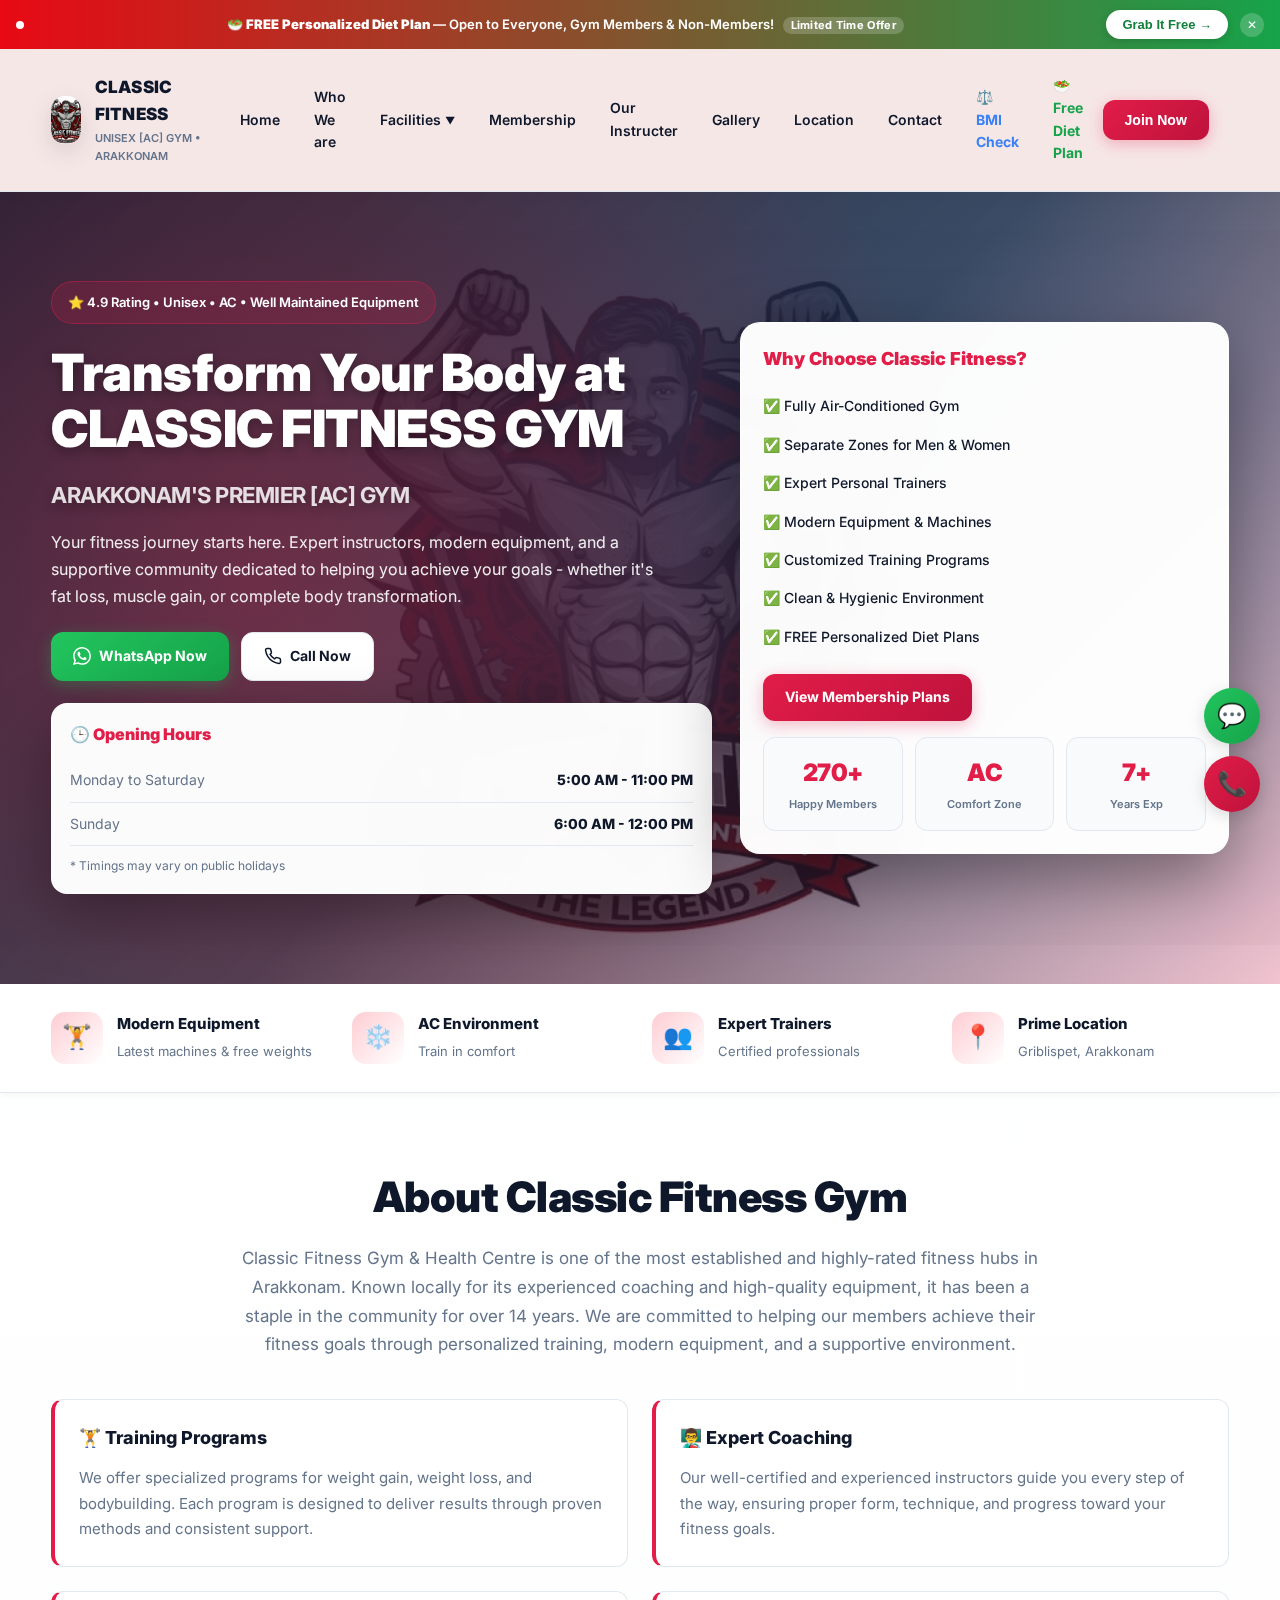
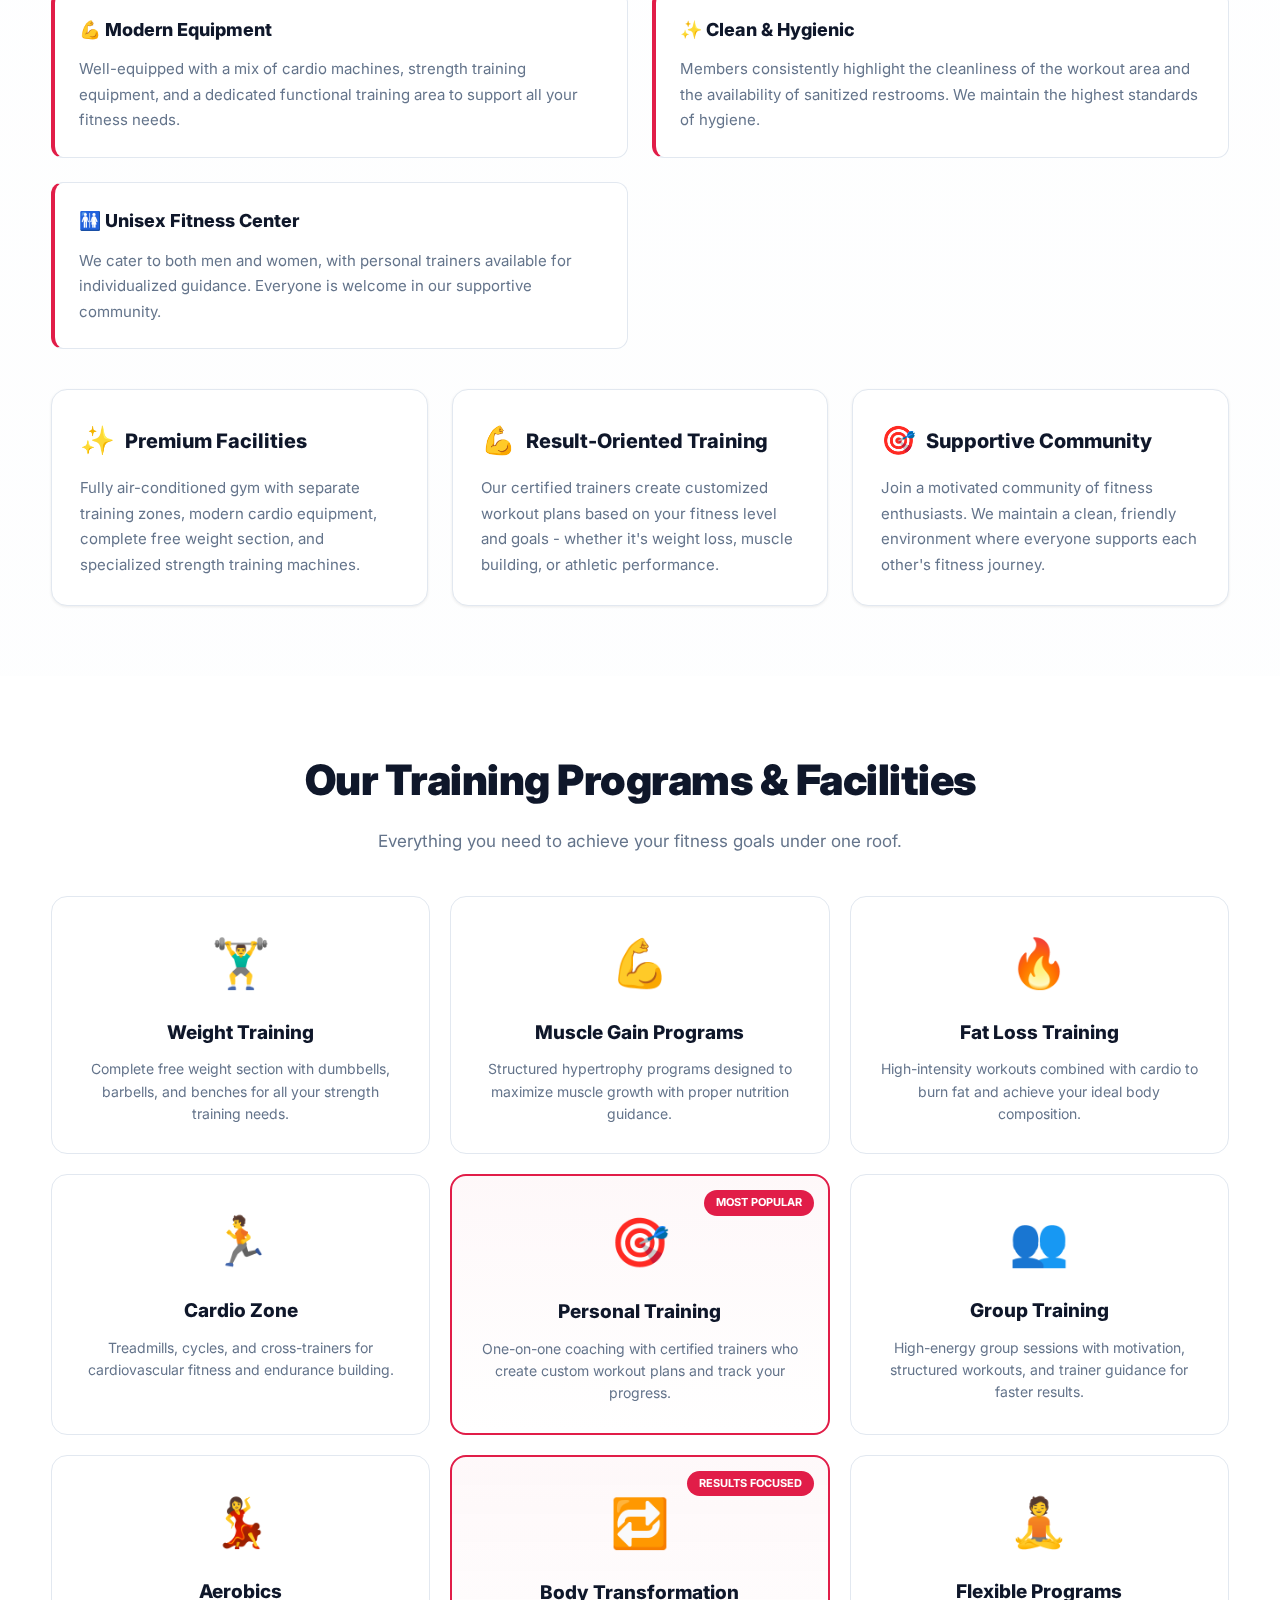
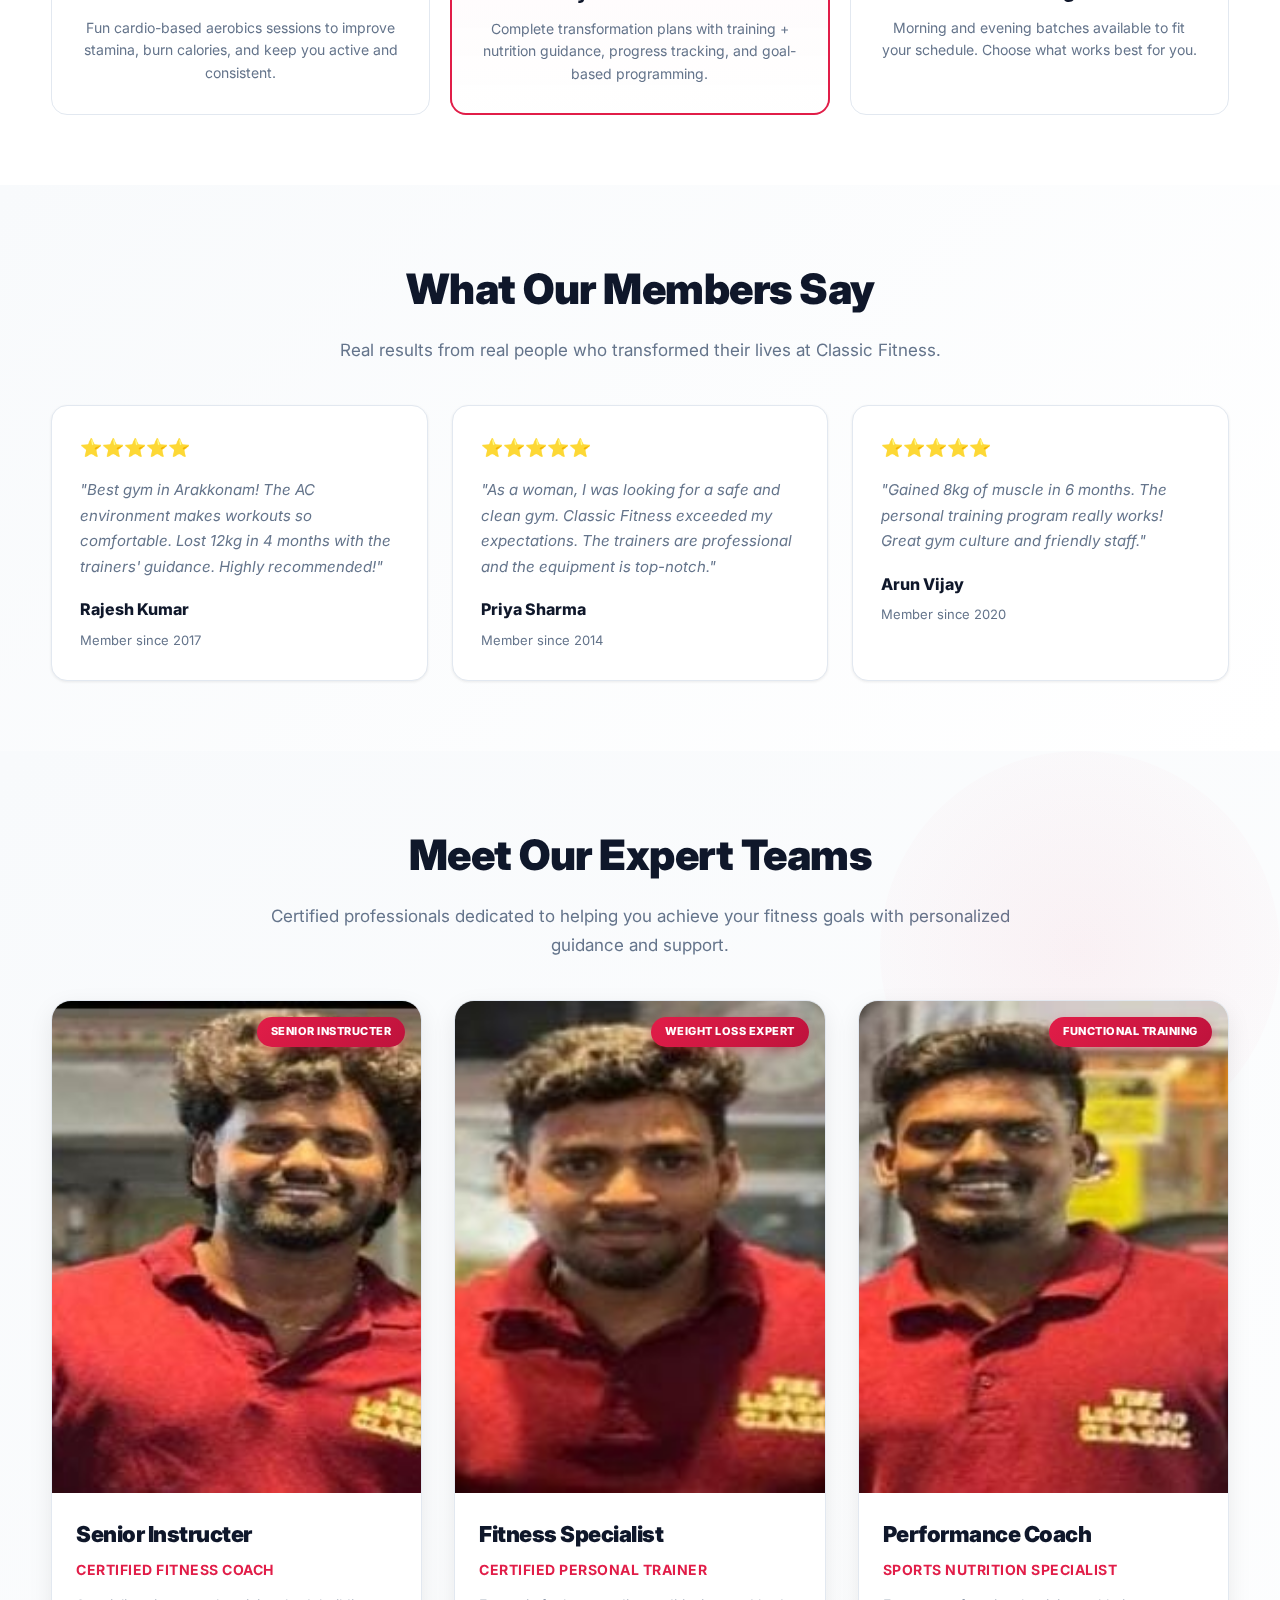
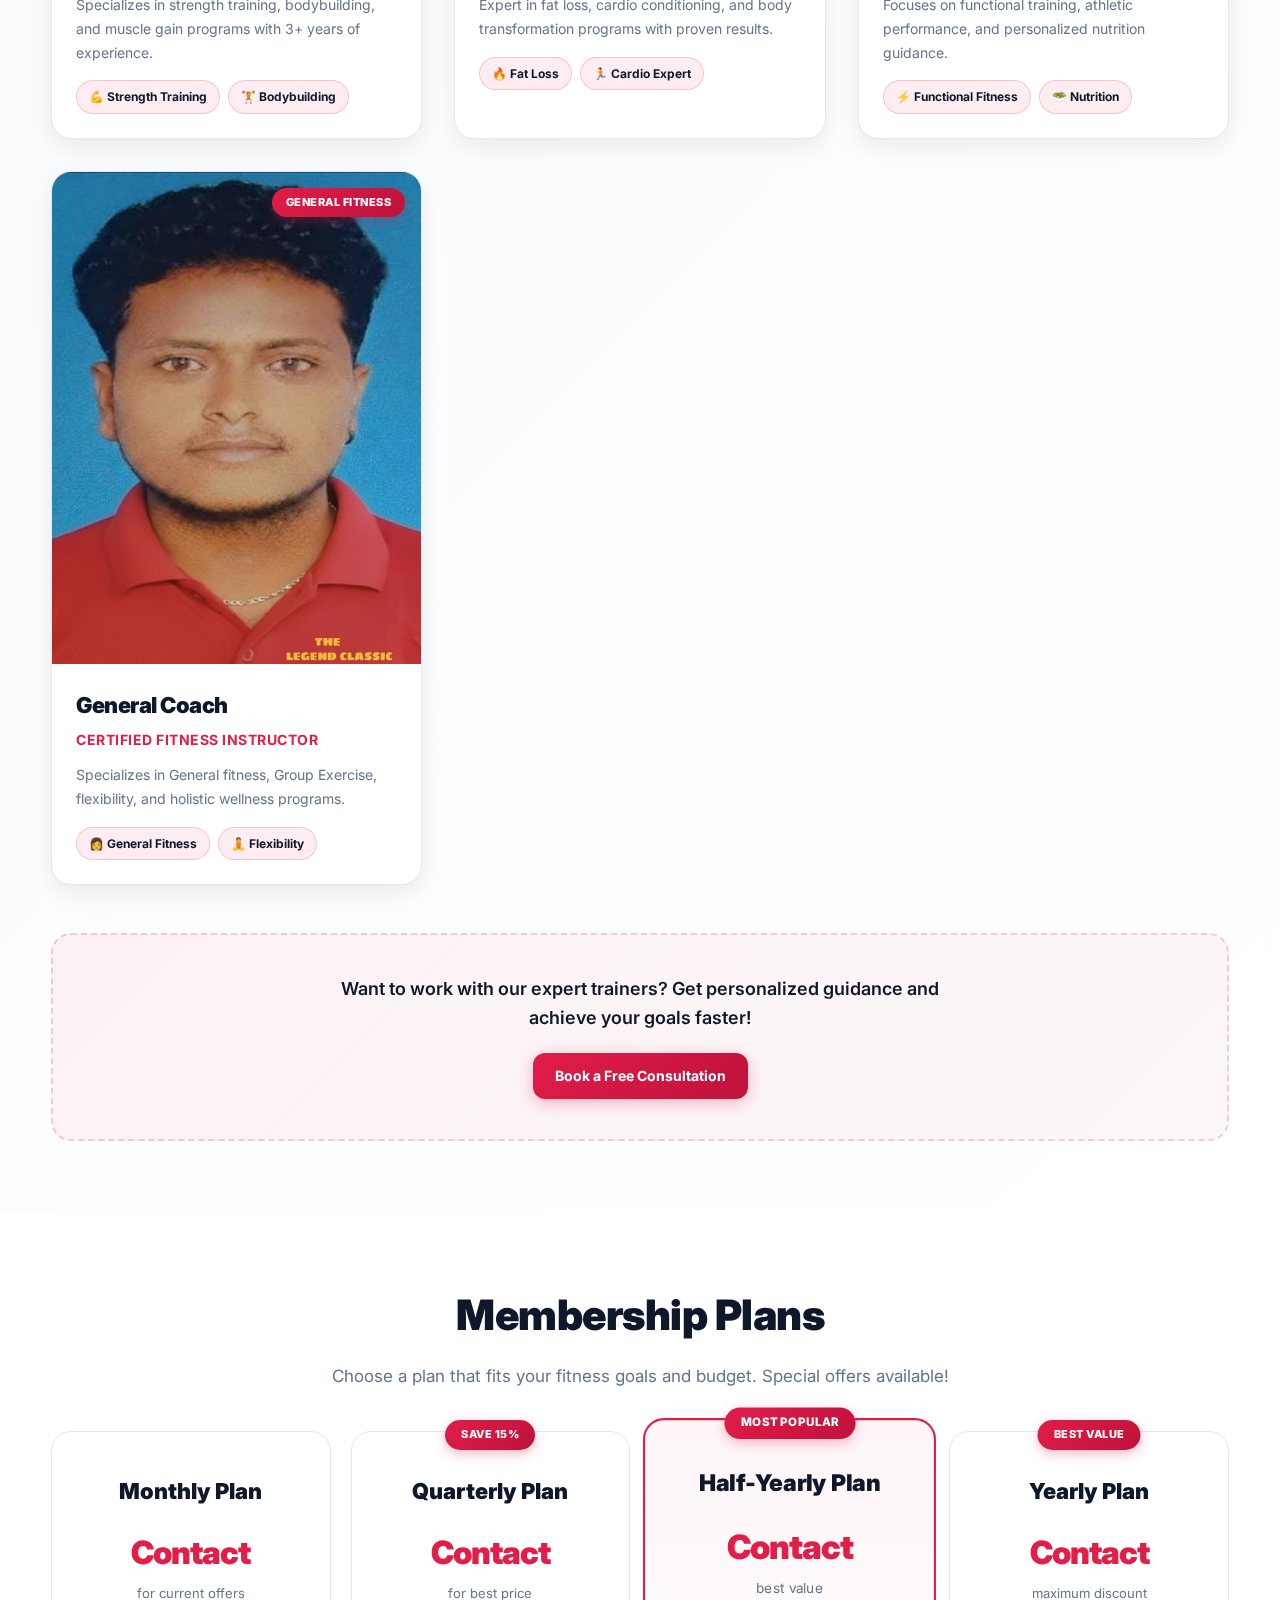
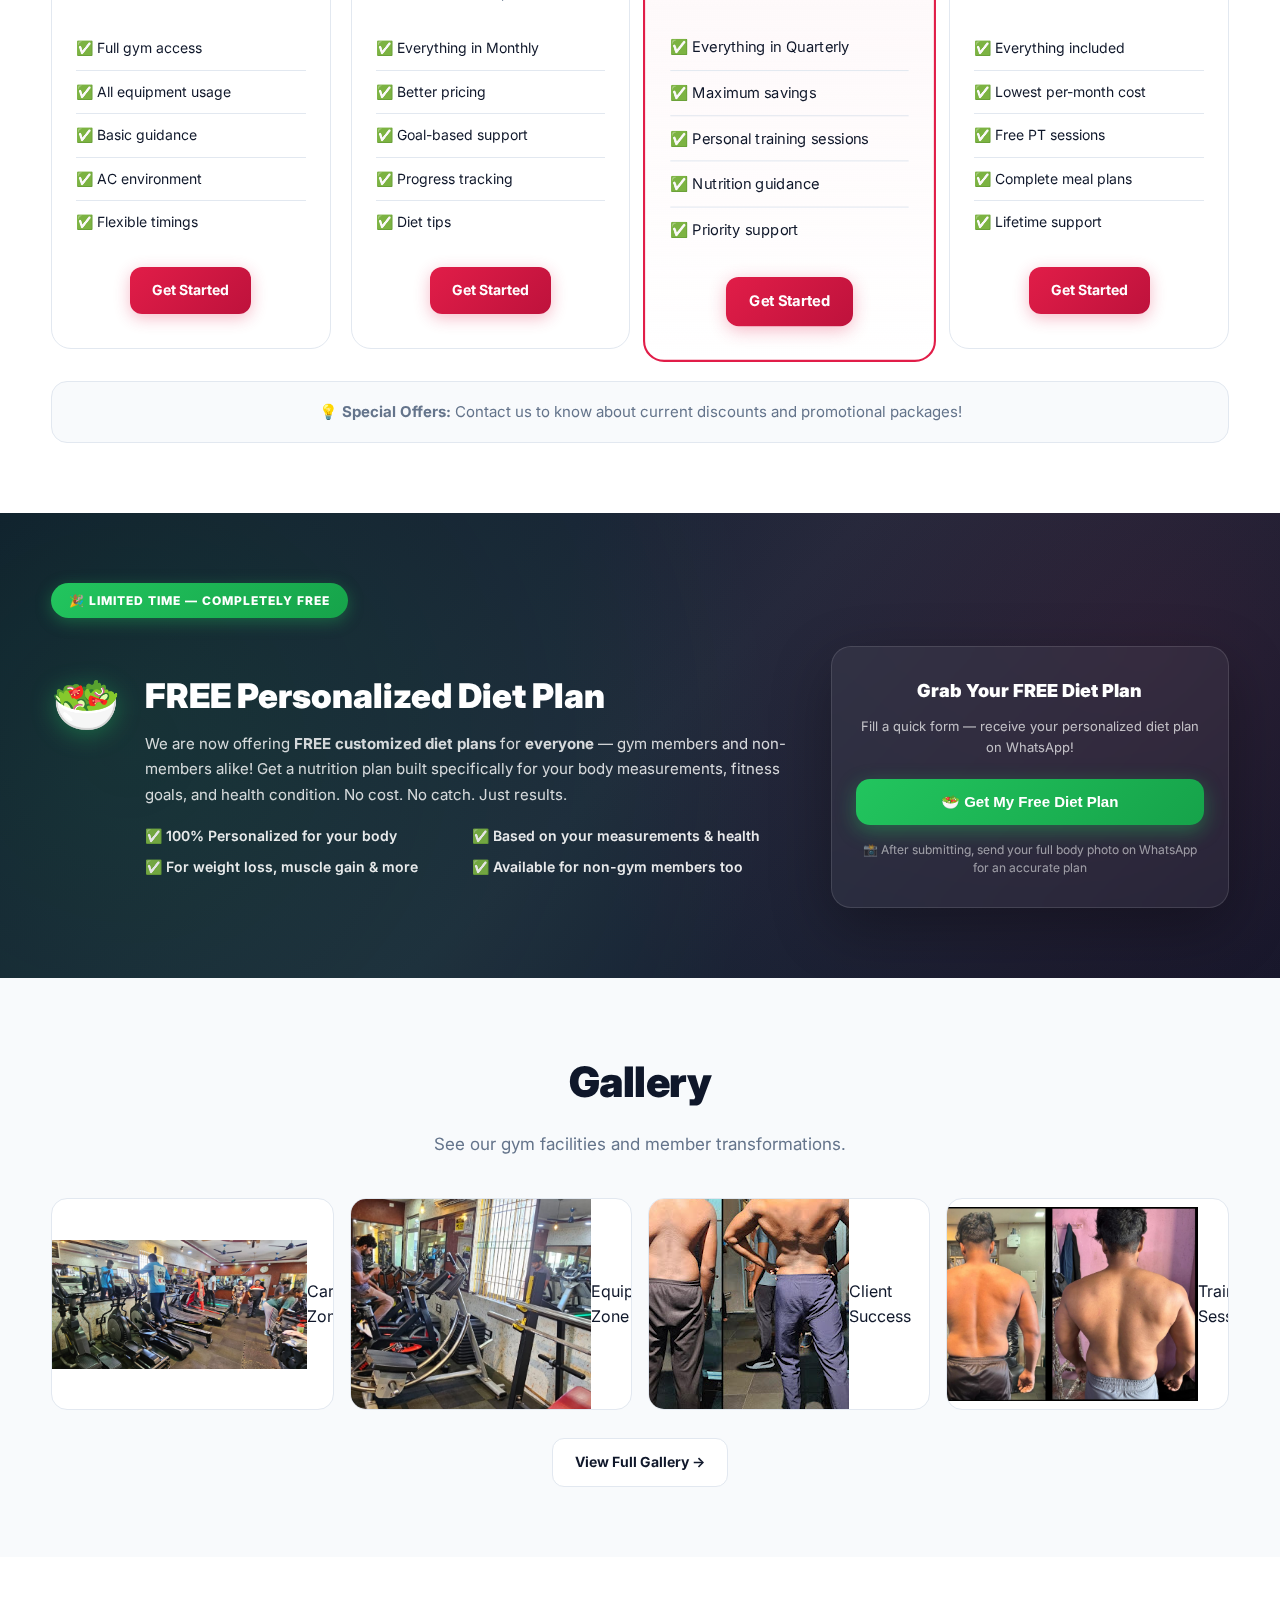
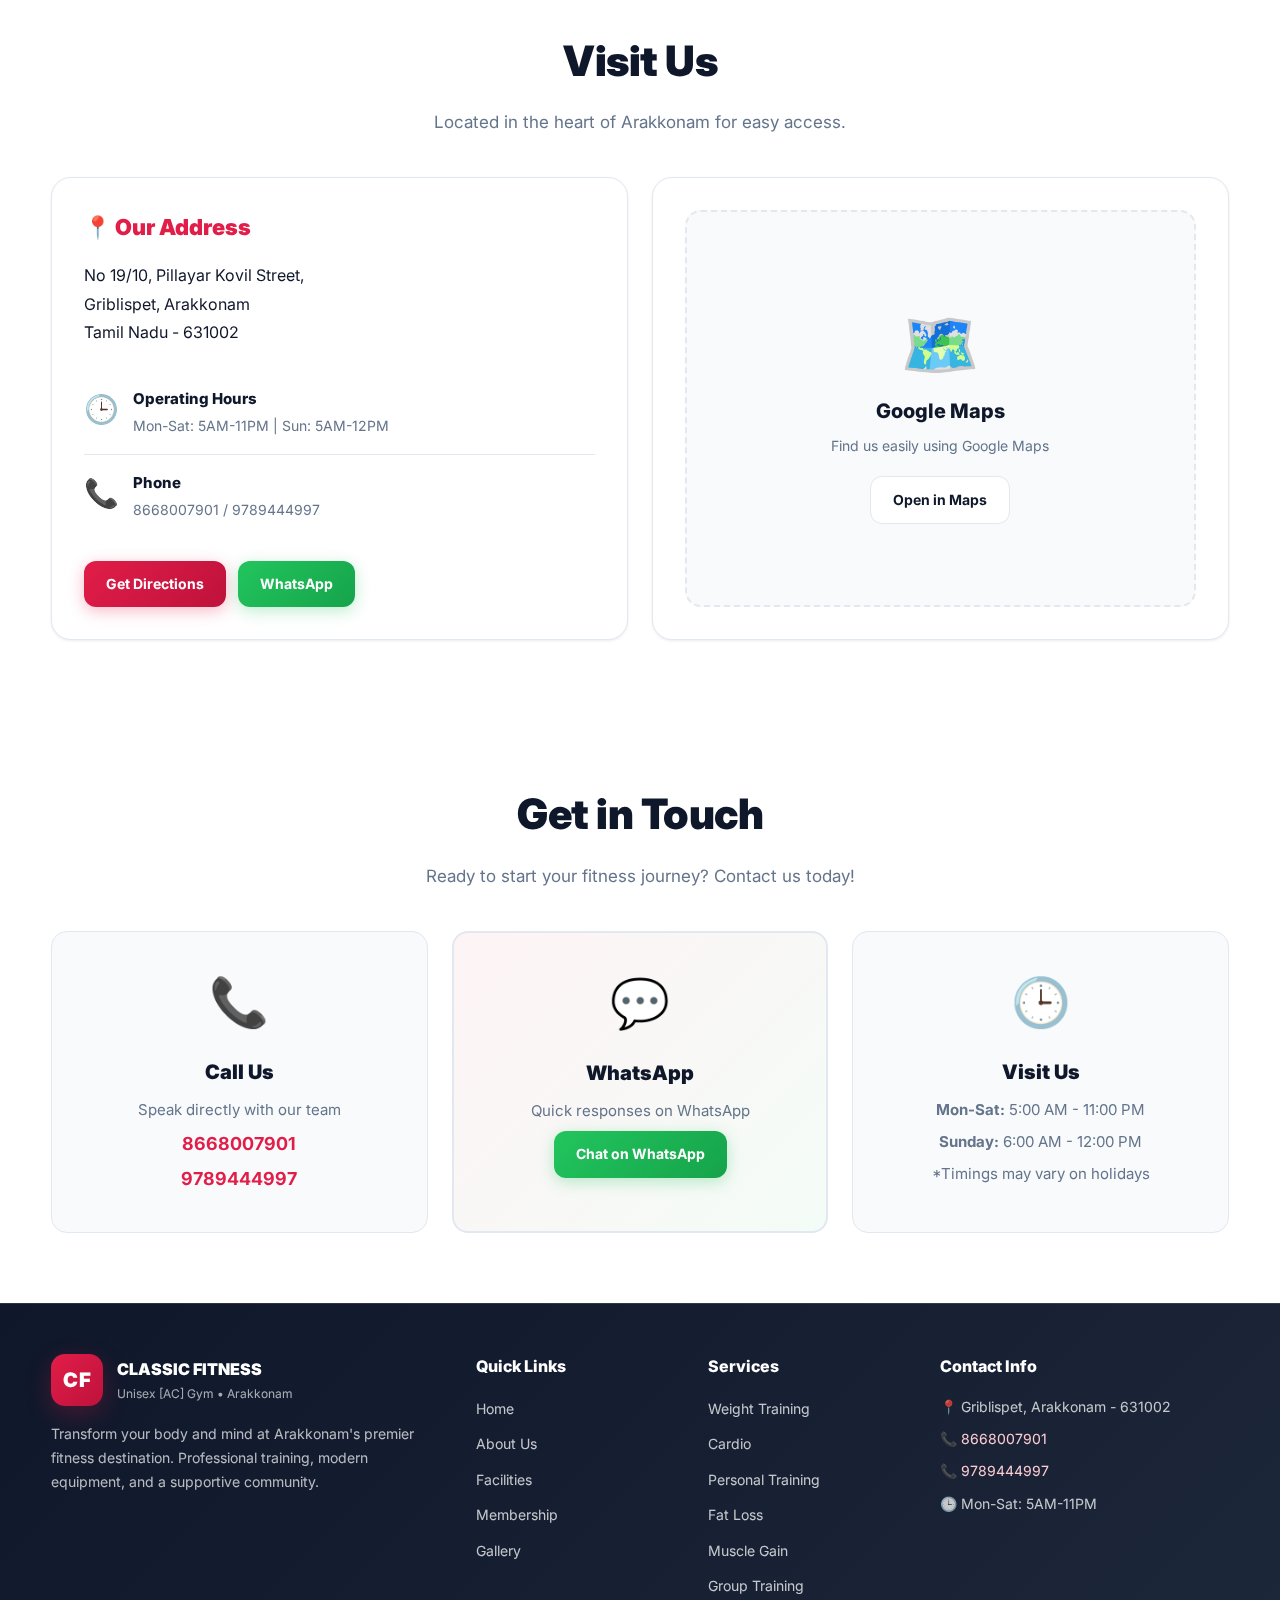
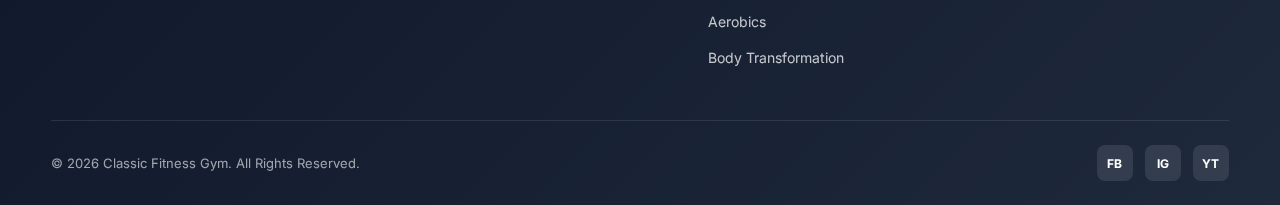
<file: index.html>
<!DOCTYPE html>
<html lang="en">
<head>
  <meta charset="UTF-8" />
  <meta name="viewport" content="width=device-width, initial-scale=1.0" />

  <meta name="google-site-verification" content="DQJsZLCOa95TAya85rtB26mcMBgnAXCesm6hqS0Fv9E" />

  <title>Classic Fitness Gym & Health Centre - Unisex [AC] Gym | Arakkonam</title>
  <meta name="description" content="Classic Fitness Gym & Health Centre - Premium Unisex [AC] Gym in Arakkonam. Fat loss, muscle gain, strength training, cardio & personal training. Call 8668007901 / 9789444997." />
  
  <!-- SEO Tags -->
  <meta name="keywords" content="gym in arakkonam, fitness center arakkonam, unisex gym, AC gym, personal training, weight loss, muscle gain" />
  <meta name="author" content="Classic Fitness Gym" />
  
  <!-- Open Graph for Social Media -->
  <meta property="og:title" content="Classic Fitness Gym - Unisex AC Gym in Arakkonam" />
  <meta property="og:description" content="Transform your body with professional training, modern equipment, and AC comfort" />
  <meta property="og:image" content="assets/img/hero.jpg" />

  <link rel="preconnect" href="https://fonts.googleapis.com">
  <link rel="preconnect" href="https://fonts.gstatic.com" crossorigin>
  <link href="https://fonts.googleapis.com/css2?family=Inter:wght@400;600;700;800;900&display=swap" rel="stylesheet">

  <link rel="stylesheet" href="assets/css/style.css" />
</head>

<body>

  <!-- ===== STICKY DIET PLAN ANNOUNCEMENT BAR (Option 3) ===== -->
  <div class="diet-announce-bar" id="dietAnnounceBar">
    <div class="diet-bar-inner">
      <span class="diet-bar-pulse"></span>
      <span class="diet-bar-text">
        🥗 <strong>FREE Personalized Diet Plan</strong> — Open to Everyone, Gym Members & Non-Members! 
        <span class="diet-bar-sub">Limited Time Offer</span>
      </span>
      <button class="diet-bar-btn" id="dietBarBtn">Grab It Free →</button>
      <button class="diet-bar-close" id="dietBarClose" aria-label="Close">✕</button>
    </div>
  </div>

  <!-- ===== Top Bar ===== -->
  <!-- <div class="topbar">
    <div class="container topbar-row">
      <div class="topbar-left">
        <span>📍 No 19/10, Pillayar Kovil Street, Griblispet, Arakkonam - 631002</span>
      </div>
      <div class="topbar-right">
        <a href="tel:8668007901">📞 8668007901</a>
        <span class="sep">|</span>
        <a href="tel:9789444997">📞 9789444997</a>
      </div>
    </div>
  </div> -->

  <!-- ===== Enhanced Navbar with Dropdowns ===== -->
  <header class="navbar" id="top">
    <div class="container nav-row">
      <a href="#home" class="brand">
        <div class="brand-logo">
          <img src="assets/img/logo-1.jpeg" alt="Classic Fitness Logo">
        </div>
        
        <div class="brand-text">
          <div class="brand-title">CLASSIC FITNESS</div>
          <div class="brand-sub">UNISEX [AC] GYM • ARAKKONAM</div>
        </div>
      </a>

      
      

      <nav class="nav-links" id="navLinks">
        <a href="#home" class="nav-link">Home</a>
        <a href="#about" class="nav-link">Who We are</a>
        
        <!-- Services Dropdown -->
        <div class="nav-dropdown">
          <a href="#services" class="nav-link dropdown-toggle">
            Facilities <span class="arrow">▼</span>
          </a>
          <div class="dropdown-menu">
            <a href="#services">Weight Training</a>
            <a href="#services">Cardio Zone</a>
            <a href="#services">Personal Training</a>
            <a href="#services">Fat Loss Programs</a>
            <a href="#services">Muscle Gain Programs</a>
            <a href="#services">Group Training</a>
            <a href="#services">Aerobics</a>
            <a href="#services">Body Transformation</a>

          </div>
        </div>

        <a href="#pricing" class="nav-link">Membership</a>

        <a href="#trainers" class="nav-link">Our Instructer</a>
        <a href="gallery.html" class="nav-link">Gallery</a>
        <a href="#location" class="nav-link">Location</a>
        <a href="#contact" class="nav-link">Contact</a>
        <a href="bmi.html" class="nav-link nav-link-bmi">⚖️ BMI Check</a>
        <a href="#diet-plan" class="nav-link nav-link-diet">🥗 Free Diet Plan</a>

        <button class="btn btn-primary" id="joinNowBtn">Join Now</button>

      </nav>

      <div class="nav-right">
        <a href="gallery.html" class="nav-quick nav-quick-gallery" aria-label="See Transformations">
          <span class="nav-quick-icon">✨</span>
          <span class="nav-quick-text">Transformations</span>
        </a>
      
        <button class="nav-toggle" id="navToggle" aria-label="Open Menu">
          <span></span>
          <span></span>
          <span></span>
        </button>
      </div>
    </div>
  </header>

  <!-- ===== Hero Section (Enhanced) ===== -->
  <section class="hero hero-banner" id="home">
    <!-- Optional: Add video background -->
    <!-- <video class="hero-video" autoplay muted loop playsinline>
      <source src="assets/videos/gym-bg.mp4" type="video/mp4">
    </video> -->

    <div class="container hero-wrap">
      <!-- Mobile Center Logo (Professional Overlay) -->
      <div class="mobile-hero-logo">
        <img src="assets/img/logo-1.jpeg" alt="Classic Fitness Gym Logo">
      </div>


      <div class="hero-left">
        <div class="chip chip-red">
          ⭐ 4.9 Rating • Unisex • AC • Well Maintained Equipment
        </div>
  
        <h1>
          Transform Your Body at<br />
          CLASSIC FITNESS GYM<br />
          <span class="hero-sub">ARAKKONAM'S PREMIER [AC] GYM</span>
        </h1>
  
        <p class="hero-desc">
          Your fitness journey starts here. Expert instructors, modern equipment, and a supportive 
          community dedicated to helping you achieve your goals - whether it's fat loss, muscle 
          gain, or complete body transformation.
        </p>
  
        <div class="hero-actions">
          <a class="btn btn-whatsapp" id="waBtn" target="_blank">
            <svg width="20" height="20" viewBox="0 0 24 24" fill="currentColor">
              <path d="M17.472 14.382c-.297-.149-1.758-.867-2.03-.967-.273-.099-.471-.148-.67.15-.197.297-.767.966-.94 1.164-.173.199-.347.223-.644.075-.297-.15-1.255-.463-2.39-1.475-.883-.788-1.48-1.761-1.653-2.059-.173-.297-.018-.458.13-.606.134-.133.298-.347.446-.52.149-.174.198-.298.298-.497.099-.198.05-.371-.025-.52-.075-.149-.669-1.612-.916-2.207-.242-.579-.487-.5-.669-.51-.173-.008-.371-.01-.57-.01-.198 0-.52.074-.792.372-.272.297-1.04 1.016-1.04 2.479 0 1.462 1.065 2.875 1.213 3.074.149.198 2.096 3.2 5.077 4.487.709.306 1.262.489 1.694.625.712.227 1.36.195 1.871.118.571-.085 1.758-.719 2.006-1.413.248-.694.248-1.289.173-1.413-.074-.124-.272-.198-.57-.347m-5.421 7.403h-.004a9.87 9.87 0 01-5.031-1.378l-.361-.214-3.741.982.998-3.648-.235-.374a9.86 9.86 0 01-1.51-5.26c.001-5.45 4.436-9.884 9.888-9.884 2.64 0 5.122 1.03 6.988 2.898a9.825 9.825 0 012.893 6.994c-.003 5.45-4.437 9.884-9.885 9.884m8.413-18.297A11.815 11.815 0 0012.05 0C5.495 0 .16 5.335.157 11.892c0 2.096.547 4.142 1.588 5.945L.057 24l6.305-1.654a11.882 11.882 0 005.683 1.448h.005c6.554 0 11.89-5.335 11.893-11.893a11.821 11.821 0 00-3.48-8.413Z"/>
            </svg>
            WhatsApp Now
          </a>
          <a class="btn btn-outline" href="tel:8668007901">
            <svg width="18" height="18" viewBox="0 0 24 24" fill="none" stroke="currentColor" stroke-width="2">
              <path d="M22 16.92v3a2 2 0 0 1-2.18 2 19.79 19.79 0 0 1-8.63-3.07 19.5 19.5 0 0 1-6-6 19.79 19.79 0 0 1-3.07-8.67A2 2 0 0 1 4.11 2h3a2 2 0 0 1 2 1.72 12.84 12.84 0 0 0 .7 2.81 2 2 0 0 1-.45 2.11L8.09 9.91a16 16 0 0 0 6 6l1.27-1.27a2 2 0 0 1 2.11-.45 12.84 12.84 0 0 0 2.81.7A2 2 0 0 1 22 16.92z"/>
            </svg>
            Call Now
          </a>
          <a href="bmi.html" class="btn btn-outline btn-bmi-hero">
            ⚖️ BMI Check
          </a>
          <button class="btn-join-mobile" onclick="document.getElementById('joinModal').classList.add('active'); document.body.style.overflow='hidden';">
            <i class="fas fa-user-plus"></i> Join Now
        </button>
        </div>

        <!-- ===== HERO DIET PLAN STRIP (Option 1 - Mobile visible) ===== -->
        <button class="hero-diet-strip" id="heroDietBtn">
          <span class="hero-diet-strip-icon">🥗</span>
          <span class="hero-diet-strip-text">
            <strong>FREE Diet Plan for Everyone</strong>
            <span>Tap here — Get yours on WhatsApp!</span>
          </span>
          <span class="hero-diet-strip-arrow">→</span>
        </button>
  
        <div class="timings-card timings-strong">
          <div class="timings-title">🕒 Opening Hours</div>
          <div class="timings-row">
            <div class="label">Monday to Saturday</div>
            <div class="value">5:00 AM - 11:00 PM</div>
          </div>
          <div class="timings-row">
            <div class="label">Sunday</div>
            <div class="value">6:00 AM - 12:00 PM</div>
          </div>
          <div class="timings-note">* Timings may vary on public holidays</div>
        </div>
      </div>
  
      <div class="hero-right">
        <div class="hero-card hero-card-strong">
          <div class="hero-card-title">Why Choose Classic Fitness?</div>
          <ul class="ticks">
            <li>✅ Fully Air-Conditioned Gym</li>
            <li>✅ Separate Zones for Men & Women</li>
            <li>✅ Expert Personal Trainers</li>
            <li>✅ Modern Equipment & Machines</li>
            <li>✅ Customized Training Programs</li>
            <li>✅ Clean & Hygienic Environment</li>
            <li>✅ FREE Personalized Diet Plans</li>
          </ul>
  
          <div class="hero-card-footer">
            <a href="#pricing" class="btn btn-primary">View Membership Plans</a>
          </div>
  
          <div class="stats">
            <div class="stat">
              <div class="stat-num">500+</div>
              <div class="stat-label">Happy Members</div>
            </div>
            <div class="stat">
              <div class="stat-num">AC</div>
              <div class="stat-label">Comfort Zone</div>
            </div>
            <div class="stat">
              <div class="stat-num">14+</div>
              <div class="stat-label">Years Exp</div>
            </div>
          </div>
        </div>
      </div>
    </div>
  </section>

  <!-- ===== Highlights Bar ===== -->
  <section class="highlights-bar">
    <div class="container">
      <div class="highlights-grid">
        <div class="highlight-item">
          <span class="highlight-icon">🏋️</span>
          <div class="highlight-text">
            <strong>Modern Equipment</strong>
            <span>Latest machines & free weights</span>
          </div>
        </div>
        <div class="highlight-item">
          <span class="highlight-icon">❄️</span>
          <div class="highlight-text">
            <strong>AC Environment</strong>
            <span>Train in comfort</span>
          </div>
        </div>
        <div class="highlight-item">
          <span class="highlight-icon">👥</span>
          <div class="highlight-text">
            <strong>Expert Trainers</strong>
            <span>Certified professionals</span>
          </div>
        </div>
        <div class="highlight-item">
          <span class="highlight-icon">📍</span>
          <div class="highlight-text">
            <strong>Prime Location</strong>
            <span>Griblispet, Arakkonam</span>
          </div>
        </div>
      </div>
    </div>
  </section>

  <!-- ===== About ===== -->
<section class="section" id="about">
  <div class="container">
    <div class="section-head">
      <h2>About Classic Fitness Gym</h2>
      <p>
        Classic Fitness Gym & Health Centre is one of the most established and highly-rated fitness 
        hubs in Arakkonam. Known locally for its experienced coaching and high-quality equipment, it has 
        been a staple in the community for over 14 years. We are committed to helping our members achieve 
        their fitness goals through personalized training, modern equipment, and a supportive environment.
      </p>
    </div>

    <div class="about-features">
      <div class="about-feature">
        <h4>🏋️ Training Programs</h4>
        <p>
          We offer specialized programs for weight gain, weight loss, and bodybuilding. Each program 
          is designed to deliver results through proven methods and consistent support.
        </p>
      </div>
      
      <div class="about-feature">
        <h4>👨‍🏫 Expert Coaching</h4>
        <p>
          Our well-certified and experienced instructors guide you every step of the way, ensuring 
          proper form, technique, and progress toward your fitness goals.
        </p>
      </div>
      
      <div class="about-feature">
        <h4>💪 Modern Equipment</h4>
        <p>
          Well-equipped with a mix of cardio machines, strength training equipment, and a dedicated 
          functional training area to support all your fitness needs.
        </p>
      </div>
      
      <div class="about-feature">
        <h4>✨ Clean & Hygienic</h4>
        <p>
          Members consistently highlight the cleanliness of the workout area and the availability of 
          sanitized restrooms. We maintain the highest standards of hygiene.
        </p>
      </div>
      
      <div class="about-feature">
        <h4>🚻 Unisex Fitness Center</h4>
        <p>
          We cater to both men and women, with personal trainers available for individualized guidance. 
          Everyone is welcome in our supportive community.
        </p>
      </div>
    </div>

    <div class="cards-3">
      <div class="card">
        <h3>
          <span class="card-icon">✨</span>
          Premium Facilities
        </h3>
        <p>
          Fully air-conditioned gym with separate training zones, modern cardio equipment, 
          complete free weight section, and specialized strength training machines.
        </p>
      </div>
      <div class="card">
        <h3>
          <span class="card-icon">💪</span>
          Result-Oriented Training
        </h3>
        <p>
          Our certified trainers create customized workout plans based on your fitness level 
          and goals - whether it's weight loss, muscle building, or athletic performance.
        </p>
      </div>
      <div class="card">
        <h3>
          <span class="card-icon">🎯</span>
          Supportive Community
        </h3>
        <p>
          Join a motivated community of fitness enthusiasts. We maintain a clean, friendly 
          environment where everyone supports each other's fitness journey.
        </p>
      </div>
    </div>
  </div>
</section>

  <!-- ===== Services/Facilities ===== -->
  <section class="section section-alt" id="services">
    <div class="container">
      <div class="section-head">
        <h2>Our Training Programs & Facilities</h2>
        <p>Everything you need to achieve your fitness goals under one roof.</p>
      </div>

      <div class="services-grid">
        <div class="service-card">
          <div class="service-icon">🏋️‍♂️</div>
          <h3>Weight Training</h3>
          <p>Complete free weight section with dumbbells, barbells, and benches for all your strength training needs.</p>
        </div>

        <div class="service-card">
          <div class="service-icon">💪</div>
          <h3>Muscle Gain Programs</h3>
          <p>Structured hypertrophy programs designed to maximize muscle growth with proper nutrition guidance.</p>
        </div>

        <div class="service-card">
          <div class="service-icon">🔥</div>
          <h3>Fat Loss Training</h3>
          <p>High-intensity workouts combined with cardio to burn fat and achieve your ideal body composition.</p>
        </div>

        <div class="service-card">
          <div class="service-icon">🏃</div>
          <h3>Cardio Zone</h3>
          <p>Treadmills, cycles, and cross-trainers for cardiovascular fitness and endurance building.</p>
        </div>

        <div class="service-card featured">
          <div class="service-icon">🎯</div>
          <h3>Personal Training</h3>
          <p>One-on-one coaching with certified trainers who create custom workout plans and track your progress.</p>
          <span class="badge-service">Most Popular</span>
        </div>

        <div class="service-card">
          <div class="service-icon">👥</div>
          <h3>Group Training</h3>
          <p>High-energy group sessions with motivation, structured workouts, and trainer guidance for faster results.</p>
        </div>
        
        <div class="service-card">
          <div class="service-icon">💃</div>
          <h3>Aerobics</h3>
          <p>Fun cardio-based aerobics sessions to improve stamina, burn calories, and keep you active and consistent.</p>
        </div>
        
        
        <div class="service-card featured">
          <div class="service-icon">🔁</div>
          <h3>Body Transformation</h3>
          <p>Complete transformation plans with training + nutrition guidance, progress tracking, and goal-based programming.</p>
          <span class="badge-service">Results Focused</span>
        </div>
        

        <div class="service-card">
          <div class="service-icon">🧘</div>
          <h3>Flexible Programs</h3>
          <p>Morning and evening batches available to fit your schedule. Choose what works best for you.</p>
        </div>
      </div>
    </div>
  </section>

  <!-- ===== Testimonials Section (NEW) ===== -->
  <section class="section testimonials-section">
    <div class="container">
      <div class="section-head">
        <h2>What Our Members Say</h2>
        <p>Real results from real people who transformed their lives at Classic Fitness.</p>
      </div>

      <div class="testimonials-grid">
        <div class="testimonial-card">
          <div class="testimonial-rating">⭐⭐⭐⭐⭐</div>
          <p class="testimonial-text">
            "Best gym in Arakkonam! The AC environment makes workouts so comfortable. Lost 12kg 
            in 4 months with the trainers' guidance. Highly recommended!"
          </p>
          <div class="testimonial-author">
            <strong>Rajesh Kumar</strong>
            <span>Member since 2017</span>
          </div>
        </div>

        <div class="testimonial-card">
          <div class="testimonial-rating">⭐⭐⭐⭐⭐</div>
          <p class="testimonial-text">
            "As a woman, I was looking for a safe and clean gym. Classic Fitness exceeded my 
            expectations. The trainers are professional and the equipment is top-notch."
          </p>
          <div class="testimonial-author">
            <strong>Priya Sharma</strong>
            <span>Member since 2014</span>
          </div>
        </div>

        <div class="testimonial-card">
          <div class="testimonial-rating">⭐⭐⭐⭐⭐</div>
          <p class="testimonial-text">
            "Gained 8kg of muscle in 6 months. The personal training program really works! 
            Great gym culture and friendly staff."
          </p>
          <div class="testimonial-author">
            <strong>Arun Vijay</strong>
            <span>Member since 2020</span>
          </div>
        </div>
      </div>
    </div>
  </section>


  <!-- ===== Our Expert Trainers ===== -->
  <section class="section trainers-section" id="trainers">
    <div class="container">
      <div class="section-head">
        <h2>Meet Our Expert Teams</h2>
        <p>Certified professionals dedicated to helping you achieve your fitness goals with personalized guidance and support.</p>
      </div>

      <div class="trainers-grid">
        <!-- Trainer 1 -->
        <div class="trainer-card">
          <div class="trainer-img-wrap">
            <img src="assets/img/Trainer-1.jpeg" alt="Head Trainer - Classic Fitness Gym">
            <div class="trainer-overlay">
              <span class="trainer-badge">Senior Instructer</span>
            </div>
          </div>
          <div class="trainer-info">
            <h3>Senior Instructer</h3>
            <p class="trainer-title">Certified Fitness Coach</p>
            <p class="trainer-desc">Specializes in strength training, bodybuilding, and muscle gain programs with 3+ years of experience.</p>
            <div class="trainer-specialties">
              <span class="specialty-tag">💪 Strength Training</span>
              <span class="specialty-tag">🏋️ Bodybuilding</span>
            </div>
          </div>
        </div>

        <!-- Trainer 2 -->
        <div class="trainer-card">
          <div class="trainer-img-wrap">
            <img src="assets/img/Trainer-2.jpeg" alt="Weight Loss Specialist - Classic Fitness Gym">
            <div class="trainer-overlay">
              <span class="trainer-badge">Weight Loss Expert</span>
            </div>
          </div>
          <div class="trainer-info">
            <h3>Fitness Specialist</h3>
            <p class="trainer-title">Certified Personal Trainer</p>
            <p class="trainer-desc">Expert in fat loss, cardio conditioning, and body transformation programs with proven results.</p>
            <div class="trainer-specialties">
              <span class="specialty-tag">🔥 Fat Loss</span>
              <span class="specialty-tag">🏃 Cardio Expert</span>
            </div>
          </div>
        </div>

        <!-- Trainer 3 - Add if you have Trainer-3.jpeg -->
        <div class="trainer-card">
          <div class="trainer-img-wrap">
            <img src="assets/img/Trainer-3.jpeg" alt="Functional Training Coach - Classic Fitness Gym">
            <div class="trainer-overlay">
              <span class="trainer-badge">Functional Training</span>
            </div>
          </div>
          <div class="trainer-info">
            <h3>Performance Coach</h3>
            <p class="trainer-title">Sports Nutrition Specialist</p>
            <p class="trainer-desc">Focuses on functional training, athletic performance, and personalized nutrition guidance.</p>
            <div class="trainer-specialties">
              <span class="specialty-tag">⚡ Functional Fitness</span>
              <span class="specialty-tag">🥗 Nutrition</span>
            </div>
          </div>
        </div>

        <!-- Trainer 4 - Add if you have Trainer-4.jpeg -->
        <div class="trainer-card">
          <div class="trainer-img-wrap">
            <img src="assets/img/Trainer-4.jpeg" alt="Women's Fitness Coach - Classic Fitness Gym">
            <div class="trainer-overlay">
              <span class="trainer-badge">General Fitness</span>
            </div>
          </div>
          <div class="trainer-info">
            <h3>General Coach</h3>
            <p class="trainer-title">Certified Fitness Instructor</p>
            <p class="trainer-desc">Specializes in General fitness, Group Exercise, flexibility, and holistic wellness programs.</p>
            <div class="trainer-specialties">
              <span class="specialty-tag">👩 General Fitness</span>
              <span class="specialty-tag">🧘 Flexibility</span>
            </div>
          </div>
        </div>
      </div>

      <!-- Call to Action -->
      <div class="trainers-cta">
        <p>Want to work with our expert trainers? Get personalized guidance and achieve your goals faster!</p>
        <a href="#contact" class="btn btn-primary">Book a Free Consultation</a>
      </div>
    </div>
  </section>
  <!-- Trainers End -->

  <!-- ===== Pricing/Membership ===== -->
  <section class="section section-alt" id="pricing">
    <div class="container">
      <div class="section-head">
        <h2>Membership Plans</h2>
        <p>Choose a plan that fits your fitness goals and budget. Special offers available!</p>
      </div>

      <div class="pricing-grid">
        <div class="price-card">
          <h3>Monthly Plan</h3>
          <div class="price-tag">
            <span class="price-amount">Contact</span>
            <span class="price-period">for current offers</span>
          </div>
          <ul class="price-features">
            <li>✅ Full gym access</li>
            <li>✅ All equipment usage</li>
            <li>✅ Basic guidance</li>
            <li>✅ AC environment</li>
            <li>✅ Flexible timings</li>
          </ul>
          <a class="btn btn-primary" href="#contact">Get Started</a>
        </div>

        <div class="price-card">
          <div class="badge">SAVE 15%</div>
          <h3>Quarterly Plan</h3>
          <div class="price-tag">
            <span class="price-amount">Contact</span>
            <span class="price-period">for best price</span>
          </div>
          <ul class="price-features">
            <li>✅ Everything in Monthly</li>
            <li>✅ Better pricing</li>
            <li>✅ Goal-based support</li>
            <li>✅ Progress tracking</li>
            <li>✅ Diet tips</li>
          </ul>
          <a class="btn btn-primary" href="#contact">Get Started</a>
        </div>

        <div class="price-card featured-plan">
          <div class="badge">MOST POPULAR</div>
          <h3>Half-Yearly Plan</h3>
          <div class="price-tag">
            <span class="price-amount">Contact</span>
            <span class="price-period">best value</span>
          </div>
          <ul class="price-features">
            <li>✅ Everything in Quarterly</li>
            <li>✅ Maximum savings</li>
            <li>✅ Personal training sessions</li>
            <li>✅ Nutrition guidance</li>
            <li>✅ Priority support</li>
          </ul>
          <a class="btn btn-primary" href="#contact">Get Started</a>
        </div>

        <div class="price-card">
          <div class="badge">BEST VALUE</div>
          <h3>Yearly Plan</h3>
          <div class="price-tag">
            <span class="price-amount">Contact</span>
            <span class="price-period">maximum discount</span>
          </div>
          <ul class="price-features">
            <li>✅ Everything included</li>
            <li>✅ Lowest per-month cost</li>
            <li>✅ Free PT sessions</li>
            <li>✅ Complete meal plans</li>
            <li>✅ Lifetime support</li>
          </ul>
          <a class="btn btn-primary" href="#contact">Get Started</a>
        </div>
      </div>

      <div class="pricing-note">
        <p>💡 <strong>Special Offers:</strong> Contact us to know about current discounts and promotional packages!</p>
      </div>
    </div>
  </section>


  
  


  <!-- ===== FREE DIET PLAN ANNOUNCEMENT ===== -->
  <section class="diet-announce-section" id="diet-plan">
    <div class="container">
      <div class="diet-announce-wrap">

        <div class="diet-announce-badge">🎉 LIMITED TIME — COMPLETELY FREE</div>

        <div class="diet-announce-body">
          <div class="diet-announce-left">
            <div class="diet-announce-icon">🥗</div>
            <div class="diet-announce-text">
              <h2>FREE Personalized Diet Plan</h2>
              <p>
                We are now offering <strong>FREE customized diet plans</strong> for 
                <strong>everyone</strong> — gym members and non-members alike! 
                Get a nutrition plan built specifically for your body measurements, 
                fitness goals, and health condition. No cost. No catch. Just results.
              </p>
              <ul class="diet-perks">
                <li>✅ 100% Personalized for your body</li>
                <li>✅ Based on your measurements & health</li>
                <li>✅ For weight loss, muscle gain & more</li>
                <li>✅ Available for non-gym members too</li>
              </ul>
            </div>
          </div>
          <div class="diet-announce-right">
            <div class="diet-announce-card">
              <div class="diet-announce-card-title">Grab Your FREE Diet Plan</div>
              <p class="diet-announce-card-sub">Fill a quick form — receive your personalized diet plan on WhatsApp!</p>
              <button class="btn btn-primary diet-plan-btn" id="dietPlanBtn">
                🥗 Get My Free Diet Plan
              </button>
              <div class="diet-announce-note">
                📸 After submitting, send your full body photo on WhatsApp for an accurate plan
              </div>
            </div>
          </div>
        </div>

      </div>
    </div>
  </section>

<!-- ===== Gallery Preview ===== -->

  <!-- ===== Gallery Preview ===== -->
  <section class="section gallery-preview" id="gallery">
    <div class="container">
      <div class="section-head">
        <h2>Gallery</h2>
        <p>See our gym facilities and member transformations.</p>
      </div>

      <!-- REPLACE THE GALLERY PREVIEW GRID WITH THIS -->
      <div class="preview-grid">
        <div class="preview-item">
          <img src="assets/img/gallery/cardio-zone-1.jpeg" alt="Cardio Area">
          <div class="preview-overlay">
            <span>Cardio Zone</span>
          </div>
        </div>
        
        <div class="preview-item">
          <img src="assets/img/gallery/cardio-zone-2.jpeg" alt="Equipment Zone">
          <div class="preview-overlay">
            <span>Equipment Zone</span>
          </div>
        </div>
        
        <div class="preview-item">
          <img src="assets/img/gallery/transformation-1.jpeg" alt="Transformation">
          <div class="preview-overlay">
            <span>Client Success</span>
          </div>
        </div>
        
        <div class="preview-item">
          <img src="assets/img/gallery/transformation-5.jpeg" alt="Training">
          <div class="preview-overlay">
            <span>Training Session</span>
          </div>
        </div>
      </div>

      <div class="gallery-cta-btn">
        <a href="gallery.html" class="btn btn-outline">View Full Gallery →</a>
      </div>
    </div>
  </section>

  <!-- ===== Location ===== -->
  <section class="section section-alt" id="location">
    <div class="container">
      <div class="section-head">
        <h2>Visit Us</h2>
        <p>Located in the heart of Arakkonam for easy access.</p>
      </div>

      <div class="location-grid">
        <div class="location-card">
          <h3>📍 Our Address</h3>
          <p class="address-text">
            No 19/10, Pillayar Kovil Street,<br />
            Griblispet, Arakkonam<br />
            Tamil Nadu - 631002
          </p>

          <div class="location-info">
            <div class="info-item">
              <span class="info-icon">🕒</span>
              <div>
                <strong>Operating Hours</strong>
                <p>Mon-Sat: 5AM-11PM | Sun: 5AM-12PM</p>
              </div>
            </div>
            <div class="info-item">
              <span class="info-icon">📞</span>
              <div>
                <strong>Phone</strong>
                <p>8668007901 / 9789444997</p>
              </div>
            </div>
          </div>

          <div class="location-actions">
            <a class="btn btn-primary" id="dirBtn" href="#" target="_blank">
              Get Directions
            </a>
            <a class="btn btn-whatsapp" id="waBtn2" href="#" target="_blank">
              WhatsApp
            </a>
          </div>
        </div>

        <div class="map-card">
          <div class="map-placeholder">
            <div class="map-embed-info">
              <span class="map-icon">🗺️</span>
              <h4>Google Maps</h4>
              <p>Find us easily using Google Maps</p>
              <a href="https://www.google.com/maps/search/?api=1&query=No+19%2F10%2C+Pillayar+Kovil+Street%2C+Griblispet%2C+Arakkonam+631002" 
                 target="_blank" class="btn btn-outline">
                Open in Maps
              </a>
            </div>
          </div>
        </div>
      </div>
    </div>
  </section>

  <!-- ===== Contact ===== -->
  <section class="section contact-section" id="contact">
    <div class="container">
      <div class="section-head">
        <h2>Get in Touch</h2>
        <p>Ready to start your fitness journey? Contact us today!</p>
      </div>

      <div class="contact-grid">
        <div class="contact-card">
          <div class="contact-icon">📞</div>
          <h3>Call Us</h3>
          <p>Speak directly with our team</p>
          <a href="tel:8668007901" class="contact-link">8668007901</a>
          <a href="tel:9789444997" class="contact-link">9789444997</a>
        </div>

        <div class="contact-card featured-contact">
          <div class="contact-icon">💬</div>
          <h3>WhatsApp</h3>
          <p>Quick responses on WhatsApp</p>
          <a class="btn btn-whatsapp" id="waBtn3" href="#" target="_blank">
            Chat on WhatsApp
          </a>
        </div>

        <div class="contact-card">
          <div class="contact-icon">🕒</div>
          <h3>Visit Us</h3>
          <p><strong>Mon-Sat:</strong> 5:00 AM - 11:00 PM</p>
          <p><strong>Sunday:</strong> 6:00 AM - 12:00 PM</p>
          <p class="small-note">*Timings may vary on holidays</p>
        </div>
      </div>
    </div>
  </section>

  <!-- ===== Footer ===== -->
  <footer class="footer">
    <div class="container">
      <div class="footer-main">
        <div class="footer-col">
          <div class="footer-brand">
            <div class="brand-mark">CF</div>
            <div>
              <div class="footer-title">CLASSIC FITNESS</div>
              <div class="footer-sub">Unisex [AC] Gym • Arakkonam</div>
            </div>
          </div>
          <p class="footer-desc">
            Transform your body and mind at Arakkonam's premier fitness destination. 
            Professional training, modern equipment, and a supportive community.
          </p>
        </div>

        <div class="footer-col">
          <h4>Quick Links</h4>
          <ul class="footer-links">
            <li><a href="#home">Home</a></li>
            <li><a href="#about">About Us</a></li>
            <li><a href="#services">Facilities</a></li>
            <li><a href="#pricing">Membership</a></li>
            <li><a href="gallery.html">Gallery</a></li>
          </ul>
        </div>

        <div class="footer-col">
          <h4>Services</h4>
          <ul class="footer-links">
            <li><a href="#services">Weight Training</a></li>
            <li><a href="#services">Cardio</a></li>
            <li><a href="#services">Personal Training</a></li>
            <li><a href="#services">Fat Loss</a></li>
            <li><a href="#services">Muscle Gain</a></li>
            <li><a href="#services">Group Training</a></li>
            <li><a href="#services">Aerobics</a></li>
            <li><a href="#services">Body Transformation</a></li>

          </ul>
        </div>

        <div class="footer-col">
          <h4>Contact Info</h4>
          <ul class="footer-contact">
            <li>📍 Griblispet, Arakkonam - 631002</li>
            <li>📞 <a href="tel:8668007901">8668007901</a></li>
            <li>📞 <a href="tel:9789444997">9789444997</a></li>
            <li>🕒 Mon-Sat: 5AM-11PM</li>
          </ul>
        </div>
      </div>

      <div class="footer-bottom">
        <p>© <span id="year"></span> Classic Fitness Gym. All Rights Reserved.</p>
        <div class="footer-social">
          <a href="#" aria-label="Facebook">FB</a>
          <a href="#" aria-label="Instagram">IG</a>
          <a href="#" aria-label="YouTube">YT</a>
        </div>
      </div>
    </div>
  </footer>

  <!-- Floating Action Buttons -->
  <div class="float-actions">
    <a class="float-btn float-whatsapp" id="waFloat" href="#" target="_blank" aria-label="WhatsApp">
      💬
    </a>
    <a class="float-btn float-call" href="tel:8668007901" aria-label="Call">
      📞
    </a>
    <button class="float-btn float-top" id="backToTop" aria-label="Back to top">
      ↑
    </button>
  </div>



  <!-- ===== Diet Plan Form Modal ===== -->
<div class="join-modal" id="dietModal">
  <div class="join-modal-overlay" id="dietModalOverlay"></div>

  <div class="join-modal-content diet-modal-content">
    <button class="join-modal-close" id="dietModalClose">&times;</button>

    <div class="diet-modal-header">
      <div class="diet-modal-emoji">🥗</div>
      <h2>Get Your FREE Diet Plan</h2>
      <p class="join-modal-sub">Fill in your details and we will send your personalized diet plan on WhatsApp!</p>
    </div>

    <form id="dietForm" class="join-form">

      <div class="form-group">
        <label>Full Name *</label>
        <input type="text" id="dietName" placeholder="Enter your full name" required>
      </div>

      <div class="form-group">
        <label>Mobile Number *</label>
        <input type="tel" id="dietMobile" placeholder="Enter your mobile number" required>
      </div>

      <div class="form-group">
        <label>Address</label>
        <input type="text" id="dietAddress" placeholder="Your city / area">
      </div>

      <div class="form-group">
        <label>Gym Member ID <span style="font-weight:500; color:#64748b;">(Optional — for existing members)</span></label>
        <input type="text" id="dietMemberId" placeholder="e.g. CF-2025-001 — Leave blank if not a member">
      </div>

      <div class="form-group">
        <label>Gender *</label>
        <div class="bmi-toggle-group">
          <button type="button" class="bmi-toggle-btn active" id="dietGenderMale">♂ Male</button>
          <button type="button" class="bmi-toggle-btn" id="dietGenderFemale">♀ Female</button>
        </div>
      </div>

      <div class="form-group">
        <label>Age * <span style="font-weight:500; color:#64748b;">(years)</span></label>
        <input type="number" id="dietAge" placeholder="e.g. 28" min="10" max="100" required>
      </div>

      <div class="form-group">
        <label>Your Goal *</label>
        <div class="bmi-goal-group">
          <button type="button" class="bmi-goal-btn" data-dietgoal="Fat Loss">🔥 Fat Loss</button>
          <button type="button" class="bmi-goal-btn active" data-dietgoal="Maintain">⚖️ Maintain</button>
          <button type="button" class="bmi-goal-btn" data-dietgoal="Muscle Gain">💪 Muscle Gain</button>
        </div>
      </div>

      <div class="diet-form-row">
        <div class="form-group">
          <label>Height *</label>
          <input type="text" id="dietHeight" placeholder="e.g. 165 cm" required>
        </div>
        <div class="form-group">
          <label>Weight *</label>
          <input type="text" id="dietWeight" placeholder="e.g. 68 kg" required>
        </div>
      </div>

      <div class="diet-form-row">
        <div class="form-group">
          <label>Neck Measurement</label>
          <input type="text" id="dietNeck" placeholder="e.g. 34 cm">
        </div>
        <div class="form-group">
          <label>Hip Measurement</label>
          <input type="text" id="dietHip" placeholder="e.g. 90 cm">
        </div>
      </div>

      <div class="diet-form-row">
        <div class="form-group">
          <label>Thigh Measurement</label>
          <input type="text" id="dietThigh" placeholder="e.g. 52 cm">
        </div>
        <div class="form-group">
          <label>Chest Measurement</label>
          <input type="text" id="dietChest" placeholder="e.g. 92 cm">
        </div>
      </div>

      <div class="form-group">
        <label>Arm Measurement</label>
        <input type="text" id="dietArm" placeholder="e.g. 32 cm">
      </div>

      <div class="form-group">
        <label>Food Preference *</label>
        <div class="bmi-toggle-group">
          <button type="button" class="bmi-toggle-btn active" id="dietVeg">🥦 Vegetarian</button>
          <button type="button" class="bmi-toggle-btn" id="dietNonVeg">🍗 Non-Vegetarian</button>
        </div>
      </div>
      
      <div class="form-group">
        <label>Any Medical Condition?</label>
        <textarea id="dietMedical" rows="2" placeholder="e.g. Diabetes, BP, Thyroid — or write None"></textarea>
      </div>

      <div class="diet-photo-note">
        <span class="diet-photo-icon">📸</span>
        <p>After submitting, <strong>please send your full body photo</strong> in the WhatsApp chat for an accurate and personalized diet plan.</p>
      </div>

      <button type="submit" class="btn btn-primary btn-full diet-submit-btn">
        🥗 Send & Get My Diet Plan on WhatsApp
      </button>

    </form>

    <!-- ===== Diet Plan Confirmation Screen ===== -->
    <div class="confirm-screen" id="dietConfirmScreen">
      <div class="confirm-icon">✅</div>
      <h2 class="confirm-title">Request Received!</h2>
      <p class="confirm-msg">
        We have received your diet plan details.<br>
        <strong>Classic Fitness</strong> will review your information and 
        update your personalized diet plan <strong>as soon as possible</strong>.
      </p>
      <div class="confirm-steps">
        <div class="confirm-step">
          <span class="confirm-step-num">1</span>
          <span>Tap <strong>Send</strong> on WhatsApp that just opened</span>
        </div>
        <div class="confirm-step">
          <span class="confirm-step-num">2</span>
          <span>Send your <strong>full body photo</strong> in the same WhatsApp chat</span>
        </div>
        <div class="confirm-step">
          <span class="confirm-step-num">3</span>
          <span>Our Classic Fitness will send your <strong>FREE personalized diet plan</strong> shortly!</span>
        </div>
      </div>
      <div class="confirm-footer-note">📲 Check your WhatsApp for updates from Classic Fitness</div>
      <button class="btn btn-primary btn-full confirm-close-btn" id="dietConfirmClose">
        ✓ Got it, Close
      </button>
    </div>

  </div>
</div>


  <!-- ===== Join Now -Form Modal ===== -->
<div class="join-modal" id="joinModal">
  <div class="join-modal-overlay" id="joinModalOverlay"></div>

  <div class="join-modal-content">
    <button class="join-modal-close" id="joinModalClose">&times;</button>

    <h2>Join Classic Fitness</h2>
    <p class="join-modal-sub">
      Fill the details below and we will contact you shortly.
    </p>

    <form id="joinForm" class="join-form">
      
      <div class="form-group">
        <label>Full Name *</label>
        <input type="text" id="joinName" required>
      </div>

      <div class="form-group">
        <label>Mobile Number *</label>
        <input type="tel" id="joinMobile" required>
      </div>

      <div class="form-group">
        <label>Fitness Goal *</label>
        <div class="custom-select-wrapper">
          <div class="custom-select" id="joinGoalSelect">
            <div class="custom-select-trigger">Select Goal <span class="custom-arrow">▾</span></div>
            <div class="custom-options">
              <div class="custom-option" data-value="">Select Goal</div>
              <div class="custom-option" data-value="Weight Loss">Weight Loss</div>
              <div class="custom-option" data-value="Muscle Gain">Muscle Gain</div>
              <div class="custom-option" data-value="General Fitness">General Fitness</div>
              <div class="custom-option" data-value="Body Transformation">Body Transformation</div>
            </div>
          </div>
          <input type="hidden" id="joinGoal" required>
        </div>
      </div>

      <div class="form-group">
        <label>Preferred Time</label>
        <div class="custom-select-wrapper">
          <div class="custom-select" id="joinTimeSelect">
            <div class="custom-select-trigger">Morning <span class="custom-arrow">▾</span></div>
            <div class="custom-options">
              <div class="custom-option" data-value="Morning">Morning</div>
              <div class="custom-option" data-value="Evening">Evening</div>
              <div class="custom-option" data-value="Flexible">Flexible</div>
            </div>
          </div>
          <input type="hidden" id="joinTime" value="Morning">
        </div>
      </div>

      <div class="form-group">
        <label>Experience Level</label>
        <div class="custom-select-wrapper">
          <div class="custom-select" id="joinExperienceSelect">
            <div class="custom-select-trigger">Beginner <span class="custom-arrow">▾</span></div>
            <div class="custom-options">
              <div class="custom-option" data-value="Beginner">Beginner</div>
              <div class="custom-option" data-value="Intermediate">Intermediate</div>
              <div class="custom-option" data-value="Experienced">Experienced</div>
              <div class="custom-option" data-value="Returning After Break">Returning After Break</div>
            </div>
          </div>
          <input type="hidden" id="joinExperience" value="Beginner">
        </div>
      </div>

      <div class="form-group">
        <label>Message (Optional)</label>
        <textarea id="joinMessage" rows="3"></textarea>
      </div>

      <button type="submit" class="btn btn-primary btn-full">
        Submit & Contact on WhatsApp
      </button>

    </form>

    <!-- ===== Join Confirmation Screen ===== -->
    <div class="confirm-screen" id="joinConfirmScreen">
      <div class="confirm-icon">🎉</div>
      <h2 class="confirm-title">Enquiry Sent!</h2>
      <p class="confirm-msg">
        We have received your membership enquiry.<br>
        The <strong>Classic Fitness</strong> team will contact you
        <strong>shortly</strong> on WhatsApp or by phone.
      </p>
      <div class="confirm-steps">
        <div class="confirm-step">
          <span class="confirm-step-num">1</span>
          <span>Tap <strong>Send</strong> on WhatsApp that just opened</span>
        </div>
        <div class="confirm-step">
          <span class="confirm-step-num">2</span>
          <span>Our team will call or WhatsApp you <strong>within 24 hours</strong></span>
        </div>
        <div class="confirm-step">
          <span class="confirm-step-num">3</span>
          <span>Visit us and <strong>start your fitness journey!</strong> 💪</span>
        </div>
      </div>
      <div class="confirm-footer-note">📞 8668007901 / 9789444997 — Call us anytime!</div>
      <button class="btn btn-primary btn-full confirm-close-btn" id="joinConfirmClose">
        ✓ Got it, Close
      </button>
    </div>

  </div>
</div>


<!-- ===== Toast Notification ===== -->
<div class="toast" id="toastMessage">
  <div class="toast-icon">✅</div>
  <div class="toast-text">
    WhatsApp opened. Please tap <strong>Send</strong> to complete your enquiry.
  </div>
</div>


  <script src="assets/js/main.js"></script>
</body>
</html>
</file>
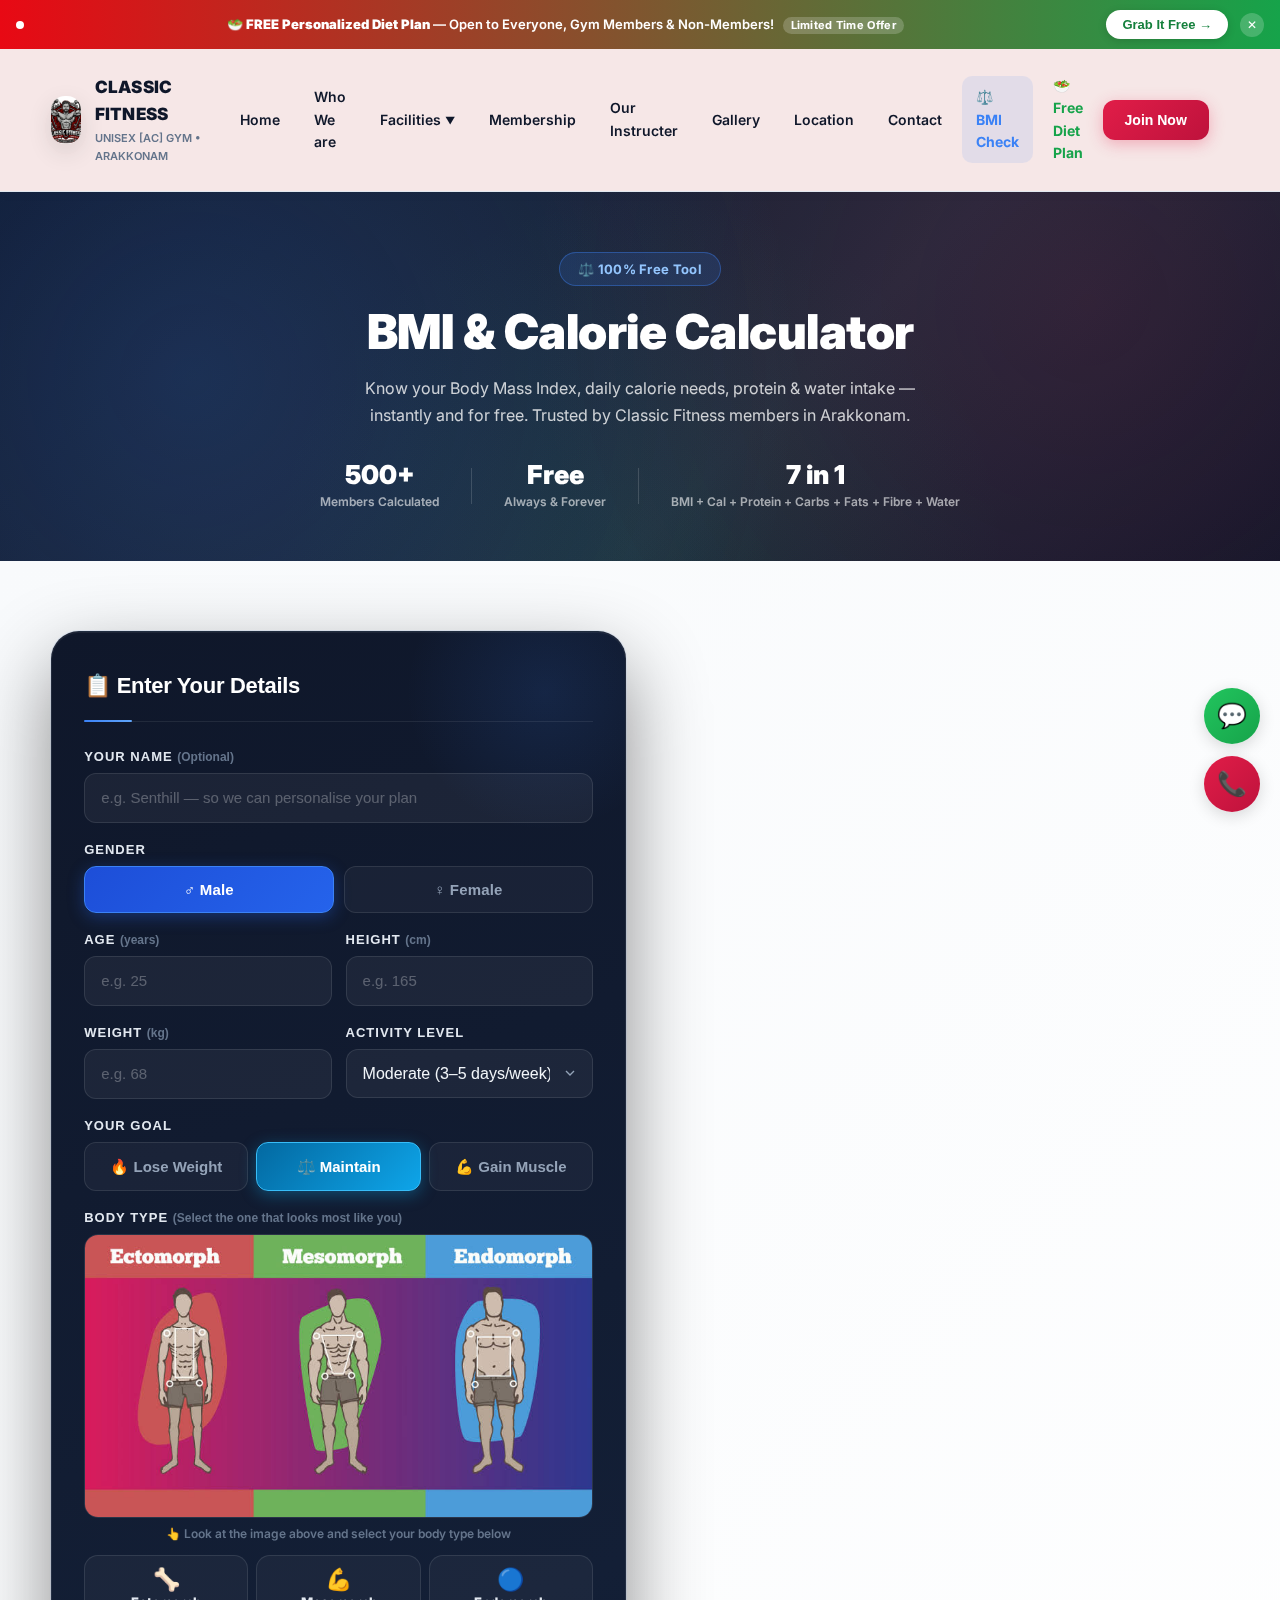
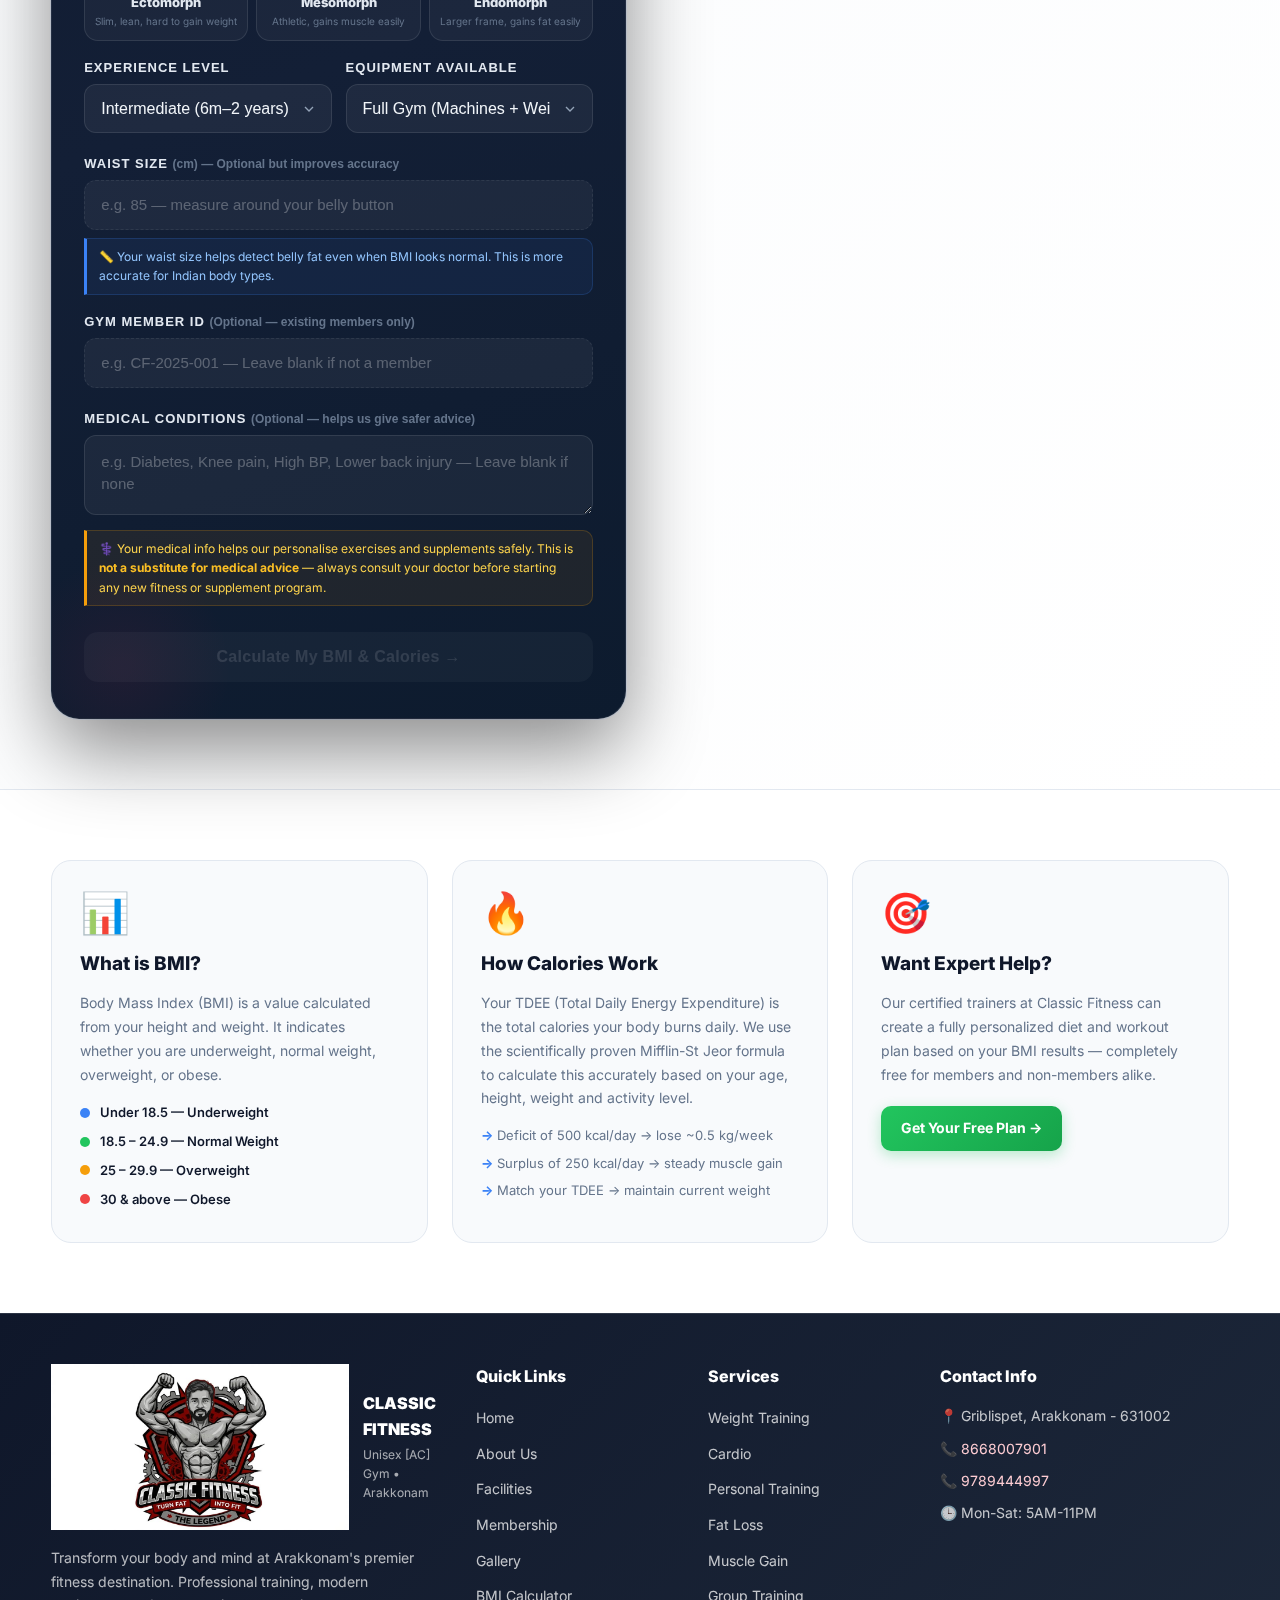
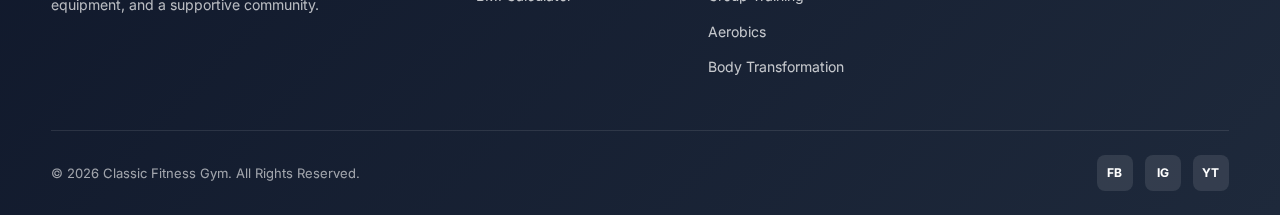
<file: bmi.html>
<!DOCTYPE html>
<html lang="en">
<head>
  <meta charset="UTF-8" />
  <meta name="viewport" content="width=device-width, initial-scale=1.0" />

  <title>Free BMI & Calorie Calculator — Classic Fitness Gym | Arakkonam</title>
  <meta name="description" content="Calculate your BMI, daily calories, protein and water intake for free. Classic Fitness Gym — Arakkonam's Premier Unisex AC Gym." />
  <meta name="keywords" content="BMI calculator, calorie calculator, body mass index, gym arakkonam, classic fitness" />
  <meta name="author" content="Classic Fitness Gym" />

  <meta property="og:title" content="Free BMI & Calorie Calculator — Classic Fitness Gym" />
  <meta property="og:description" content="Know your BMI and exact daily calorie needs instantly — free for everyone." />
  <meta property="og:image" content="assets/img/logo-1.jpeg" />

  <link rel="preconnect" href="https://fonts.googleapis.com">
  <link rel="preconnect" href="https://fonts.gstatic.com" crossorigin>
  <link href="https://fonts.googleapis.com/css2?family=Inter:wght@400;600;700;800;900&display=swap" rel="stylesheet">

  <!-- Main site styles (navbar, footer, buttons, etc.) -->
  <link rel="stylesheet" href="assets/css/style.css" />
  <!-- BMI-specific styles -->
  <link rel="stylesheet" href="assets/css/bmi.css" />
</head>

<body>

  <!-- ===== STICKY DIET PLAN ANNOUNCEMENT BAR ===== -->
  <div class="diet-announce-bar" id="dietAnnounceBar">
    <div class="diet-bar-inner">
      <span class="diet-bar-pulse"></span>
      <span class="diet-bar-text">
        🥗 <strong>FREE Personalized Diet Plan</strong> — Open to Everyone, Gym Members & Non-Members!
        <span class="diet-bar-sub">Limited Time Offer</span>
      </span>
      <button class="diet-bar-btn" id="dietBarBtn">Grab It Free →</button>
      <button class="diet-bar-close" id="dietBarClose" aria-label="Close">✕</button>
    </div>
  </div>

  <!-- ===== NAVBAR ===== -->
  <header class="navbar" id="top">
    <div class="container nav-row">
      <a href="index.html" class="brand">
        <div class="brand-logo">
          <img src="assets/img/logo-1.jpeg" alt="Classic Fitness Logo">
        </div>
        <div class="brand-text">
          <div class="brand-title">CLASSIC FITNESS</div>
          <div class="brand-sub">UNISEX [AC] GYM • ARAKKONAM</div>
        </div>
      </a>

      <nav class="nav-links" id="navLinks">
        <a href="index.html#home" class="nav-link">Home</a>
        <a href="index.html#about" class="nav-link">Who We are</a>

        <!-- Services Dropdown -->
        <div class="nav-dropdown">
          <a href="index.html#services" class="nav-link dropdown-toggle">
            Facilities <span class="arrow">▼</span>
          </a>
          <div class="dropdown-menu">
            <a href="index.html#services">Weight Training</a>
            <a href="index.html#services">Cardio Zone</a>
            <a href="index.html#services">Personal Training</a>
            <a href="index.html#services">Fat Loss Programs</a>
            <a href="index.html#services">Muscle Gain Programs</a>
            <a href="index.html#services">Group Training</a>
            <a href="index.html#services">Aerobics</a>
            <a href="index.html#services">Body Transformation</a>
          </div>
        </div>

        <a href="index.html#pricing" class="nav-link">Membership</a>
        <a href="index.html#trainers" class="nav-link">Our Instructer</a>
        <a href="gallery.html" class="nav-link">Gallery</a>
        <a href="index.html#location" class="nav-link">Location</a>
        <a href="index.html#contact" class="nav-link">Contact</a>
        <a href="bmi.html" class="nav-link nav-link-bmi active-page">⚖️ BMI Check</a>
        <a href="index.html#diet-plan" class="nav-link nav-link-diet">🥗 Free Diet Plan</a>

        <button class="btn btn-primary" id="joinNowBtn">Join Now</button>
      </nav>

      <div class="nav-right">
        <a href="index.html" class="nav-quick nav-quick-home" aria-label="Back to Home">
          <span class="nav-quick-icon">🏠</span>
          <span class="nav-quick-text">Home</span>
        </a>
        <button class="nav-toggle" id="navToggle" aria-label="Open Menu">
          <span></span>
          <span></span>
          <span></span>
        </button>
      </div>
    </div>
  </header>

  <!-- ===== BMI PAGE HERO BANNER ===== -->
  <section class="bmi-page-hero">
    <div class="bmi-page-hero-bg"></div>
    <div class="container bmi-page-hero-content">
      <div class="bmi-page-hero-badge">⚖️ 100% Free Tool</div>
      <h1>BMI & Calorie Calculator</h1>
      <p>Know your Body Mass Index, daily calorie needs, protein & water intake — instantly and for free. Trusted by Classic Fitness members in Arakkonam.</p>
      <div class="bmi-page-hero-stats">
        <div class="bmi-hero-stat">
          <span class="bmi-hero-stat-num">500+</span>
          <span class="bmi-hero-stat-lbl">Members Calculated</span>
        </div>
        <div class="bmi-hero-stat-divider"></div>
        <div class="bmi-hero-stat">
          <span class="bmi-hero-stat-num">Free</span>
          <span class="bmi-hero-stat-lbl">Always & Forever</span>
        </div>
        <div class="bmi-hero-stat-divider"></div>
        <div class="bmi-hero-stat">
          <span class="bmi-hero-stat-num">7 in 1</span>
          <span class="bmi-hero-stat-lbl">BMI + Cal + Protein + Carbs + Fats + Fibre + Water</span>
        </div>
      </div>
    </div>
  </section>

  <!-- ===== BMI CALCULATOR SECTION ===== -->
  <section class="section bmi-section bmi-page-section" id="bmi-calculator">
    <div class="container">

      <div class="bmi-wrap">

        <!-- LEFT: INPUT FORM -->
        <div class="bmi-form-card" id="bmiFormCard">
          <div class="bmi-form-title">📋 Enter Your Details</div>

          <div class="bmi-field-group">
            <label class="bmi-label">Your Name <span class="bmi-unit-label">(Optional)</span></label>
            <input type="text" class="bmi-input" id="bmiName" placeholder="e.g. Senthill — so we can personalise your plan">
          </div>

          <div class="bmi-field-group">
            <label class="bmi-label">Gender</label>
            <div class="bmi-toggle-group">
              <button type="button" class="bmi-toggle-btn active" id="bmiGenderMale">♂ Male</button>
              <button type="button" class="bmi-toggle-btn" id="bmiGenderFemale">♀ Female</button>
            </div>
          </div>

          <div class="bmi-row-2">
            <div class="bmi-field-group">
              <label class="bmi-label">Age <span class="bmi-unit-label">(years)</span></label>
              <input type="number" class="bmi-input" id="bmiAge" placeholder="e.g. 25" min="10" max="100">
            </div>
            <div class="bmi-field-group">
              <label class="bmi-label">Height <span class="bmi-unit-label">(cm)</span></label>
              <input type="number" class="bmi-input" id="bmiHeight" placeholder="e.g. 165" min="100" max="250">
            </div>
          </div>

          <div class="bmi-row-2">
            <div class="bmi-field-group">
              <label class="bmi-label">Weight <span class="bmi-unit-label">(kg)</span></label>
              <input type="number" class="bmi-input" id="bmiWeight" placeholder="e.g. 68" min="20" max="300">
            </div>
            <div class="bmi-field-group">
              <label class="bmi-label">Activity Level</label>
              <select class="bmi-input bmi-select" id="bmiActivity">
                <option value="1.2">Sedentary (desk job, no exercise)</option>
                <option value="1.375">Light (1–3 days/week)</option>
                <option value="1.55" selected>Moderate (3–5 days/week)</option>
                <option value="1.725">Active (6–7 days/week)</option>
                <option value="1.9">Very Active (hard training daily)</option>
              </select>
            </div>
          </div>

          <div class="bmi-field-group">
            <label class="bmi-label">Your Goal</label>
            <div class="bmi-goal-group">
              <button type="button" class="bmi-goal-btn" data-goal="lose">🔥 Lose Weight</button>
              <button type="button" class="bmi-goal-btn active" data-goal="maintain">⚖️ Maintain</button>
              <button type="button" class="bmi-goal-btn" data-goal="gain">💪 Gain Muscle</button>
            </div>
          </div>

          <div class="bmi-field-group">
            <label class="bmi-label">Body Type <span class="bmi-unit-label">(Select the one that looks most like you)</span></label>
            <div class="bmi-bodytype-img-wrap">
              <img src="assets/img/body-types.jpg" alt="Ectomorph Mesomorph Endomorph body types" class="bmi-bodytype-img">
              <div class="bmi-bodytype-note">👆 Look at the image above and select your body type below</div>
            </div>
            <div class="bmi-bodytype-group">
              <button type="button" class="bmi-bodytype-btn" data-bodytype="ectomorph">
                <span class="bmi-bodytype-icon">🦴</span>
                <span class="bmi-bodytype-name">Ectomorph</span>
                <span class="bmi-bodytype-desc">Slim, lean, hard to gain weight</span>
              </button>
              <button type="button" class="bmi-bodytype-btn" data-bodytype="mesomorph">
                <span class="bmi-bodytype-icon">💪</span>
                <span class="bmi-bodytype-name">Mesomorph</span>
                <span class="bmi-bodytype-desc">Athletic, gains muscle easily</span>
              </button>
              <button type="button" class="bmi-bodytype-btn" data-bodytype="endomorph">
                <span class="bmi-bodytype-icon">🔵</span>
                <span class="bmi-bodytype-name">Endomorph</span>
                <span class="bmi-bodytype-desc">Larger frame, gains fat easily</span>
              </button>
            </div>
          </div>


          <div class="bmi-row-2">
            <div class="bmi-field-group">
              <label class="bmi-label">Experience Level</label>
              <select class="bmi-input bmi-select" id="bmiExperience">
                <option value="beginner">Beginner (0–6 months)</option>
                <option value="intermediate" selected>Intermediate (6m–2 years)</option>
                <option value="advanced">Advanced (2+ years)</option>
              </select>
            </div>
            <div class="bmi-field-group">
              <label class="bmi-label">Equipment Available</label>
              <select class="bmi-input bmi-select" id="bmiEquipment">
                <option value="gym" selected>Full Gym (Machines + Weights)</option>
                <option value="dumbbells">Dumbbells Only</option>
                <option value="home">Home (No Equipment)</option>
              </select>
            </div>
          </div>

          <div class="bmi-field-group">
            <label class="bmi-label">Waist Size <span class="bmi-unit-label">(cm) — Optional but improves accuracy</span></label>
            <input type="number" class="bmi-input" id="bmiWaist" placeholder="e.g. 85 — measure around your belly button" min="40" max="200">
            <div class="bmi-waist-note">📏 Your waist size helps detect belly fat even when BMI looks normal. This is more accurate for Indian body types.</div>
          </div>

          <div class="bmi-field-group">
            <label class="bmi-label">Gym Member ID <span class="bmi-unit-label">(Optional — existing members only)</span></label>
            <input type="text" class="bmi-input" id="bmiMemberId" placeholder="e.g. CF-2025-001 — Leave blank if not a member">
          </div>

          <div class="bmi-field-group">
            <label class="bmi-label">Medical Conditions <span class="bmi-unit-label">(Optional — helps us give safer advice)</span></label>
            <textarea class="bmi-input bmi-textarea" id="bmiMedical" rows="2" placeholder="e.g. Diabetes, Knee pain, High BP, Lower back injury — Leave blank if none"></textarea>
            <div class="bmi-medical-note">⚕️ Your medical info helps our personalise exercises and supplements safely. This is <strong>not a substitute for medical advice</strong> — always consult your doctor before starting any new fitness or supplement program.</div>
          </div>

          <button class="bmi-calc-btn" id="bmiCalcBtn" disabled>
            Calculate My BMI & Calories →
          </button>
        </div>

        <!-- RIGHT: RESULT CARD (hidden until calculated) -->
        <div class="bmi-result-card" id="bmiResultCard">

          <div class="bmi-result-top">
            <span class="bmi-result-title">📊 Your Results</span>
            <button class="bmi-reset-btn" id="bmiResetBtn">← Recalculate</button>
          </div>
          <div class="bmi-name-greeting" id="bmiNameGreeting"></div>

          <!-- BMI Circle + Info -->
          <div class="bmi-score-row">
            <div class="bmi-circle" id="bmiCircle">
              <svg viewBox="0 0 120 120" class="bmi-circle-svg">
                <circle cx="60" cy="60" r="50" fill="none" stroke="#e2e8f0" stroke-width="10"/>
                <circle cx="60" cy="60" r="50" fill="none" stroke-width="10"
                  stroke-linecap="round"
                  stroke-dasharray="314"
                  stroke-dashoffset="314"
                  class="bmi-circle-progress" id="bmiCircleProgress"
                  transform="rotate(-90 60 60)"/>
              </svg>
              <div class="bmi-circle-inner">
                <div class="bmi-circle-num" id="bmiNum">--</div>
                <div class="bmi-circle-lbl">BMI</div>
              </div>
            </div>
            <div class="bmi-score-info">
              <div class="bmi-cat-badge" id="bmiCatBadge">--</div>
              <div class="bmi-ideal-text" id="bmiIdealText">Ideal weight: --</div>

              <div class="bmi-ideal-waist" id="bmiIdealWaist" style="display:none;font-size:13px;color:#64748b;margin-top:4px;"></div>
              
              <div class="bmi-diff-text" id="bmiDiffText"></div>
              <div class="bmi-limitation-warning" id="bmiLimitationWarning"></div>
            </div>
          </div>

          <!-- BMI Scale -->
          <div class="bmi-scale-wrap">
            <div class="bmi-scale-track">
              <div class="bmi-scale-segment bmi-seg-under">Under</div>
              <div class="bmi-scale-segment bmi-seg-normal">Normal</div>
              <div class="bmi-scale-segment bmi-seg-over">Over</div>
              <div class="bmi-scale-segment bmi-seg-obese">Obese</div>
              <div class="bmi-scale-pin" id="bmiScalePin"></div>
            </div>
            <div class="bmi-scale-nums">
              <span>16</span><span>18.5</span><span>25</span><span>30</span><span>40</span>
            </div>
          </div>

          <!-- Calorie Cards -->
          <div class="bmi-cal-row">
            <!-- <div class="bmi-cal-box bmi-cal-maintain">
              <div class="bmi-cal-icon">⚖️</div>
              <div class="bmi-cal-label">To Maintain</div>
              <div class="bmi-cal-num" id="calMaintain">--</div>
              <div class="bmi-cal-unit">kcal/day</div>
            </div> -->

            <div class="bmi-cal-box bmi-whr-box" id="whrBox" style="display:none;">
              <div class="bmi-cal-icon">📐</div>
              <div class="bmi-cal-label">Waist/Height</div>
              <div class="bmi-cal-num" id="calWHR">--</div>
              <div class="bmi-cal-unit" id="calWHRLabel">w÷h</div>
            </div>
            <div class="bmi-cal-box bmi-cal-goal-box" id="goalBox">
              <div class="bmi-cal-icon" id="goalIcon">🎯</div>
              <div class="bmi-cal-label" id="goalLabel">Goal</div>
              <div class="bmi-cal-num" id="calGoal">--</div>
              <div class="bmi-cal-unit">kcal/day</div>
            </div>
            <div class="bmi-cal-box bmi-cal-protein-box">
              <div class="bmi-cal-icon">🥩</div>
              <div class="bmi-cal-label">Protein</div>
              <div class="bmi-cal-num" id="calProtein">--</div>
              <div class="bmi-cal-unit">g/day</div>
            </div>
            <div class="bmi-cal-box bmi-cal-water-box">
              <div class="bmi-cal-icon">💧</div>
              <div class="bmi-cal-label">Water</div>
              <div class="bmi-cal-num" id="calWater">--</div>
              <div class="bmi-cal-unit">L/day</div>
            </div>

            <div class="bmi-cal-box bmi-cal-carbs-box">
              <div class="bmi-cal-icon">🍚</div>
              <div class="bmi-cal-label">Carbs</div>
              <div class="bmi-cal-num" id="calCarbs">--</div>
              <div class="bmi-cal-unit">g/day</div>
            </div>
            <div class="bmi-cal-box bmi-cal-fats-box">
              <div class="bmi-cal-icon">🥑</div>
              <div class="bmi-cal-label">Fats</div>
              <div class="bmi-cal-num" id="calFats">--</div>
              <div class="bmi-cal-unit">g/day</div>
            </div>
            <div class="bmi-cal-box bmi-cal-fibre-box">
              <div class="bmi-cal-icon">🌾</div>
              <div class="bmi-cal-label">Fibre</div>
              <div class="bmi-cal-num" id="calFibre">--</div>
              <div class="bmi-cal-unit">g/day</div>
            </div>
          </div>
         

          <!-- Goal Message -->
          <div class="bmi-goal-msg" id="bmiGoalMsg"></div>

          <!-- CTA -->
          <div class="bmi-cta-box">
            <div class="bmi-cta-text">🎯 Want a <strong>FREE personalized diet + workout plan</strong> based on these results from our expert trainers?</div>
            <button class="bmi-cta-btn" id="bmiGetPlanBtn">
              🥗 Get My Free Plan on WhatsApp
            </button>
          </div>

          <!-- ===== EXPERT ANALYSIS PANEL ===== -->
          <div class="expert-panel" id="expertPanel" style="display:none">

            <div class="expert-panel-header">
              <div class="expert-panel-title">
                <span class="expert-panel-icon">🏅</span>
                <span>Personalised Expert Analysis</span>
              </div>
              <div class="expert-panel-sub">Based on your BMI & fitness data — curated for you</div>
            </div>

            <!-- Tabs -->
            <div class="expert-tabs">
              <button class="expert-tab active" data-tab="supplements">💊 Nutrition Support</button>
              <button class="expert-tab" data-tab="workout">🏋️ Workout Plan</button>
              <button class="expert-tab" data-tab="health">⚠️ Health Risk</button>
            </div>

            <!-- Loading State -->
            <div class="expert-loading" id="expertLoading">
              <div class="expert-loading-spinner"></div>
              <p>Analysing your results...</p>
            </div>

            <!-- Tab Content -->
            <div class="expert-content" id="expertContent" style="display:none;">

              <!-- Supplements Tab -->
              <div class="expert-tab-panel active" id="tab-supplements">
                <div id="supplementsList"></div>
                <div class="expert-disclaimer">⚕️ <strong>Note:</strong> Consult your doctor before starting any supplement. The supplement suggestions above are general recommendations based on your inputs — not a prescription.</div>
              </div>

              <!-- Workout Tab -->
              <div class="expert-tab-panel" id="tab-workout">
                <div id="workoutPlan"></div>
              </div>

              <!-- Health Risk Tab -->
              <div class="expert-tab-panel" id="tab-health">
                <div id="healthRisk"></div>
              </div>

            </div>

            <!-- Legal Disclaimer -->
            <div class="expert-legal-disclaimer">
              <div class="expert-legal-icon">⚠️</div>
              <div class="expert-legal-body">
                <div class="expert-legal-title">Important Health Legal Disclaimer</div>
                <div class="expert-legal-text">
                  The supplement recommendations, workout plan, and health analysis shown above are <strong>general generated suggestions based solely on the inputs you provided</strong>. They are not a substitute for professional medical advice, diagnosis, or treatment. <strong>Please consult your doctor before starting any new workout program, supplement, or diet</strong> — especially if you have any existing medical conditions, injuries, or are on medication.
                </div>
              </div>
            </div>

            <!-- WhatsApp Full Plan -->
            <button class="expert-wa-btn" id="expertWaBtn">
              📲 Send Full Analysis to WhatsApp
            </button>

          </div>
          <!-- ===== END EXPERT ANALYSIS ===== -->

        </div>

      </div>
    </div>
  </section>

  <!-- ===== INFO CARDS SECTION ===== -->
  <section class="section bmi-info-section">
    <div class="container">
      <div class="bmi-info-grid">

        <div class="bmi-info-card">
          <div class="bmi-info-icon">📊</div>
          <h3>What is BMI?</h3>
          <p>Body Mass Index (BMI) is a value calculated from your height and weight. It indicates whether you are underweight, normal weight, overweight, or obese.</p>
          <div class="bmi-range-list">
            <div class="bmi-range-item"><span class="bmi-range-dot" style="background:#3b82f6"></span><span>Under 18.5 — Underweight</span></div>
            <div class="bmi-range-item"><span class="bmi-range-dot" style="background:#22c55e"></span><span>18.5 – 24.9 — Normal Weight</span></div>
            <div class="bmi-range-item"><span class="bmi-range-dot" style="background:#f59e0b"></span><span>25 – 29.9 — Overweight</span></div>
            <div class="bmi-range-item"><span class="bmi-range-dot" style="background:#ef4444"></span><span>30 & above — Obese</span></div>
          </div>
        </div>

        <div class="bmi-info-card">
          <div class="bmi-info-icon">🔥</div>
          <h3>How Calories Work</h3>
          <p>Your TDEE (Total Daily Energy Expenditure) is the total calories your body burns daily. We use the scientifically proven Mifflin-St Jeor formula to calculate this accurately based on your age, height, weight and activity level.</p>
          <ul class="bmi-info-list">
            <li>Deficit of 500 kcal/day → lose ~0.5 kg/week</li>
            <li>Surplus of 250 kcal/day → steady muscle gain</li>
            <li>Match your TDEE → maintain current weight</li>
          </ul>
        </div>

        <div class="bmi-info-card">
          <div class="bmi-info-icon">🎯</div>
          <h3>Want Expert Help?</h3>
          <p>Our certified trainers at Classic Fitness can create a fully personalized diet and workout plan based on your BMI results — completely free for members and non-members alike.</p>
          <a href="index.html#diet-plan" class="bmi-info-btn">Get Your Free Plan →</a>
        </div>

      </div>
    </div>
  </section>

  <!-- ===== FOOTER ===== -->
  <footer class="footer">
    <div class="container">
      <div class="footer-main">
        <div class="footer-col footer-brand-col">
          <div class="footer-brand">
            <div class="footer-logo">
              <img src="assets/img/logo-1.jpeg" alt="Classic Fitness Logo">
            </div>
            <div>
              <div class="footer-title">CLASSIC FITNESS</div>
              <div class="footer-sub">Unisex [AC] Gym • Arakkonam</div>
            </div>
          </div>
          <p class="footer-desc">
            Transform your body and mind at Arakkonam's premier fitness destination.
            Professional training, modern equipment, and a supportive community.
          </p>
        </div>

        <div class="footer-col">
          <h4>Quick Links</h4>
          <ul class="footer-links">
            <li><a href="index.html#home">Home</a></li>
            <li><a href="index.html#about">About Us</a></li>
            <li><a href="index.html#services">Facilities</a></li>
            <li><a href="index.html#pricing">Membership</a></li>
            <li><a href="gallery.html">Gallery</a></li>
            <li><a href="bmi.html">BMI Calculator</a></li>
          </ul>
        </div>

        <div class="footer-col">
          <h4>Services</h4>
          <ul class="footer-links">
            <li><a href="index.html#services">Weight Training</a></li>
            <li><a href="index.html#services">Cardio</a></li>
            <li><a href="index.html#services">Personal Training</a></li>
            <li><a href="index.html#services">Fat Loss</a></li>
            <li><a href="index.html#services">Muscle Gain</a></li>
            <li><a href="index.html#services">Group Training</a></li>
            <li><a href="index.html#services">Aerobics</a></li>
            <li><a href="index.html#services">Body Transformation</a></li>
          </ul>
        </div>

        <div class="footer-col">
          <h4>Contact Info</h4>
          <ul class="footer-contact">
            <li>📍 Griblispet, Arakkonam - 631002</li>
            <li>📞 <a href="tel:8668007901">8668007901</a></li>
            <li>📞 <a href="tel:9789444997">9789444997</a></li>
            <li>🕒 Mon-Sat: 5AM-11PM</li>
          </ul>
        </div>
      </div>

      <div class="footer-bottom">
        <p>© <span id="year"></span> Classic Fitness Gym. All Rights Reserved.</p>
        <div class="footer-social">
          <a href="#" aria-label="Facebook">FB</a>
          <a href="#" aria-label="Instagram">IG</a>
          <a href="#" aria-label="YouTube">YT</a>
        </div>
      </div>
    </div>
  </footer>

  <!-- Floating Action Buttons -->
  <div class="float-actions">
    <a class="float-btn float-whatsapp" id="waFloat" href="#" target="_blank" aria-label="WhatsApp">
      💬
    </a>
    <a class="float-btn float-call" href="tel:8668007901" aria-label="Call">
      📞
    </a>
    <button class="float-btn float-top" id="backToTop" aria-label="Back to top">
      ↑
    </button>
  </div>

  <!-- Toast Notification -->
  <div class="toast" id="toastMessage">
    <div class="toast-icon">✅</div>
    <div class="toast-text">
      WhatsApp opened. Please tap <strong>Send</strong> to complete your enquiry.
    </div>
  </div>

  <!-- Join Modal -->
  <div class="join-modal" id="joinModal">
    <div class="join-modal-overlay" id="joinModalOverlay"></div>
    <div class="join-modal-content">
      <button class="join-modal-close" id="joinModalClose">&times;</button>
      <h2>Join Classic Fitness</h2>
      <p class="join-modal-sub">Fill the details below and we will contact you shortly.</p>
      <form id="joinForm" class="join-form">
        <div class="form-group">
          <label>Full Name *</label>
          <input type="text" id="joinName" required>
        </div>
        <div class="form-group">
          <label>Mobile Number *</label>
          <input type="tel" id="joinMobile" required>
        </div>
        <div class="form-group">
          <label>Fitness Goal *</label>
          <div class="custom-select-wrapper">
            <div class="custom-select" id="joinGoalSelect">
              <div class="custom-select-trigger">Select Goal <span class="custom-arrow">▾</span></div>
              <div class="custom-options">
                <div class="custom-option" data-value="">Select Goal</div>
                <div class="custom-option" data-value="Weight Loss">Weight Loss</div>
                <div class="custom-option" data-value="Muscle Gain">Muscle Gain</div>
                <div class="custom-option" data-value="General Fitness">General Fitness</div>
                <div class="custom-option" data-value="Body Transformation">Body Transformation</div>
              </div>
            </div>
            <input type="hidden" id="joinGoal" required>
          </div>
        </div>
        <div class="form-group">
          <label>Preferred Time</label>
          <div class="custom-select-wrapper">
            <div class="custom-select" id="joinTimeSelect">
              <div class="custom-select-trigger">Morning <span class="custom-arrow">▾</span></div>
              <div class="custom-options">
                <div class="custom-option" data-value="Morning">Morning</div>
                <div class="custom-option" data-value="Evening">Evening</div>
                <div class="custom-option" data-value="Flexible">Flexible</div>
              </div>
            </div>
            <input type="hidden" id="joinTime" value="Morning">
          </div>
        </div>
        <div class="form-group">
          <label>Message (Optional)</label>
          <textarea id="joinMessage" rows="3"></textarea>
        </div>
        <button type="submit" class="btn btn-primary btn-full">
          Submit & Contact on WhatsApp
        </button>
      </form>
    </div>
  </div>

  <!-- BMI page JS -->
  <script src="assets/js/bmi.js"></script>
</body>
</html>
</file>
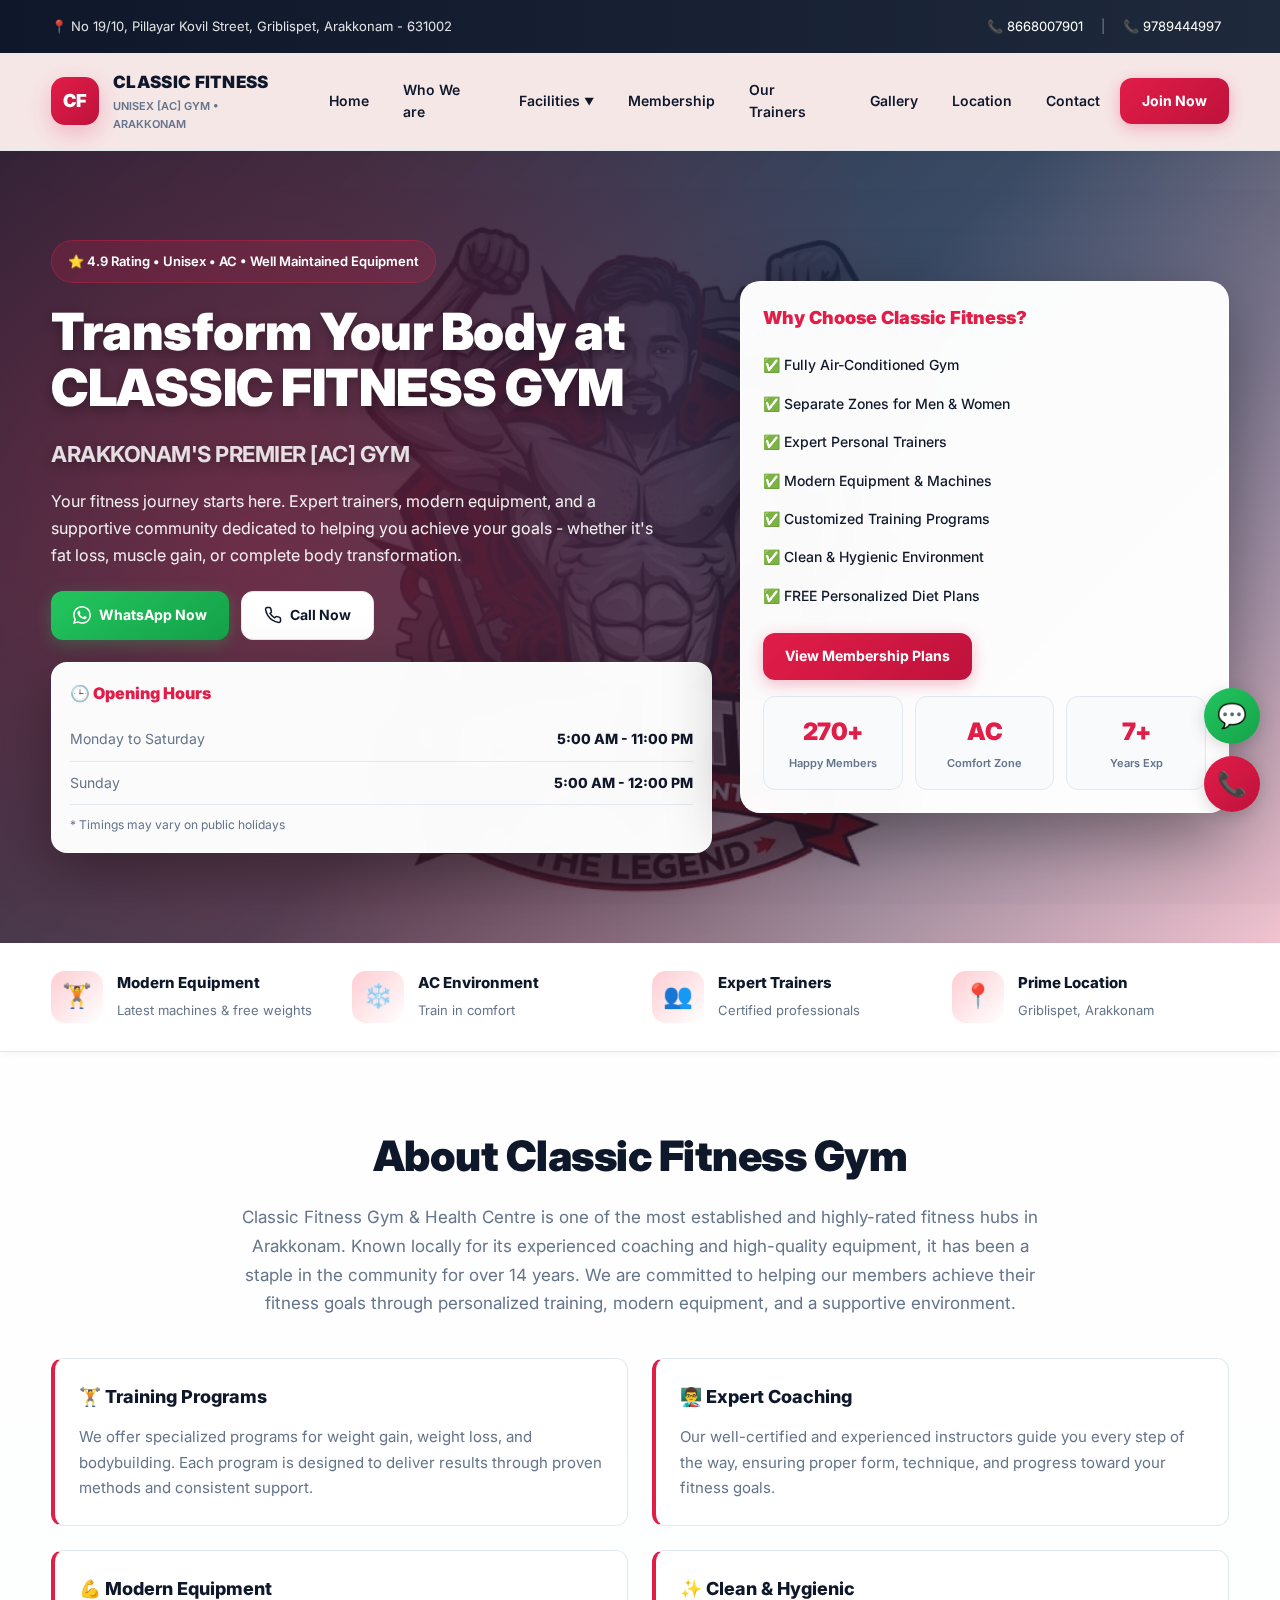
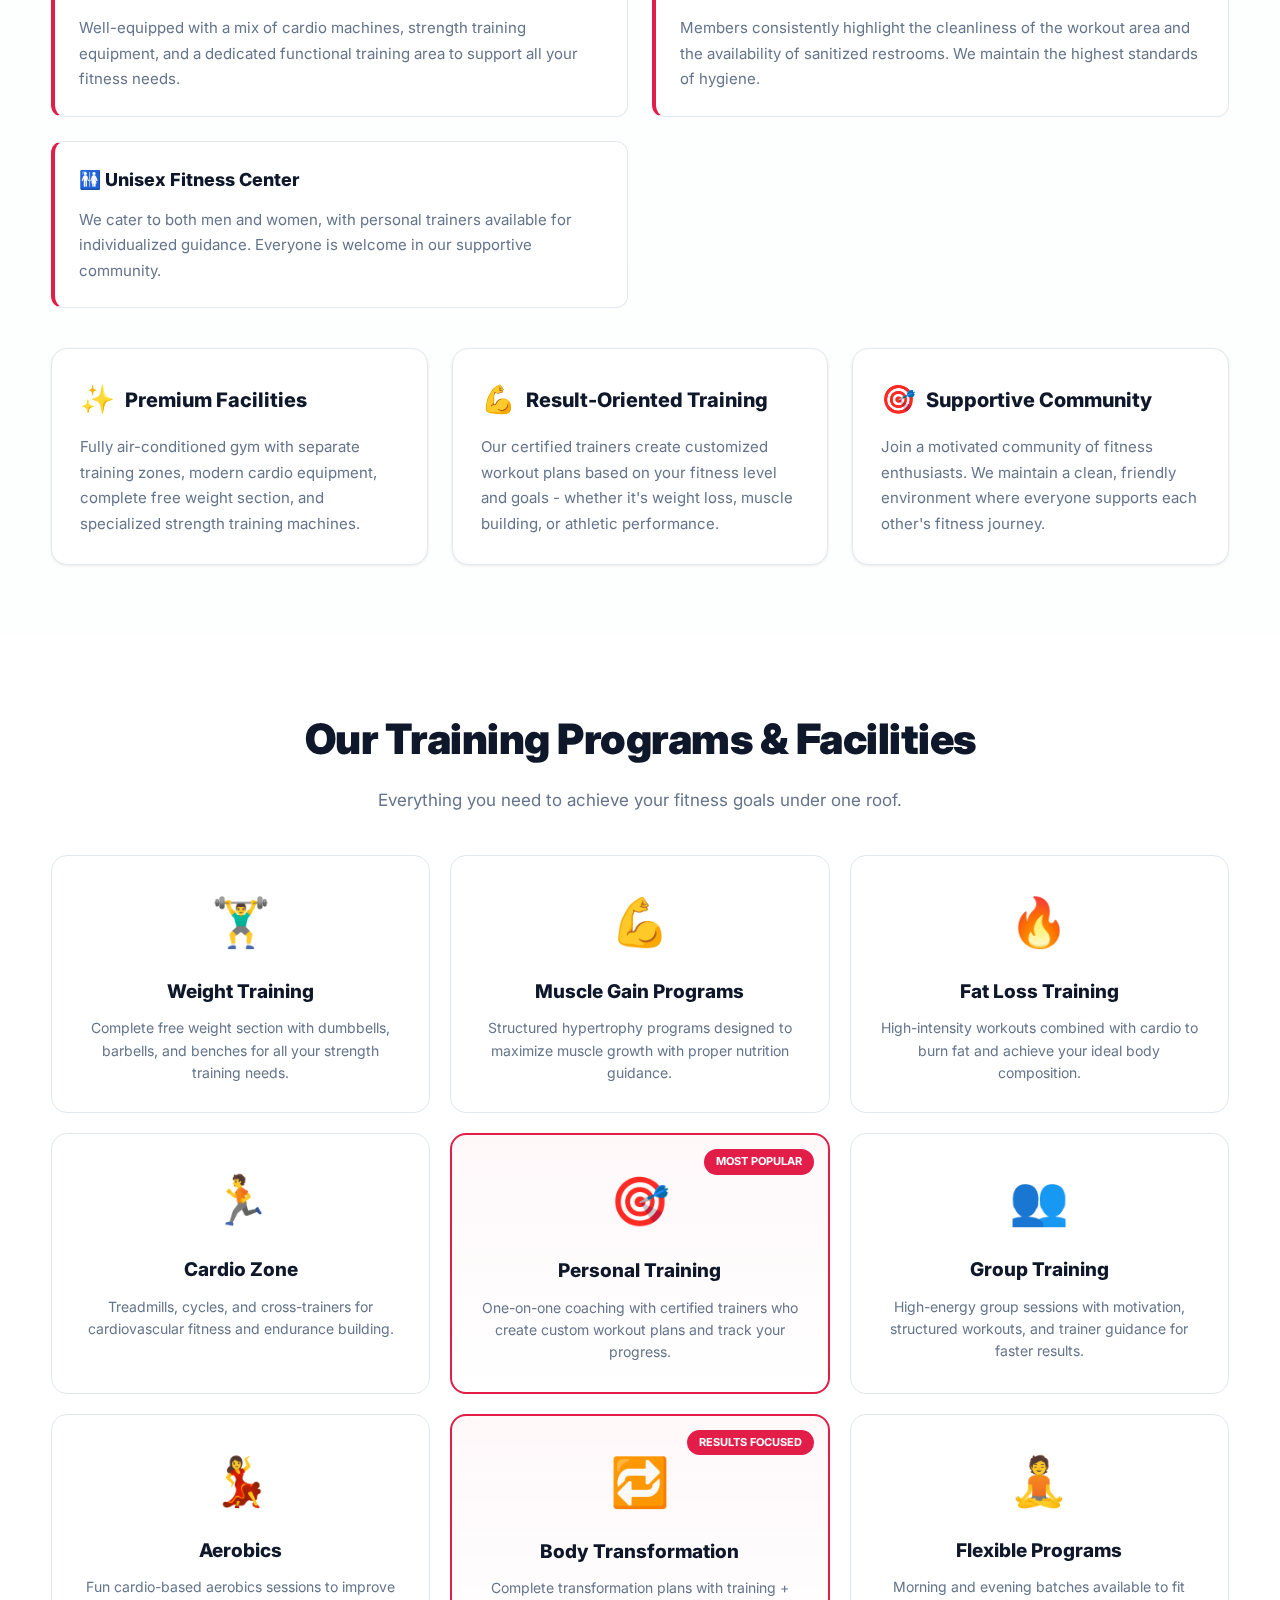
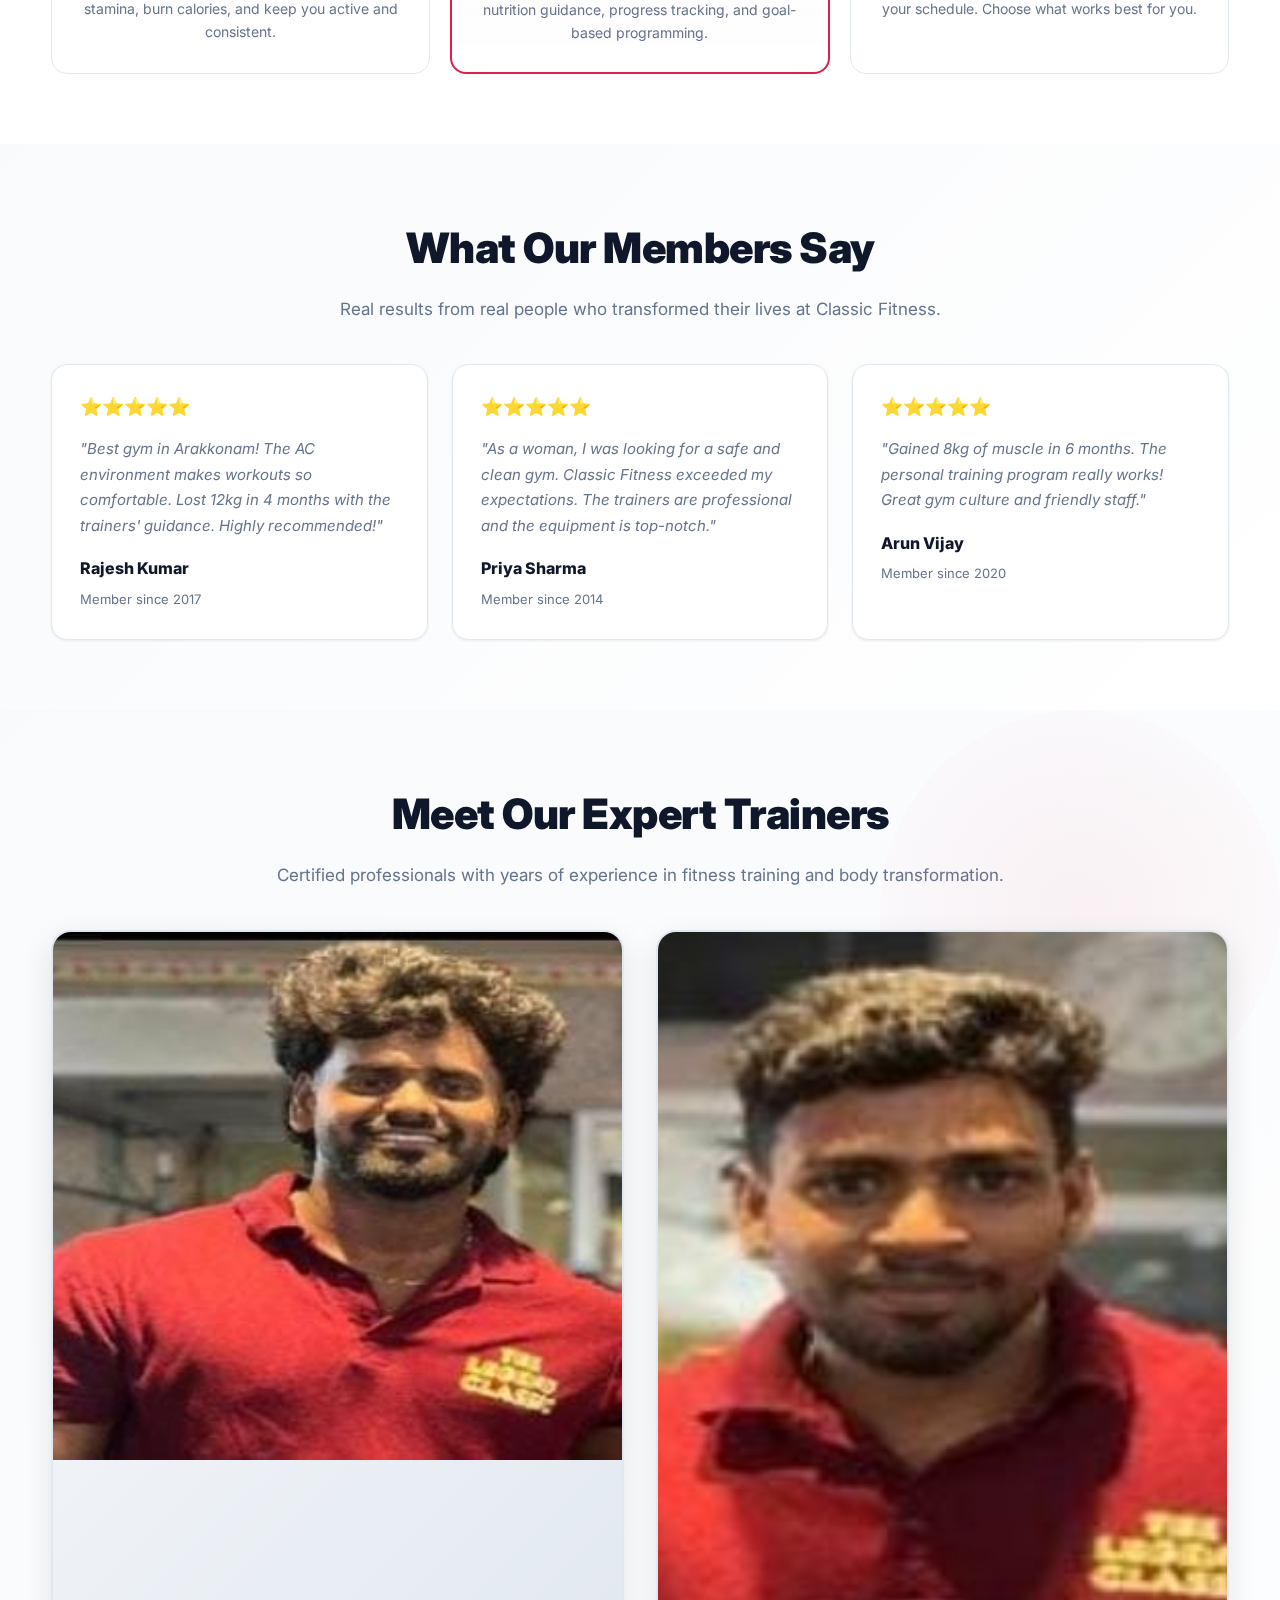
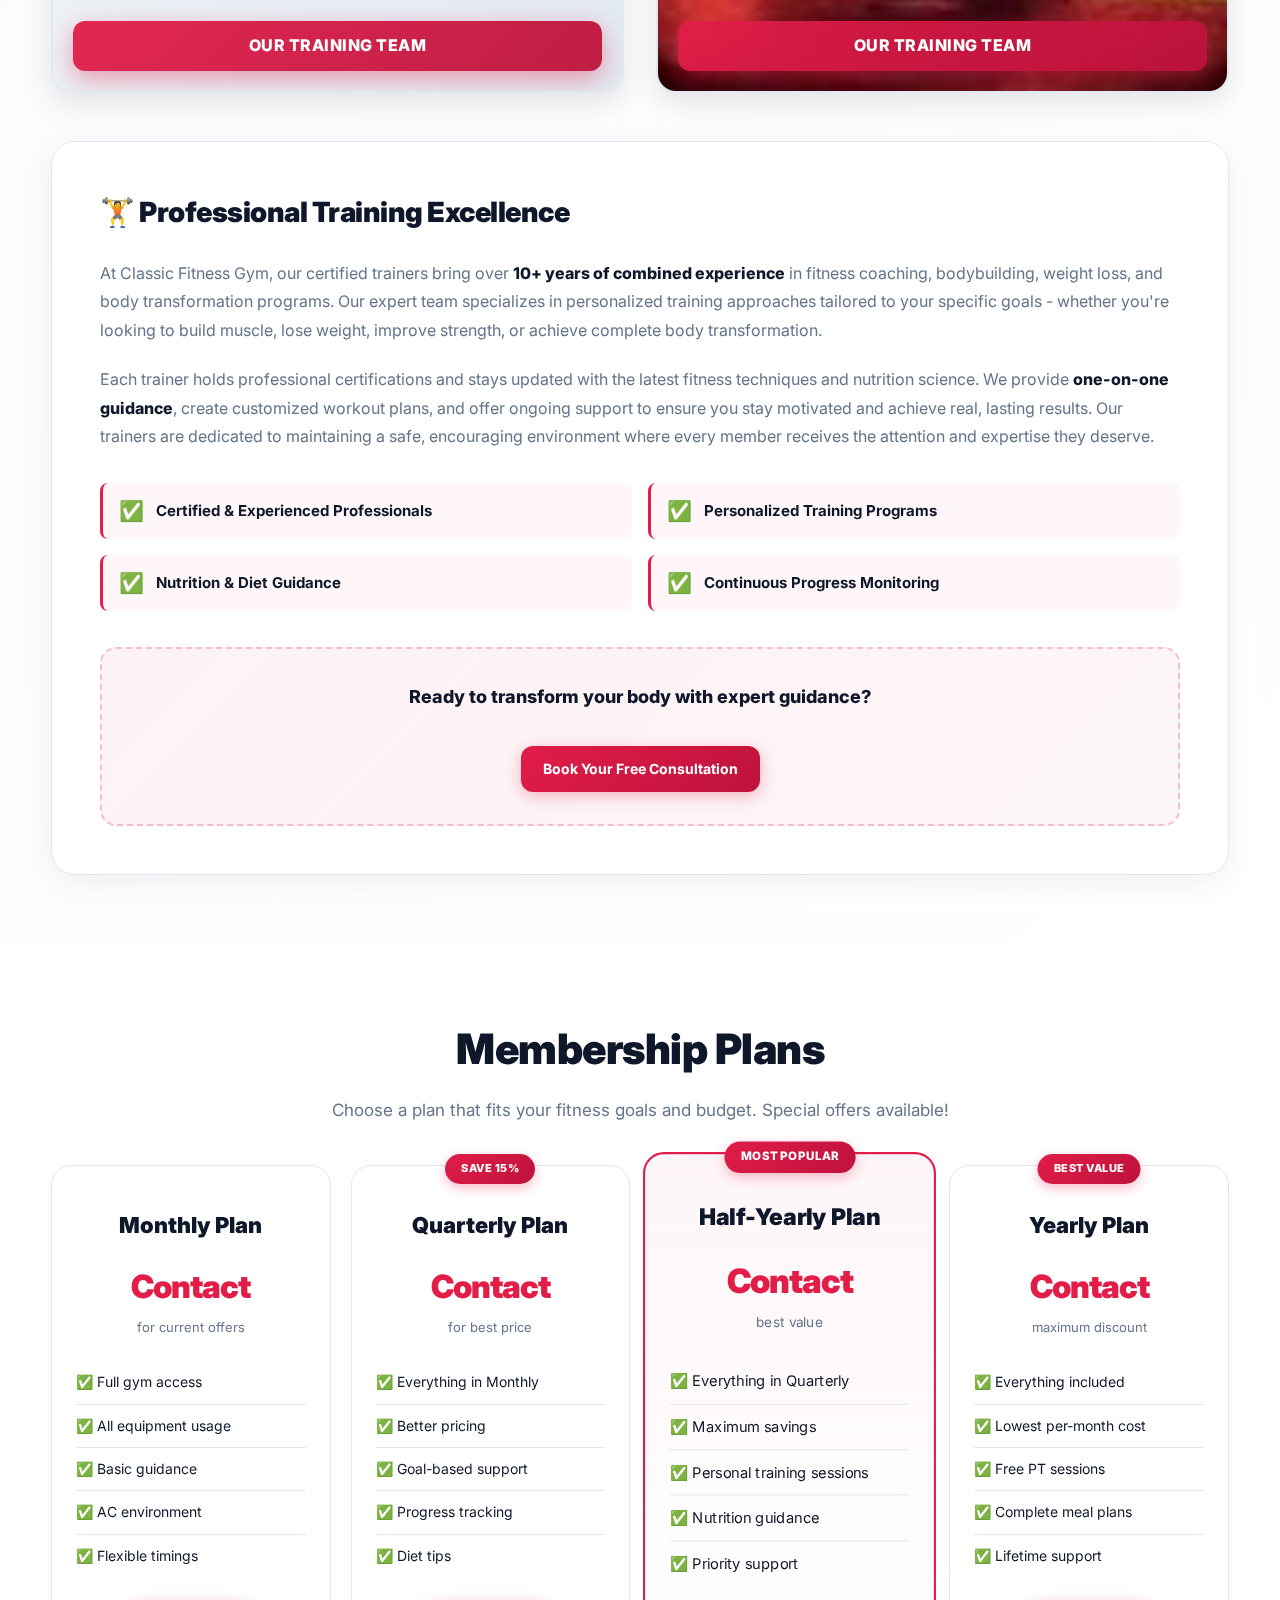
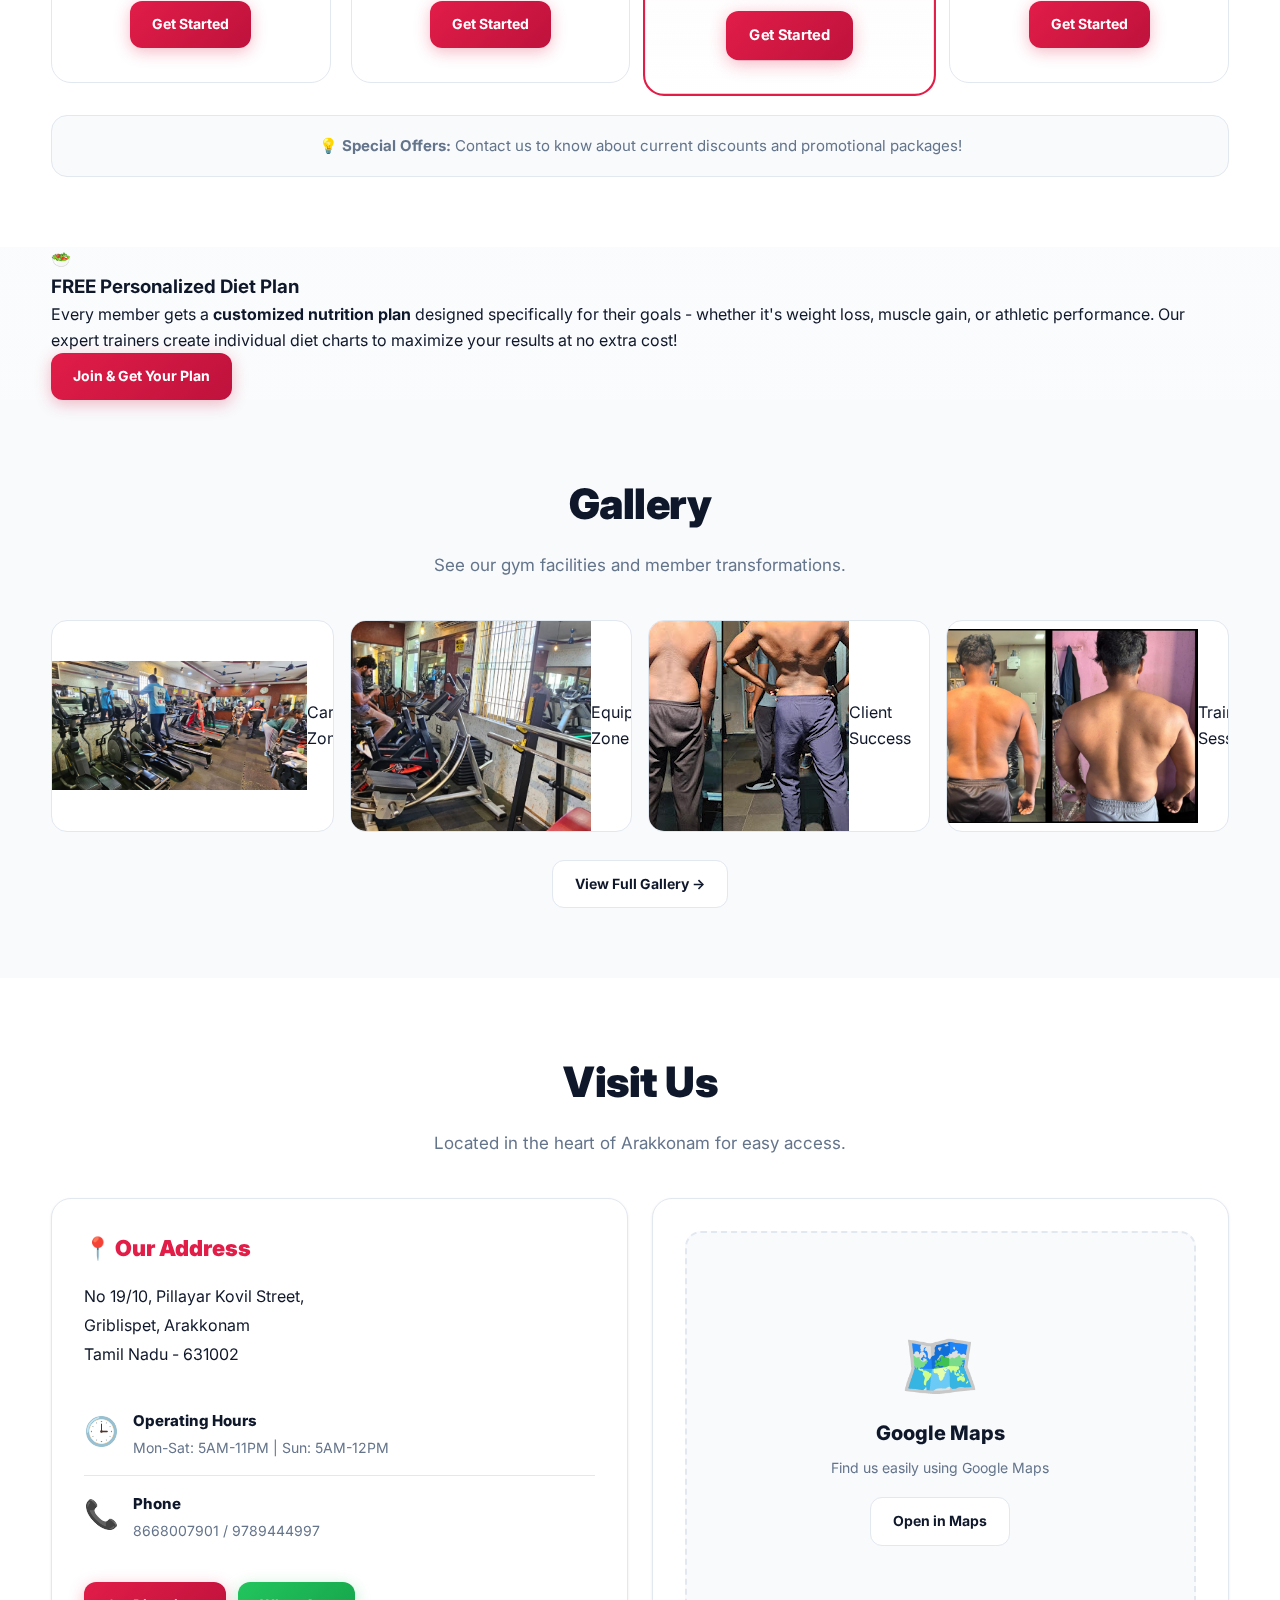
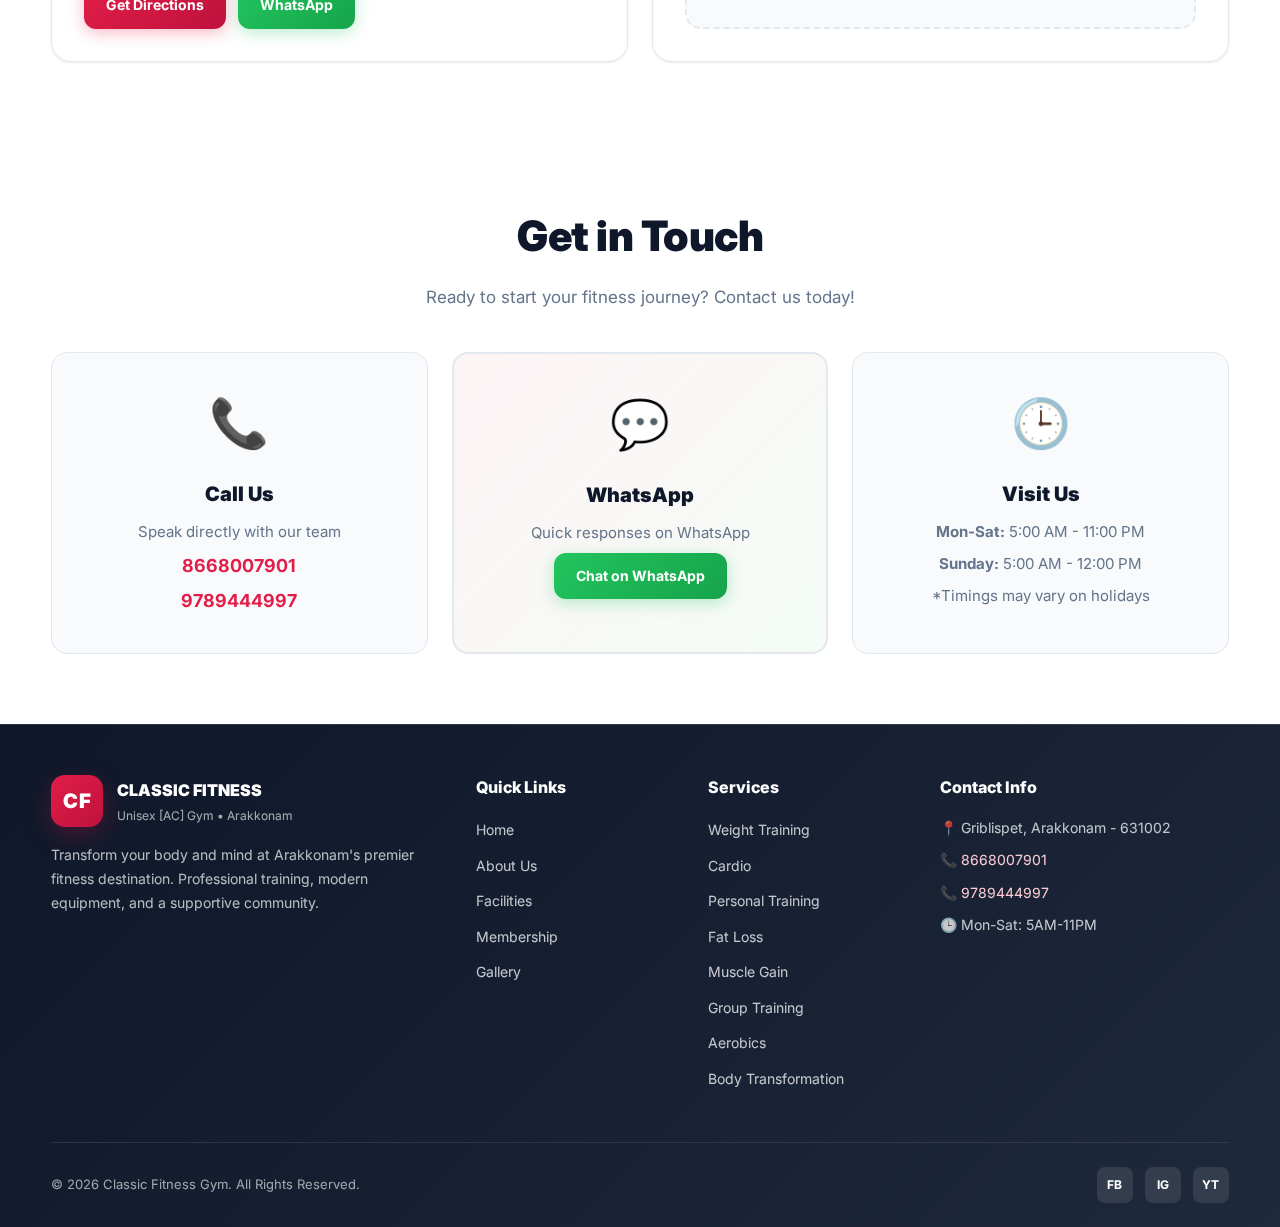
<file: index-trainer.html>
<!DOCTYPE html>
<html lang="en">
<head>
  <meta charset="UTF-8" />
  <meta name="viewport" content="width=device-width, initial-scale=1.0" />

  <title>Classic Fitness Gym & Health Centre - Unisex [AC] Gym | Arakkonam</title>
  <meta name="description" content="Classic Fitness Gym & Health Centre - Premium Unisex [AC] Gym in Arakkonam. Fat loss, muscle gain, strength training, cardio & personal training. Call 8668007901 / 9789444997." />
  
  <!-- SEO Tags -->
  <meta name="keywords" content="gym in arakkonam, fitness center arakkonam, unisex gym, AC gym, personal training, weight loss, muscle gain" />
  <meta name="author" content="Classic Fitness Gym" />
  
  <!-- Open Graph for Social Media -->
  <meta property="og:title" content="Classic Fitness Gym - Unisex AC Gym in Arakkonam" />
  <meta property="og:description" content="Transform your body with professional training, modern equipment, and AC comfort" />
  <meta property="og:image" content="assets/img/hero.jpg" />

  <link rel="preconnect" href="https://fonts.googleapis.com">
  <link rel="preconnect" href="https://fonts.gstatic.com" crossorigin>
  <link href="https://fonts.googleapis.com/css2?family=Inter:wght@400;600;700;800;900&display=swap" rel="stylesheet">

  <link rel="stylesheet" href="assets/css/style.css" />
</head>

<body>
  <!-- ===== Top Bar ===== -->
  <div class="topbar">
    <div class="container topbar-row">
      <div class="topbar-left">
        <span>📍 No 19/10, Pillayar Kovil Street, Griblispet, Arakkonam - 631002</span>
      </div>
      <div class="topbar-right">
        <a href="tel:8668007901">📞 8668007901</a>
        <span class="sep">|</span>
        <a href="tel:9789444997">📞 9789444997</a>
      </div>
    </div>
  </div>

  <!-- ===== Enhanced Navbar with Dropdowns ===== -->
  <header class="navbar" id="top">
    <div class="container nav-row">
      <a href="#home" class="brand">
        <div class="brand-mark">CF</div>
        <div class="brand-text">
          <div class="brand-title">CLASSIC FITNESS</div>
          <div class="brand-sub">UNISEX [AC] GYM • ARAKKONAM</div>
        </div>
      </a>

      <button class="nav-toggle" id="navToggle" aria-label="Open Menu">
        <span></span>
        <span></span>
        <span></span>
      </button>

      <nav class="nav-links" id="navLinks">
        <a href="#home" class="nav-link">Home</a>
        <a href="#about" class="nav-link">Who We are</a>
        
        <!-- Services Dropdown -->
        <div class="nav-dropdown">
          <a href="#services" class="nav-link dropdown-toggle">
            Facilities <span class="arrow">▼</span>
          </a>
          <div class="dropdown-menu">
            <a href="#services">Weight Training</a>
            <a href="#services">Cardio Zone</a>
            <a href="#services">Personal Training</a>
            <a href="#services">Fat Loss Programs</a>
            <a href="#services">Muscle Gain Programs</a>
            <a href="#services">Group Training</a>
            <a href="#services">Aerobics</a>
            <a href="#services">Body Transformation</a>

          </div>
        </div>

        <a href="#pricing" class="nav-link">Membership</a>

        <a href="#trainers" class="nav-link">Our Trainers</a>
        <a href="gallery.html" class="nav-link">Gallery</a>
        <a href="#location" class="nav-link">Location</a>
        <a href="#contact" class="nav-link">Contact</a>

        <a class="btn btn-primary" href="#contact">Join Now</a>
      </nav>
    </div>
  </header>

  <!-- ===== Hero Section (Enhanced) ===== -->
  <section class="hero hero-banner" id="home">
    <!-- Optional: Add video background -->
    <!-- <video class="hero-video" autoplay muted loop playsinline>
      <source src="assets/videos/gym-bg.mp4" type="video/mp4">
    </video> -->

    <div class="container hero-wrap">
      <div class="hero-left">
        <div class="chip chip-red">
          ⭐ 4.9 Rating • Unisex • AC • Well Maintained Equipment
        </div>
  
        <h1>
          Transform Your Body at<br />
          CLASSIC FITNESS GYM<br />
          <span class="hero-sub">ARAKKONAM'S PREMIER [AC] GYM</span>
        </h1>
  
        <p class="hero-desc">
          Your fitness journey starts here. Expert trainers, modern equipment, and a supportive 
          community dedicated to helping you achieve your goals - whether it's fat loss, muscle 
          gain, or complete body transformation.
        </p>
  
        <div class="hero-actions">
          <a class="btn btn-whatsapp" id="waBtn" target="_blank">
            <svg width="20" height="20" viewBox="0 0 24 24" fill="currentColor">
              <path d="M17.472 14.382c-.297-.149-1.758-.867-2.03-.967-.273-.099-.471-.148-.67.15-.197.297-.767.966-.94 1.164-.173.199-.347.223-.644.075-.297-.15-1.255-.463-2.39-1.475-.883-.788-1.48-1.761-1.653-2.059-.173-.297-.018-.458.13-.606.134-.133.298-.347.446-.52.149-.174.198-.298.298-.497.099-.198.05-.371-.025-.52-.075-.149-.669-1.612-.916-2.207-.242-.579-.487-.5-.669-.51-.173-.008-.371-.01-.57-.01-.198 0-.52.074-.792.372-.272.297-1.04 1.016-1.04 2.479 0 1.462 1.065 2.875 1.213 3.074.149.198 2.096 3.2 5.077 4.487.709.306 1.262.489 1.694.625.712.227 1.36.195 1.871.118.571-.085 1.758-.719 2.006-1.413.248-.694.248-1.289.173-1.413-.074-.124-.272-.198-.57-.347m-5.421 7.403h-.004a9.87 9.87 0 01-5.031-1.378l-.361-.214-3.741.982.998-3.648-.235-.374a9.86 9.86 0 01-1.51-5.26c.001-5.45 4.436-9.884 9.888-9.884 2.64 0 5.122 1.03 6.988 2.898a9.825 9.825 0 012.893 6.994c-.003 5.45-4.437 9.884-9.885 9.884m8.413-18.297A11.815 11.815 0 0012.05 0C5.495 0 .16 5.335.157 11.892c0 2.096.547 4.142 1.588 5.945L.057 24l6.305-1.654a11.882 11.882 0 005.683 1.448h.005c6.554 0 11.89-5.335 11.893-11.893a11.821 11.821 0 00-3.48-8.413Z"/>
            </svg>
            WhatsApp Now
          </a>
          <a class="btn btn-outline" href="tel:8668007901">
            <svg width="18" height="18" viewBox="0 0 24 24" fill="none" stroke="currentColor" stroke-width="2">
              <path d="M22 16.92v3a2 2 0 0 1-2.18 2 19.79 19.79 0 0 1-8.63-3.07 19.5 19.5 0 0 1-6-6 19.79 19.79 0 0 1-3.07-8.67A2 2 0 0 1 4.11 2h3a2 2 0 0 1 2 1.72 12.84 12.84 0 0 0 .7 2.81 2 2 0 0 1-.45 2.11L8.09 9.91a16 16 0 0 0 6 6l1.27-1.27a2 2 0 0 1 2.11-.45 12.84 12.84 0 0 0 2.81.7A2 2 0 0 1 22 16.92z"/>
            </svg>
            Call Now
          </a>
        </div>
  
        <div class="timings-card timings-strong">
          <div class="timings-title">🕒 Opening Hours</div>
          <div class="timings-row">
            <div class="label">Monday to Saturday</div>
            <div class="value">5:00 AM - 11:00 PM</div>
          </div>
          <div class="timings-row">
            <div class="label">Sunday</div>
            <div class="value">5:00 AM - 12:00 PM</div>
          </div>
          <div class="timings-note">* Timings may vary on public holidays</div>
        </div>
      </div>
  
      <div class="hero-right">
        <div class="hero-card hero-card-strong">
          <div class="hero-card-title">Why Choose Classic Fitness?</div>
          <ul class="ticks">
            <li>✅ Fully Air-Conditioned Gym</li>
            <li>✅ Separate Zones for Men & Women</li>
            <li>✅ Expert Personal Trainers</li>
            <li>✅ Modern Equipment & Machines</li>
            <li>✅ Customized Training Programs</li>
            <li>✅ Clean & Hygienic Environment</li>
            <li>✅ FREE Personalized Diet Plans</li>
          </ul>
  
          <div class="hero-card-footer">
            <a href="#pricing" class="btn btn-primary">View Membership Plans</a>
          </div>
  
          <div class="stats">
            <div class="stat">
              <div class="stat-num">500+</div>
              <div class="stat-label">Happy Members</div>
            </div>
            <div class="stat">
              <div class="stat-num">AC</div>
              <div class="stat-label">Comfort Zone</div>
            </div>
            <div class="stat">
              <div class="stat-num">14+</div>
              <div class="stat-label">Years Exp</div>
            </div>
          </div>
        </div>
      </div>
    </div>
  </section>

  <!-- ===== Highlights Bar ===== -->
  <section class="highlights-bar">
    <div class="container">
      <div class="highlights-grid">
        <div class="highlight-item">
          <span class="highlight-icon">🏋️</span>
          <div class="highlight-text">
            <strong>Modern Equipment</strong>
            <span>Latest machines & free weights</span>
          </div>
        </div>
        <div class="highlight-item">
          <span class="highlight-icon">❄️</span>
          <div class="highlight-text">
            <strong>AC Environment</strong>
            <span>Train in comfort</span>
          </div>
        </div>
        <div class="highlight-item">
          <span class="highlight-icon">👥</span>
          <div class="highlight-text">
            <strong>Expert Trainers</strong>
            <span>Certified professionals</span>
          </div>
        </div>
        <div class="highlight-item">
          <span class="highlight-icon">📍</span>
          <div class="highlight-text">
            <strong>Prime Location</strong>
            <span>Griblispet, Arakkonam</span>
          </div>
        </div>
      </div>
    </div>
  </section>

  <!-- ===== About ===== -->
<section class="section" id="about">
  <div class="container">
    <div class="section-head">
      <h2>About Classic Fitness Gym</h2>
      <p>
        Classic Fitness Gym & Health Centre is one of the most established and highly-rated fitness 
        hubs in Arakkonam. Known locally for its experienced coaching and high-quality equipment, it has 
        been a staple in the community for over 14 years. We are committed to helping our members achieve 
        their fitness goals through personalized training, modern equipment, and a supportive environment.
      </p>
    </div>

    <div class="about-features">
      <div class="about-feature">
        <h4>🏋️ Training Programs</h4>
        <p>
          We offer specialized programs for weight gain, weight loss, and bodybuilding. Each program 
          is designed to deliver results through proven methods and consistent support.
        </p>
      </div>
      
      <div class="about-feature">
        <h4>👨‍🏫 Expert Coaching</h4>
        <p>
          Our well-certified and experienced instructors guide you every step of the way, ensuring 
          proper form, technique, and progress toward your fitness goals.
        </p>
      </div>
      
      <div class="about-feature">
        <h4>💪 Modern Equipment</h4>
        <p>
          Well-equipped with a mix of cardio machines, strength training equipment, and a dedicated 
          functional training area to support all your fitness needs.
        </p>
      </div>
      
      <div class="about-feature">
        <h4>✨ Clean & Hygienic</h4>
        <p>
          Members consistently highlight the cleanliness of the workout area and the availability of 
          sanitized restrooms. We maintain the highest standards of hygiene.
        </p>
      </div>
      
      <div class="about-feature">
        <h4>🚻 Unisex Fitness Center</h4>
        <p>
          We cater to both men and women, with personal trainers available for individualized guidance. 
          Everyone is welcome in our supportive community.
        </p>
      </div>
    </div>

    <div class="cards-3">
      <div class="card">
        <h3>
          <span class="card-icon">✨</span>
          Premium Facilities
        </h3>
        <p>
          Fully air-conditioned gym with separate training zones, modern cardio equipment, 
          complete free weight section, and specialized strength training machines.
        </p>
      </div>
      <div class="card">
        <h3>
          <span class="card-icon">💪</span>
          Result-Oriented Training
        </h3>
        <p>
          Our certified trainers create customized workout plans based on your fitness level 
          and goals - whether it's weight loss, muscle building, or athletic performance.
        </p>
      </div>
      <div class="card">
        <h3>
          <span class="card-icon">🎯</span>
          Supportive Community
        </h3>
        <p>
          Join a motivated community of fitness enthusiasts. We maintain a clean, friendly 
          environment where everyone supports each other's fitness journey.
        </p>
      </div>
    </div>
  </div>
</section>

  <!-- ===== Services/Facilities ===== -->
  <section class="section section-alt" id="services">
    <div class="container">
      <div class="section-head">
        <h2>Our Training Programs & Facilities</h2>
        <p>Everything you need to achieve your fitness goals under one roof.</p>
      </div>

      <div class="services-grid">
        <div class="service-card">
          <div class="service-icon">🏋️‍♂️</div>
          <h3>Weight Training</h3>
          <p>Complete free weight section with dumbbells, barbells, and benches for all your strength training needs.</p>
        </div>

        <div class="service-card">
          <div class="service-icon">💪</div>
          <h3>Muscle Gain Programs</h3>
          <p>Structured hypertrophy programs designed to maximize muscle growth with proper nutrition guidance.</p>
        </div>

        <div class="service-card">
          <div class="service-icon">🔥</div>
          <h3>Fat Loss Training</h3>
          <p>High-intensity workouts combined with cardio to burn fat and achieve your ideal body composition.</p>
        </div>

        <div class="service-card">
          <div class="service-icon">🏃</div>
          <h3>Cardio Zone</h3>
          <p>Treadmills, cycles, and cross-trainers for cardiovascular fitness and endurance building.</p>
        </div>

        <div class="service-card featured">
          <div class="service-icon">🎯</div>
          <h3>Personal Training</h3>
          <p>One-on-one coaching with certified trainers who create custom workout plans and track your progress.</p>
          <span class="badge-service">Most Popular</span>
        </div>

        <div class="service-card">
          <div class="service-icon">👥</div>
          <h3>Group Training</h3>
          <p>High-energy group sessions with motivation, structured workouts, and trainer guidance for faster results.</p>
        </div>
        
        <div class="service-card">
          <div class="service-icon">💃</div>
          <h3>Aerobics</h3>
          <p>Fun cardio-based aerobics sessions to improve stamina, burn calories, and keep you active and consistent.</p>
        </div>
        
        
        <div class="service-card featured">
          <div class="service-icon">🔁</div>
          <h3>Body Transformation</h3>
          <p>Complete transformation plans with training + nutrition guidance, progress tracking, and goal-based programming.</p>
          <span class="badge-service">Results Focused</span>
        </div>
        

        <div class="service-card">
          <div class="service-icon">🧘</div>
          <h3>Flexible Programs</h3>
          <p>Morning and evening batches available to fit your schedule. Choose what works best for you.</p>
        </div>
      </div>
    </div>
  </section>

  <!-- ===== Testimonials Section (NEW) ===== -->
  <section class="section testimonials-section">
    <div class="container">
      <div class="section-head">
        <h2>What Our Members Say</h2>
        <p>Real results from real people who transformed their lives at Classic Fitness.</p>
      </div>

      <div class="testimonials-grid">
        <div class="testimonial-card">
          <div class="testimonial-rating">⭐⭐⭐⭐⭐</div>
          <p class="testimonial-text">
            "Best gym in Arakkonam! The AC environment makes workouts so comfortable. Lost 12kg 
            in 4 months with the trainers' guidance. Highly recommended!"
          </p>
          <div class="testimonial-author">
            <strong>Rajesh Kumar</strong>
            <span>Member since 2017</span>
          </div>
        </div>

        <div class="testimonial-card">
          <div class="testimonial-rating">⭐⭐⭐⭐⭐</div>
          <p class="testimonial-text">
            "As a woman, I was looking for a safe and clean gym. Classic Fitness exceeded my 
            expectations. The trainers are professional and the equipment is top-notch."
          </p>
          <div class="testimonial-author">
            <strong>Priya Sharma</strong>
            <span>Member since 2014</span>
          </div>
        </div>

        <div class="testimonial-card">
          <div class="testimonial-rating">⭐⭐⭐⭐⭐</div>
          <p class="testimonial-text">
            "Gained 8kg of muscle in 6 months. The personal training program really works! 
            Great gym culture and friendly staff."
          </p>
          <div class="testimonial-author">
            <strong>Arun Vijay</strong>
            <span>Member since 2020</span>
          </div>
        </div>
      </div>
    </div>
  </section>


  <!-- ===== Our Expert Trainers ===== -->
   <!-- ===== Our Expert Trainers ===== -->
   <section class="section trainers-section" id="trainers">
    <div class="container">
      <div class="section-head">
        <h2>Meet Our Expert Trainers</h2>
        <p>Certified professionals with years of experience in fitness training and body transformation.</p>
      </div>

      <!-- Two Photo Layout -->
      <div class="trainers-photos-row">
        <div class="trainer-photo-card">
          <div class="trainer-photo-wrap">
            <img src="assets/img/Trainer-1.jpeg" alt="Classic Fitness Gym Training Team">
            <div class="photo-badge">Our Training Team</div>
          </div>
        </div>

        <div class="trainer-photo-card">
          <div class="trainer-photo-wrap">
            <img src="assets/img/Trainer-2.jpeg" alt="Lead Trainer - Classic Fitness Gym">
            <div class="photo-badge">Our Training Team</div>
          </div>
        </div>
      </div>

      <!-- Combined Description -->
      <div class="trainers-description">
        <h3>🏋️ Professional Training Excellence</h3>
        <p>
          At Classic Fitness Gym, our certified trainers bring over <strong>10+ years of combined experience</strong> 
          in fitness coaching, bodybuilding, weight loss, and body transformation programs. Our expert team specializes 
          in personalized training approaches tailored to your specific goals - whether you're looking to build muscle, 
          lose weight, improve strength, or achieve complete body transformation.
        </p>
        <p>
          Each trainer holds professional certifications and stays updated with the latest fitness techniques and 
          nutrition science. We provide <strong>one-on-one guidance</strong>, create customized workout plans, 
          and offer ongoing support to ensure you stay motivated and achieve real, lasting results. Our trainers 
          are dedicated to maintaining a safe, encouraging environment where every member receives the attention 
          and expertise they deserve.
        </p>

        <!-- Key Features -->
        <div class="trainer-features">
          <div class="trainer-feature-item">
            <span class="feature-icon">✅</span>
            <span class="feature-text">Certified & Experienced Professionals</span>
          </div>
          <div class="trainer-feature-item">
            <span class="feature-icon">✅</span>
            <span class="feature-text">Personalized Training Programs</span>
          </div>
          <div class="trainer-feature-item">
            <span class="feature-icon">✅</span>
            <span class="feature-text">Nutrition & Diet Guidance</span>
          </div>
          <div class="trainer-feature-item">
            <span class="feature-icon">✅</span>
            <span class="feature-text">Continuous Progress Monitoring</span>
          </div>
        </div>

        <!-- Call to Action -->
        <div class="trainers-cta-box">
          <p><strong>Ready to transform your body with expert guidance?</strong></p>
          <a href="#contact" class="btn btn-primary">Book Your Free Consultation</a>
        </div>
      </div>

    </div>
  </section>
  <!-- Trainers End -->

  <!-- ===== Pricing/Membership ===== -->
  <section class="section section-alt" id="pricing">
    <div class="container">
      <div class="section-head">
        <h2>Membership Plans</h2>
        <p>Choose a plan that fits your fitness goals and budget. Special offers available!</p>
      </div>

      <div class="pricing-grid">
        <div class="price-card">
          <h3>Monthly Plan</h3>
          <div class="price-tag">
            <span class="price-amount">Contact</span>
            <span class="price-period">for current offers</span>
          </div>
          <ul class="price-features">
            <li>✅ Full gym access</li>
            <li>✅ All equipment usage</li>
            <li>✅ Basic guidance</li>
            <li>✅ AC environment</li>
            <li>✅ Flexible timings</li>
          </ul>
          <a class="btn btn-primary" href="#contact">Get Started</a>
        </div>

        <div class="price-card">
          <div class="badge">SAVE 15%</div>
          <h3>Quarterly Plan</h3>
          <div class="price-tag">
            <span class="price-amount">Contact</span>
            <span class="price-period">for best price</span>
          </div>
          <ul class="price-features">
            <li>✅ Everything in Monthly</li>
            <li>✅ Better pricing</li>
            <li>✅ Goal-based support</li>
            <li>✅ Progress tracking</li>
            <li>✅ Diet tips</li>
          </ul>
          <a class="btn btn-primary" href="#contact">Get Started</a>
        </div>

        <div class="price-card featured-plan">
          <div class="badge">MOST POPULAR</div>
          <h3>Half-Yearly Plan</h3>
          <div class="price-tag">
            <span class="price-amount">Contact</span>
            <span class="price-period">best value</span>
          </div>
          <ul class="price-features">
            <li>✅ Everything in Quarterly</li>
            <li>✅ Maximum savings</li>
            <li>✅ Personal training sessions</li>
            <li>✅ Nutrition guidance</li>
            <li>✅ Priority support</li>
          </ul>
          <a class="btn btn-primary" href="#contact">Get Started</a>
        </div>

        <div class="price-card">
          <div class="badge">BEST VALUE</div>
          <h3>Yearly Plan</h3>
          <div class="price-tag">
            <span class="price-amount">Contact</span>
            <span class="price-period">maximum discount</span>
          </div>
          <ul class="price-features">
            <li>✅ Everything included</li>
            <li>✅ Lowest per-month cost</li>
            <li>✅ Free PT sessions</li>
            <li>✅ Complete meal plans</li>
            <li>✅ Lifetime support</li>
          </ul>
          <a class="btn btn-primary" href="#contact">Get Started</a>
        </div>
      </div>

      <div class="pricing-note">
        <p>💡 <strong>Special Offers:</strong> Contact us to know about current discounts and promotional packages!</p>
      </div>
    </div>
  </section>


  <!-- ===== FREE DIET PLAN HIGHLIGHT ===== -->
  <section class="diet-plan-banner">
    <div class="container">
      <div class="diet-plan-content">
        <div class="diet-plan-icon">🥗</div>
        <div class="diet-plan-text">
          <h3>FREE Personalized Diet Plan</h3>
          <p>
            Every member gets a <strong>customized nutrition plan</strong> designed specifically for their goals - 
            whether it's weight loss, muscle gain, or athletic performance. Our expert trainers create 
            individual diet charts to maximize your results at no extra cost!
          </p>
        </div>
        <div class="diet-plan-cta">
          <a href="#contact" class="btn btn-primary">Join & Get Your Plan</a>
        </div>
      </div>
    </div>
  </section>

<!-- ===== Gallery Preview ===== -->

  <!-- ===== Gallery Preview ===== -->
  <section class="section gallery-preview" id="gallery">
    <div class="container">
      <div class="section-head">
        <h2>Gallery</h2>
        <p>See our gym facilities and member transformations.</p>
      </div>

      <!-- REPLACE THE GALLERY PREVIEW GRID WITH THIS -->
      <div class="preview-grid">
        <div class="preview-item">
          <img src="assets/img/gallery/cardio-zone-1.jpeg" alt="Cardio Area">
          <div class="preview-overlay">
            <span>Cardio Zone</span>
          </div>
        </div>
        
        <div class="preview-item">
          <img src="assets/img/gallery/cardio-zone-2.jpeg" alt="Equipment Zone">
          <div class="preview-overlay">
            <span>Equipment Zone</span>
          </div>
        </div>
        
        <div class="preview-item">
          <img src="assets/img/gallery/transformation-1.jpeg" alt="Transformation">
          <div class="preview-overlay">
            <span>Client Success</span>
          </div>
        </div>
        
        <div class="preview-item">
          <img src="assets/img/gallery/transformation-5.jpeg" alt="Training">
          <div class="preview-overlay">
            <span>Training Session</span>
          </div>
        </div>
      </div>

      <div class="gallery-cta-btn">
        <a href="gallery.html" class="btn btn-outline">View Full Gallery →</a>
      </div>
    </div>
  </section>

  <!-- ===== Location ===== -->
  <section class="section section-alt" id="location">
    <div class="container">
      <div class="section-head">
        <h2>Visit Us</h2>
        <p>Located in the heart of Arakkonam for easy access.</p>
      </div>

      <div class="location-grid">
        <div class="location-card">
          <h3>📍 Our Address</h3>
          <p class="address-text">
            No 19/10, Pillayar Kovil Street,<br />
            Griblispet, Arakkonam<br />
            Tamil Nadu - 631002
          </p>

          <div class="location-info">
            <div class="info-item">
              <span class="info-icon">🕒</span>
              <div>
                <strong>Operating Hours</strong>
                <p>Mon-Sat: 5AM-11PM | Sun: 5AM-12PM</p>
              </div>
            </div>
            <div class="info-item">
              <span class="info-icon">📞</span>
              <div>
                <strong>Phone</strong>
                <p>8668007901 / 9789444997</p>
              </div>
            </div>
          </div>

          <div class="location-actions">
            <a class="btn btn-primary" id="dirBtn" href="#" target="_blank">
              Get Directions
            </a>
            <a class="btn btn-whatsapp" id="waBtn2" href="#" target="_blank">
              WhatsApp
            </a>
          </div>
        </div>

        <div class="map-card">
          <div class="map-placeholder">
            <div class="map-embed-info">
              <span class="map-icon">🗺️</span>
              <h4>Google Maps</h4>
              <p>Find us easily using Google Maps</p>
              <a href="https://www.google.com/maps/search/?api=1&query=No+19%2F10%2C+Pillayar+Kovil+Street%2C+Griblispet%2C+Arakkonam+631002" 
                 target="_blank" class="btn btn-outline">
                Open in Maps
              </a>
            </div>
          </div>
        </div>
      </div>
    </div>
  </section>

  <!-- ===== Contact ===== -->
  <section class="section contact-section" id="contact">
    <div class="container">
      <div class="section-head">
        <h2>Get in Touch</h2>
        <p>Ready to start your fitness journey? Contact us today!</p>
      </div>

      <div class="contact-grid">
        <div class="contact-card">
          <div class="contact-icon">📞</div>
          <h3>Call Us</h3>
          <p>Speak directly with our team</p>
          <a href="tel:8668007901" class="contact-link">8668007901</a>
          <a href="tel:9789444997" class="contact-link">9789444997</a>
        </div>

        <div class="contact-card featured-contact">
          <div class="contact-icon">💬</div>
          <h3>WhatsApp</h3>
          <p>Quick responses on WhatsApp</p>
          <a class="btn btn-whatsapp" id="waBtn3" href="#" target="_blank">
            Chat on WhatsApp
          </a>
        </div>

        <div class="contact-card">
          <div class="contact-icon">🕒</div>
          <h3>Visit Us</h3>
          <p><strong>Mon-Sat:</strong> 5:00 AM - 11:00 PM</p>
          <p><strong>Sunday:</strong> 5:00 AM - 12:00 PM</p>
          <p class="small-note">*Timings may vary on holidays</p>
        </div>
      </div>
    </div>
  </section>

  <!-- ===== Footer ===== -->
  <footer class="footer">
    <div class="container">
      <div class="footer-main">
        <div class="footer-col">
          <div class="footer-brand">
            <div class="brand-mark">CF</div>
            <div>
              <div class="footer-title">CLASSIC FITNESS</div>
              <div class="footer-sub">Unisex [AC] Gym • Arakkonam</div>
            </div>
          </div>
          <p class="footer-desc">
            Transform your body and mind at Arakkonam's premier fitness destination. 
            Professional training, modern equipment, and a supportive community.
          </p>
        </div>

        <div class="footer-col">
          <h4>Quick Links</h4>
          <ul class="footer-links">
            <li><a href="#home">Home</a></li>
            <li><a href="#about">About Us</a></li>
            <li><a href="#services">Facilities</a></li>
            <li><a href="#pricing">Membership</a></li>
            <li><a href="gallery.html">Gallery</a></li>
          </ul>
        </div>

        <div class="footer-col">
          <h4>Services</h4>
          <ul class="footer-links">
            <li><a href="#services">Weight Training</a></li>
            <li><a href="#services">Cardio</a></li>
            <li><a href="#services">Personal Training</a></li>
            <li><a href="#services">Fat Loss</a></li>
            <li><a href="#services">Muscle Gain</a></li>
            <li><a href="#services">Group Training</a></li>
            <li><a href="#services">Aerobics</a></li>
            <li><a href="#services">Body Transformation</a></li>

          </ul>
        </div>

        <div class="footer-col">
          <h4>Contact Info</h4>
          <ul class="footer-contact">
            <li>📍 Griblispet, Arakkonam - 631002</li>
            <li>📞 <a href="tel:8668007901">8668007901</a></li>
            <li>📞 <a href="tel:9789444997">9789444997</a></li>
            <li>🕒 Mon-Sat: 5AM-11PM</li>
          </ul>
        </div>
      </div>

      <div class="footer-bottom">
        <p>© <span id="year"></span> Classic Fitness Gym. All Rights Reserved.</p>
        <div class="footer-social">
          <a href="#" aria-label="Facebook">FB</a>
          <a href="#" aria-label="Instagram">IG</a>
          <a href="#" aria-label="YouTube">YT</a>
        </div>
      </div>
    </div>
  </footer>

  <!-- Floating Action Buttons -->
  <div class="float-actions">
    <a class="float-btn float-whatsapp" id="waFloat" href="#" target="_blank" aria-label="WhatsApp">
      💬
    </a>
    <a class="float-btn float-call" href="tel:8668007901" aria-label="Call">
      📞
    </a>
    <button class="float-btn float-top" id="backToTop" aria-label="Back to top">
      ↑
    </button>
  </div>

  <script src="assets/js/main.js"></script>
</body>
</html>
</file>
<file: assets/css/style.css>
/* ==========================================
   CLASSIC FITNESS GYM - ENHANCED STYLES
   Modern, Professional, Unique Design
   ========================================== */

   :root {
    /* Colors */
    --bg-soft: #f8fafc;
    --bg: #ffffff;
    --bg2: #f1f5f9;
    
    --text: #0f172a;
    --text-light: #64748b;
    --muted: #94a3b8;
    
    --line: #e2e8f0;
    --card: #ffffff;
    
    --black: #0f172a;
    --black2: #1e293b;
    
    --red: #e11d48;
    --red2: #be123c;
    --red-light: #fecdd3;
    
    --green: #22c55e;
    --green2: #16a34a;
    
    --blue: #3b82f6;
    
    /* Shadows & Effects */
    --shadow-sm: 0 1px 3px rgba(0,0,0,0.08);
    --shadow: 0 10px 40px rgba(0,0,0,0.1);
    --shadow-lg: 0 20px 60px rgba(0,0,0,0.15);
    
    --radius: 16px;
    --radius-lg: 20px;
    
    /* Animations */
    --transition: all 0.3s cubic-bezier(0.4, 0, 0.2, 1);
  }
  
  /* ===== GLOBAL STYLES ===== */
  * {
    box-sizing: border-box;
    margin: 0;
    padding: 0;
  }
  
  html {
    scroll-behavior: smooth;
    scroll-padding-top: 80px;
  }
  
  body {
    margin: 0;
    font-family: 'Inter', -apple-system, BlinkMacSystemFont, 'Segoe UI', Roboto, Oxygen, Ubuntu, sans-serif;
    color: var(--text);
    background: linear-gradient(180deg, #ffffff 0%, var(--bg-soft) 100%);
    line-height: 1.6;
    -webkit-font-smoothing: antialiased;
  }
  
  a {
    color: inherit;
    text-decoration: none;
    transition: var(--transition);
  }
  
  img {
    max-width: 100%;
    display: block;
  }
  
  .container {
    width: min(1280px, 92%);
    margin: 0 auto;
  }
  
  /* ===== STICKY DIET PLAN ANNOUNCEMENT BAR ===== */
.diet-announce-bar {
  position: sticky;
  top: 0;
  z-index: 9998;
  background: linear-gradient(90deg, #e80914, #16a34a, #15803d);
  /* background: linear-gradient(90deg, #15803d, #16a34a, #15803d); */
  background-size: 200% 100%;
  animation: barShimmer 3s ease-in-out infinite;
  padding: 10px 16px;
}

@keyframes barShimmer {
  0%, 100% { background-position: 0% 0%; }
  50% { background-position: 100% 0%; }
}

.diet-bar-inner {
  display: flex;
  align-items: center;
  justify-content: center;
  gap: 12px;
  max-width: 1280px;
  margin: 0 auto;
  flex-wrap: nowrap;
  position: relative;
}

.diet-bar-pulse {
  width: 8px;
  height: 8px;
  border-radius: 50%;
  background: #fff;
  flex-shrink: 0;
  animation: pulse 1.5s ease-in-out infinite;
}

@keyframes pulse {
  0%, 100% { opacity: 1; transform: scale(1); }
  50% { opacity: 0.5; transform: scale(1.4); }
}

.diet-bar-text {
  color: #fff;
  font-size: 13px;
  font-weight: 600;
  text-align: center;
  line-height: 1.4;
  flex: 1;
}

.diet-bar-text strong {
  font-weight: 900;
}

.diet-bar-sub {
  display: inline-block;
  background: rgba(255,255,255,0.2);
  border-radius: 999px;
  padding: 1px 8px;
  font-size: 11px;
  font-weight: 700;
  margin-left: 6px;
  letter-spacing: 0.3px;
  vertical-align: middle;
}

.diet-bar-btn {
  background: #fff;
  color: #15803d;
  border: none;
  border-radius: 999px;
  padding: 7px 16px;
  font-size: 13px;
  font-weight: 800;
  cursor: pointer;
  white-space: nowrap;
  flex-shrink: 0;
  transition: all 0.2s;
  box-shadow: 0 2px 8px rgba(0,0,0,0.15);
}

.diet-bar-btn:hover {
  background: #f0fdf4;
  transform: scale(1.04);
}

.diet-bar-close {
  background: rgba(255,255,255,0.2);
  color: #fff;
  border: none;
  border-radius: 50%;
  width: 24px;
  height: 24px;
  font-size: 12px;
  cursor: pointer;
  flex-shrink: 0;
  display: flex;
  align-items: center;
  justify-content: center;
  transition: background 0.2s;
  line-height: 1;
}

.diet-bar-close:hover {
  background: rgba(255,255,255,0.35);
}

/* Hide bar when dismissed */
.diet-announce-bar.hidden {
  display: none;
}

/* Mobile adjustments for bar */
@media (max-width: 600px) {
  .diet-bar-text {
    font-size: 12px;
  }
  .diet-bar-sub {
    display: none;
  }
  .diet-bar-btn {
    padding: 6px 12px;
    font-size: 12px;
  }
}

/* ===== HERO DIET PLAN STRIP (Option 1) ===== */
.hero-diet-strip {
  display: none; /* hidden on desktop — shown only on mobile */
  width: 100%;
  background: linear-gradient(135deg, rgba(21,128,61,0.95), rgba(22,163,74,0.95));
  border: none;
  border-radius: 14px;
  padding: 14px 18px;
  cursor: pointer;
  align-items: center;
  gap: 14px;
  text-align: left;
  margin-top: 4px;
  box-shadow: 0 6px 20px rgba(21,128,61,0.4);
  transition: all 0.25s ease;
  backdrop-filter: blur(4px);
}

.hero-diet-strip:hover {
  transform: translateY(-2px);
  box-shadow: 0 10px 28px rgba(21,128,61,0.5);
}

.hero-diet-strip-icon {
  font-size: 28px;
  flex-shrink: 0;
  line-height: 1;
}

.hero-diet-strip-text {
  display: flex;
  flex-direction: column;
  gap: 2px;
  flex: 1;
}

.hero-diet-strip-text strong {
  color: #fff;
  font-size: 15px;
  font-weight: 900;
  line-height: 1.2;
}

.hero-diet-strip-text span {
  color: rgba(255,255,255,0.85);
  font-size: 12px;
  font-weight: 500;
}

.hero-diet-strip-arrow {
  color: #fff;
  font-size: 20px;
  font-weight: 700;
  flex-shrink: 0;
}

/* Show hero strip ONLY on mobile */
@media (max-width: 820px) {
  .hero-diet-strip {
    display: flex;
  }
}

  /* ===== TOPBAR ===== */
  .topbar {
    background: linear-gradient(90deg, #0f172a, #1e293b);
    color: rgba(255,255,255,0.95);
    font-size: 13px;
    position: relative;
    z-index: 101;
  }
  
  .topbar-row {
    display: flex;
    justify-content: space-between;
    align-items: center;
    padding: 12px 0;
    gap: 12px;
    flex-wrap: wrap;
  }
  
  .topbar-left {
    opacity: 0.92;
  }
  
  .topbar-right {
    display: flex;
    gap: 4px;
    align-items: center;
  }
  
  .topbar-right a {
    color: #fff;
    padding: 4px 8px;
    border-radius: 6px;
    transition: var(--transition);
  }
  
  .topbar-right a:hover {
    background: rgba(255,255,255,0.1);
  }
  
  .sep {
    opacity: 0.4;
    margin: 0 6px;
  }
  
  /* ===== NAVBAR (Enhanced with Dropdowns) ===== */
  .navbar {
    position: sticky;
    top: 0;
    z-index: 100;
    background: rgba(245, 228, 228, 0.888);
    backdrop-filter: blur(16px) saturate(180%);
    border-bottom: 1px solid var(--line);
    box-shadow: 0 2px 12px rgba(0,0,0,0.03);
  }
  
  .nav-row {
    display: flex;
    align-items: center;
    justify-content: space-between;
    padding: 16px 0;
    gap: 20px;
  }
  
  /* Brand */
  .brand {
    display: flex;
    align-items: center;
    gap: 14px;
    cursor: pointer;
  }
  
  .brand-mark {
    width: 48px;
    height: 48px;
    border-radius: 14px;
    background: linear-gradient(135deg, var(--red), var(--red2));
    color: #fff;
    display: flex;
    align-items: center;
    justify-content: center;
    font-weight: 900;
    font-size: 18px;
    letter-spacing: 0.5px;
    box-shadow: 0 8px 24px rgba(225,29,72,0.25);
    transition: var(--transition);
  }

  /* ===== BRAND LOGO IMAGE (PROFESSIONAL) ===== */

.brand-logo {
  width: 48px;
  height: 48px;
  border-radius: 14px;
  overflow: hidden;
  box-shadow: 0 8px 24px rgba(0,0,0,0.12);
  transition: var(--transition);
}

.brand-logo img {
  width: 100%;
  height: 100%;
  object-fit: cover;
}

.brand:hover .brand-logo {
  transform: scale(1.05);
}

  
  .brand:hover .brand-mark {
    transform: scale(1.05);
    box-shadow: 0 12px 32px rgba(225,29,72,0.35);
  }
  
  .brand-title {
    font-weight: 900;
    font-size: 17px;
    letter-spacing: 0.3px;
    color: var(--black);
  }
  
  .brand-sub {
    font-size: 11px;
    color: var(--text-light);
    margin-top: 2px;
    font-weight: 600;
  }
  
  /* Navigation Links */
  .nav-links {
    display: flex;
    align-items: center;
    gap: 6px;
  }
  
  .nav-link {
    font-size: 14px;
    font-weight: 600;
    color: var(--text);
    padding: 10px 14px;
    border-radius: 10px;
    transition: var(--transition);
    position: relative;
  }
  
  .nav-link:hover {
    background: rgba(225,29,72,0.08);
    color: var(--red);
  }
  
  /* Dropdown Menu */
  .nav-dropdown {
    position: relative;
  }
  
  .dropdown-toggle {
    display: flex;
    align-items: center;
    gap: 4px;
  }
  
  .dropdown-toggle .arrow {
    font-size: 10px;
    transition: var(--transition);
  }
  
  .nav-dropdown:hover .arrow {
    transform: rotate(180deg);
  }
  
  .dropdown-menu {
    position: absolute;
    top: calc(100% + 8px);
    left: 0;
    background: #fff;
    border: 1px solid var(--line);
    border-radius: 12px;
    box-shadow: var(--shadow-lg);
    min-width: 200px;
    opacity: 0;
    visibility: hidden;
    transform: translateY(-10px);
    transition: var(--transition);
    z-index: 1000;
  }
  
  .nav-dropdown:hover .dropdown-menu {
    opacity: 1;
    visibility: visible;
    transform: translateY(0);
  }
  
  .dropdown-menu a {
    display: block;
    padding: 12px 18px;
    color: var(--text);
    font-size: 14px;
    font-weight: 500;
    transition: var(--transition);
  }
  
  .dropdown-menu a:first-child {
    border-radius: 12px 12px 0 0;
  }
  
  .dropdown-menu a:last-child {
    border-radius: 0 0 12px 12px;
  }
  
  .dropdown-menu a:hover {
    background: var(--bg-soft);
    color: var(--red);
    padding-left: 22px;
  }
  
  /* Mobile Toggle Button */
  .nav-toggle {
    display: none;
    flex-direction: column;
    gap: 5px;
    background: none;
    border: none;
    cursor: pointer;
    padding: 8px;
  }
  
  .nav-toggle span {
    width: 24px;
    height: 2px;
    background: var(--text);
    border-radius: 2px;
    transition: var(--transition);
  }
 /* Right side actions (Transformations + Hamburger) */
.nav-right{
  display:flex;
  align-items:center;
  gap:10px;
}

/* Mobile CTA pill (hidden on desktop) */
.nav-quick{
  display:none;
  align-items:center;
  gap:8px;
  padding:9px 12px;
  border-radius:999px;
  border:1px solid var(--line);
  background:#fff;
  font-weight:800;
  font-size:12px;
  line-height:1;
  box-shadow:0 6px 16px rgba(0,0,0,0.06);
}

.nav-quick-icon{
  font-size:14px;
  line-height:1;
}

.nav-quick:hover{
  transform: translateY(-1px);
  border-color: rgba(225,29,72,0.35);
  box-shadow:0 10px 22px rgba(225,29,72,0.12);
}

/* active state (on gallery page if you use .active) */
.nav-quick-gallery.active{
  border-color: rgba(225,29,72,0.45);
  background: rgba(225,29,72,0.06);
  color: var(--red);
}


.nav-quick-icon {
  font-size: 15px;
  line-height: 1;
}

.nav-quick-gallery.active {
  border-color: rgba(225,29,72,0.45);
  background: rgba(225,29,72,0.06);
  color: var(--red);
}

  /* ===== BUTTONS ===== */
  .btn {
    display: inline-flex;
    align-items: center;
    justify-content: center;
    gap: 8px;
    padding: 12px 22px;
    border-radius: 12px;
    border: 1px solid var(--line);
    background: #fff;
    font-weight: 700;
    font-size: 14px;
    cursor: pointer;
    transition: var(--transition);
    white-space: nowrap;
  }
  
  .btn:hover {
    transform: translateY(-2px);
    box-shadow: var(--shadow);
  }
  
  .btn-primary {
    border: none;
    background: linear-gradient(135deg, var(--red), var(--red2));
    color: #fff;
    box-shadow: 0 4px 16px rgba(225,29,72,0.3);
  }
  
  .btn-primary:hover {
    box-shadow: 0 8px 24px rgba(225,29,72,0.4);
  }
  
  .btn-outline {
    background: #fff;
    color: var(--text);
  }
  
  .btn-whatsapp {
    border: none;
    background: linear-gradient(135deg, var(--green), var(--green2));
    color: #fff;
    box-shadow: 0 4px 16px rgba(34,197,94,0.3);
  }
  
  .btn-whatsapp:hover {
    box-shadow: 0 8px 24px rgba(34,197,94,0.4);
  }
  
  .btn svg {
    width: 18px;
    height: 18px;
  }
  
  /* ===== HERO SECTION (Enhanced) ===== */
  .hero-banner {
    position: relative;
    width: 100%;
    min-height: 88vh;
    display: flex;
    align-items: center;
    overflow: hidden;
  }
  
  /* Background with improved image quality */
  /* ===== HERO BACKGROUND - PROFESSIONAL (FULL LOGO VISIBLE) ===== */
.hero-banner::before {
  content: "";
  position: absolute;
  inset: 0;

  /* 1) Dark overlay gradient (covers full screen) */
  /* 2) Logo as watermark (NO crop) */
  background-image:
    linear-gradient(
      135deg,
      rgba(15,23,42,0.92) 0%,
      rgba(30,41,59,0.85) 50%,
      rgba(225,29,72,0.25) 100%
    ),
    url("../img/logo-1.jpeg");

  /* IMPORTANT:
     - Gradient should cover full hero
     - Logo should be fully visible (contain) */
  background-size: cover, contain;

  /* Keep both centered (don’t push face out) */
  background-position: center, center;

  background-repeat: no-repeat, no-repeat;

  /* Make logo softer + professional */
  filter: contrast(1.05) brightness(0.95);
}

  
  /* Animated gradient overlay */
  .hero-banner::after {
    content: "";
    position: absolute;
    inset: 0;
    background: 
      radial-gradient(circle at 20% 50%, rgba(225,29,72,0.35), transparent 65%),
      radial-gradient(circle at 80% 30%, rgba(59,130,246,0.15), transparent 60%);
    animation: heroGlow 8s ease-in-out infinite alternate;
    pointer-events: none;
  }
  
  @keyframes heroGlow {
    0% { opacity: 0.4; }
    100% { opacity: 0.7; }
  }
  
  /* Optional: Video background support */
  .hero-video {
    position: absolute;
    top: 0;
    left: 0;
    width: 100%;
    height: 100%;
    object-fit: cover;
    opacity: 0.3;
  }
  
  .hero-wrap {
    position: relative;
    z-index: 2;
    display: grid;
    grid-template-columns: 1.15fr 0.85fr;
    gap: 28px;
    align-items: center;
    animation: heroFadeIn 1s ease-out;
  }
  
  @keyframes heroFadeIn {
    from { opacity: 0; transform: translateY(30px); }
    to { opacity: 1; transform: translateY(0); }
  }
  
  /* Hero Left */
  .chip {
    display: inline-flex;
    align-items: center;
    gap: 8px;
    padding: 10px 16px;
    border-radius: 999px;
    font-size: 13px;
    font-weight: 600;
    animation: chipPulse 2s ease-in-out infinite;
  }
  
  .chip-red {
    background: rgba(225,29,72,0.18);
    border: 1px solid rgba(225,29,72,0.4);
    color: #fff;
  }
  
  @keyframes chipPulse {
    0%, 100% { transform: scale(1); }
    50% { transform: scale(1.03); }
  }
  
  .hero-left h1 {
    margin: 20px 0 14px;
    font-size: clamp(32px, 4vw, 52px);
    line-height: 1.1;
    letter-spacing: -0.5px;
    color: #fff;
    font-weight: 900;
    text-shadow: 0 4px 12px rgba(0,0,0,0.3);
  }
  
  .hero-sub {
    color: rgba(255,255,255,0.85);
    font-weight: 700;
    font-size: clamp(18px, 2vw, 22px);
  }
  
  .hero-desc {
    color: rgba(255,255,255,0.92);
    font-size: 16px;
    line-height: 1.7;
    max-width: 620px;
    margin: 16px 0;
  }
  
  .hero-actions {
    display: flex;
    gap: 12px;
    flex-wrap: wrap;
    margin: 22px 0;
  }

  @media (max-width: 820px) {
    .hero-actions {
      display: grid;
      grid-template-columns: 1fr 1fr;
      gap: 10px;
    }
    .hero-actions .btn-join-mobile {
      grid-column: 1 / -1;
    }
  }
  /* Timings Card */
  .timings-card {
    background: rgba(255,255,255,0.98);
    border: 1px solid rgba(255,255,255,0.7);
    border-radius: var(--radius);
    padding: 18px;
    box-shadow: 0 20px 60px rgba(0,0,0,0.35);
    backdrop-filter: blur(10px);
    margin-top: 16px;
  }
  
  .timings-strong {
    animation: cardFloat 3s ease-in-out infinite;
  }
  
  @keyframes cardFloat {
    0%, 100% { transform: translateY(0); }
    50% { transform: translateY(-5px); }
  }
  
  .timings-title {
    font-weight: 900;
    font-size: 16px;
    margin-bottom: 12px;
    color: var(--red);
  }
  
  .timings-row {
    display: flex;
    justify-content: space-between;
    gap: 12px;
    padding: 10px 0;
    border-bottom: 1px solid var(--line);
  }
  
  .timings-row:last-child {
    border-bottom: none;
  }
  
  .timings-row .label {
    color: var(--text-light);
    font-size: 14px;
  }
  
  .timings-row .value {
    font-weight: 800;
    color: var(--text);
    font-size: 14px;
  }
  
  .timings-note {
    margin-top: 10px;
    color: var(--text-light);
    font-size: 12px;
  }
  
  /* Hero Right Card */
  .hero-card {
    background: rgba(255,255,255,0.98);
    border: 1px solid rgba(255,255,255,0.7);
    border-radius: var(--radius-lg);
    padding: 22px;
    box-shadow: 0 24px 70px rgba(0,0,0,0.4);
    backdrop-filter: blur(12px);
    animation: cardFloat 3s ease-in-out infinite 0.5s;
  }
  
  .hero-card-title {
    font-weight: 900;
    font-size: 18px;
    margin-bottom: 14px;
    color: var(--red);
  }
  
  .ticks {
    list-style: none;
    padding: 0;
    margin: 0 0 18px;
  }
  
  .ticks li {
    padding: 8px 0;
    color: var(--text);
    font-size: 14px;
    font-weight: 500;
    display: flex;
    align-items: center;
    gap: 8px;
  }
  
  .hero-card-footer {
    margin-bottom: 16px;
  }
  
  /* Stats */
  .stats {
    display: grid;
    grid-template-columns: repeat(3, 1fr);
    gap: 12px;
    margin-top: 16px;
  }
  
  .stat {
    background: var(--bg-soft);
    border: 1px solid var(--line);
    border-radius: 12px;
    padding: 16px 12px;
    text-align: center;
    transition: var(--transition);
  }
  
  .stat:hover {
    transform: translateY(-4px);
    box-shadow: var(--shadow-sm);
  }
  
  .stat-num {
    font-weight: 900;
    font-size: 24px;
    color: var(--red);
    letter-spacing: -0.5px;
  }
  
  .stat-label {
    color: var(--text-light);
    font-size: 11px;
    margin-top: 4px;
    font-weight: 600;
  }
  
  /* ===== HIGHLIGHTS BAR (New Section) ===== */
  .highlights-bar {
    background: #fff;
    padding: 28px 0;
    border-bottom: 1px solid var(--line);
    box-shadow: 0 2px 8px rgba(0,0,0,0.04);
  }
  
  .highlights-grid {
    display: grid;
    grid-template-columns: repeat(4, 1fr);
    gap: 24px;
  }
  
  .highlight-item {
    display: flex;
    align-items: center;
    gap: 14px;
  }
  
  .highlight-icon {
    width: 52px;
    height: 52px;
    background: linear-gradient(135deg, var(--red-light), #fff);
    border-radius: 14px;
    display: flex;
    align-items: center;
    justify-content: center;
    font-size: 24px;
    flex-shrink: 0;
  }
  
  .highlight-text strong {
    display: block;
    font-size: 15px;
    font-weight: 800;
    color: var(--text);
    margin-bottom: 2px;
  }
  
  .highlight-text span {
    font-size: 13px;
    color: var(--text-light);
  }
  
  /* ===== SECTIONS ===== */
  .section {
    padding: 70px 0;
  }
  
  .section-alt {
    background: #fff;
  }
  
  .section-head {
    text-align: center;
    max-width: 800px;
    margin: 0 auto 40px;
  }
  
  .section-head h2 {
    margin: 0 0 14px;
    font-size: clamp(28px, 3.5vw, 42px);
    font-weight: 900;
    letter-spacing: -0.5px;
    color: var(--text);
  }
  
  .section-head p {
    margin: 0;
    color: var(--text-light);
    font-size: 17px;
    line-height: 1.7;
  }
  
  /* ===== CARDS ===== */
  .cards-3 {
    display: grid;
    grid-template-columns: repeat(3, 1fr);
    gap: 24px;
  }
  
  .card {
    background: #fff;
    border: 1px solid var(--line);
    border-radius: var(--radius);
    padding: 28px;
    box-shadow: var(--shadow-sm);
    transition: var(--transition);
  }
  
  .card:hover {
    transform: translateY(-6px);
    box-shadow: var(--shadow);
    border-color: var(--red-light);
  }
  
  .card h3 {
    margin: 0 0 12px;
    font-size: 20px;
    font-weight: 800;
    color: var(--text);
    display: flex;
    align-items: center;
    gap: 10px;
  }
  
  .card-icon {
    font-size: 28px;
  }
  
  .card p {
    margin: 0;
    color: var(--text-light);
    line-height: 1.7;
    font-size: 15px;
  }
  
  /* ===== SERVICES GRID (Enhanced) ===== */
  .services-grid {
    display: grid;
    grid-template-columns: repeat(3, 1fr);
    gap: 20px;
  }
  
  .service-card {
    background: #fff;
    border: 1px solid var(--line);
    border-radius: var(--radius);
    padding: 28px;
    text-align: center;
    transition: var(--transition);
    position: relative;
    overflow: hidden;
  }
  
  .service-card::before {
    content: "";
    position: absolute;
    top: 0;
    left: 0;
    right: 0;
    height: 4px;
    background: linear-gradient(90deg, var(--red), var(--red2));
    transform: scaleX(0);
    transition: var(--transition);
  }
  
  .service-card:hover::before {
    transform: scaleX(1);
  }
  
  .service-card:hover {
    transform: translateY(-8px);
    box-shadow: var(--shadow);
    border-color: var(--red-light);
  }
  
  .service-card.featured {
    border: 2px solid var(--red);
    background: linear-gradient(to bottom, rgba(225,29,72,0.03), #fff);
  }
  
  .service-icon {
    font-size: 48px;
    margin-bottom: 16px;
  }
  
  .service-card h3 {
    margin: 0 0 10px;
    font-size: 19px;
    font-weight: 800;
    color: var(--text);
  }
  
  .service-card p {
    margin: 0;
    color: var(--text-light);
    font-size: 14px;
    line-height: 1.6;
  }
  
  .badge-service {
    position: absolute;
    top: 14px;
    right: 14px;
    background: var(--red);
    color: #fff;
    padding: 4px 12px;
    border-radius: 20px;
    font-size: 11px;
    font-weight: 700;
    text-transform: uppercase;
  }
  
  /* ===== TESTIMONIALS (New Section) ===== */
  .testimonials-section {
    background: linear-gradient(135deg, var(--bg-soft), #fff);
  }
  
  .testimonials-grid {
    display: grid;
    grid-template-columns: repeat(3, 1fr);
    gap: 24px;
  }
  
  .testimonial-card {
    background: #fff;
    border: 1px solid var(--line);
    border-radius: var(--radius);
    padding: 28px;
    box-shadow: var(--shadow-sm);
    transition: var(--transition);
  }
  
  .testimonial-card:hover {
    transform: translateY(-6px);
    box-shadow: var(--shadow);
  }
  
  .testimonial-rating {
    font-size: 18px;
    margin-bottom: 14px;
  }
  
  .testimonial-text {
    color: var(--text-light);
    font-size: 15px;
    line-height: 1.7;
    margin-bottom: 18px;
    font-style: italic;
  }
  
  .testimonial-author strong {
    display: block;
    font-size: 16px;
    font-weight: 800;
    color: var(--text);
    margin-bottom: 4px;
  }
  
  .testimonial-author span {
    font-size: 13px;
    color: var(--text-light);
  }
  
  /* ===== PRICING ===== */
  .pricing-grid {
    display: grid;
    grid-template-columns: repeat(4, 1fr);
    gap: 20px;
  }
  
  .price-card {
    position: relative;
    background: #fff;
    border: 1px solid var(--line);
    border-radius: var(--radius-lg);
    padding: 32px 24px;
    text-align: center;
    transition: var(--transition);
  }
  
  .price-card:hover {
    transform: translateY(-10px);
    box-shadow: var(--shadow-lg);
    border-color: var(--red);
  }
  
  .price-card.featured-plan {
    border: 2px solid var(--red);
    background: linear-gradient(to bottom, rgba(225,29,72,0.04), #fff);
    transform: scale(1.05);
  }
  
  .price-card.featured-plan:hover {
    transform: scale(1.08) translateY(-10px);
  }
  
  .badge {
    position: absolute;
    top: -12px;
    left: 50%;
    transform: translateX(-50%);
    background: linear-gradient(135deg, var(--red), var(--red2));
    color: #fff;
    padding: 6px 16px;
    border-radius: 20px;
    font-size: 11px;
    font-weight: 800;
    text-transform: uppercase;
    letter-spacing: 0.5px;
    box-shadow: 0 4px 12px rgba(225,29,72,0.3);
  }
  
  .price-card h3 {
    margin: 10px 0 16px;
    font-size: 22px;
    font-weight: 900;
    color: var(--text);
  }
  
  .price-tag {
    margin: 18px 0;
  }
  
  .price-amount {
    display: block;
    font-size: 32px;
    font-weight: 900;
    color: var(--red);
    letter-spacing: -1px;
  }
  
  .price-period {
    display: block;
    font-size: 13px;
    color: var(--text-light);
    margin-top: 4px;
  }
  
  .price-features {
    list-style: none;
    padding: 0;
    margin: 24px 0;
    text-align: left;
  }
  
  .price-features li {
    padding: 10px 0;
    color: var(--text);
    font-size: 14px;
    border-bottom: 1px solid var(--line);
  }
  
  .price-features li:last-child {
    border-bottom: none;
  }
  
  .pricing-note {
    margin-top: 32px;
    text-align: center;
    padding: 18px;
    background: var(--bg-soft);
    border-radius: var(--radius);
    border: 1px solid var(--line);
  }
  
  .pricing-note p {
    margin: 0;
    color: var(--text-light);
    font-size: 15px;
  }
  
  /* ===== GALLERY PREVIEW ===== */
  .gallery-preview {
    background: var(--bg-soft);
  }
  
  .preview-grid {
    display: grid;
    grid-template-columns: repeat(4, 1fr);
    gap: 16px;
    margin-bottom: 28px;
  }
  
  .preview-item {
    aspect-ratio: 4/3;
    border-radius: var(--radius);
    overflow: hidden;
    position: relative;
    background: #fff;
    border: 1px solid var(--line);
    display: flex;
    align-items: center;
    justify-content: center;
    transition: var(--transition);
  }
  
  .preview-item.placeholder {
    background: repeating-linear-gradient(
      45deg,
      rgba(225,29,72,0.04),
      rgba(225,29,72,0.04) 12px,
      rgba(15,23,42,0.02) 12px,
      rgba(15,23,42,0.02) 24px
    );
    font-weight: 700;
    color: var(--text-light);
  }
  
  .preview-item:hover {
    transform: scale(1.05);
    box-shadow: var(--shadow);
  }
  
  .gallery-cta-btn {
    text-align: center;
  }
  
  /* ===== LOCATION ===== */
  .location-grid {
    display: grid;
    grid-template-columns: 1fr 1fr;
    gap: 24px;
  }
  
  .location-card, .map-card {
    background: #fff;
    border: 1px solid var(--line);
    border-radius: var(--radius-lg);
    padding: 32px;
    box-shadow: var(--shadow-sm);
  }
  
  .location-card h3 {
    font-size: 22px;
    font-weight: 900;
    color: var(--red);
    margin: 0 0 16px;
  }
  
  .address-text {
    font-size: 16px;
    line-height: 1.8;
    color: var(--text);
    margin-bottom: 24px;
  }
  
  .location-info {
    margin: 24px 0;
  }
  
  .info-item {
    display: flex;
    gap: 14px;
    align-items: flex-start;
    padding: 16px 0;
    border-bottom: 1px solid var(--line);
  }
  
  .info-item:last-child {
    border-bottom: none;
  }
  
  .info-icon {
    font-size: 28px;
    flex-shrink: 0;
  }
  
  .info-item strong {
    display: block;
    font-size: 15px;
    font-weight: 800;
    color: var(--text);
    margin-bottom: 4px;
  }
  
  .info-item p {
    margin: 0;
    font-size: 14px;
    color: var(--text-light);
  }
  
  .location-actions {
    display: flex;
    gap: 12px;
    flex-wrap: wrap;
    margin-top: 20px;
  }
  
  .map-placeholder {
    height: 100%;
    min-height: 380px;
    background: var(--bg-soft);
    border: 2px dashed var(--line);
    border-radius: var(--radius);
    display: flex;
    flex-direction: column;
    align-items: center;
    justify-content: center;
    text-align: center;
    padding: 32px;
  }
  
  .map-embed-info {
    max-width: 300px;
  }
  
  .map-icon {
    font-size: 64px;
    margin-bottom: 16px;
  }
  
  .map-embed-info h4 {
    margin: 0 0 8px;
    font-size: 20px;
    font-weight: 800;
    color: var(--text);
  }
  
  .map-embed-info p {
    margin: 0 0 18px;
    color: var(--text-light);
    font-size: 14px;
  }
  
  .small-note {
    margin-top: 16px;
    font-size: 12px;
    color: var(--text-light);
  }
  
  /* ===== CONTACT ===== */
  .contact-section {
    background: #fff;
  }
  
  .contact-grid {
    display: grid;
    grid-template-columns: repeat(3, 1fr);
    gap: 24px;
  }
  
  .contact-card {
    background: var(--bg-soft);
    border: 1px solid var(--line);
    border-radius: var(--radius);
    padding: 32px;
    text-align: center;
    transition: var(--transition);
  }
  
  .contact-card:hover {
    transform: translateY(-6px);
    box-shadow: var(--shadow);
    background: #fff;
  }
  
  .contact-card.featured-contact {
    background: linear-gradient(135deg, rgba(225,29,72,0.05), rgba(34,197,94,0.05));
    border: 2px solid var(--line);
  }
  
  .contact-icon {
    font-size: 48px;
    margin-bottom: 16px;
  }
  
  .contact-card h3 {
    margin: 0 0 10px;
    font-size: 20px;
    font-weight: 900;
    color: var(--text);
  }
  
  .contact-card p {
    margin: 8px 0;
    color: var(--text-light);
    font-size: 15px;
  }
  
  .contact-link {
    display: block;
    color: var(--red);
    font-weight: 700;
    font-size: 18px;
    margin: 6px 0;
    transition: var(--transition);
  }
  
  .contact-link:hover {
    text-decoration: underline;
    transform: scale(1.05);
  }
  
  /* ===== FOOTER ===== */
  .footer {
    background: linear-gradient(135deg, var(--black), var(--black2));
    color: rgba(255,255,255,0.9);
    padding: 50px 0 24px;
    border-top: 1px solid rgba(255,255,255,0.1);
  }
  
  .footer-main {
    display: grid;
    grid-template-columns: 2fr 1fr 1fr 1.5fr;
    gap: 40px;
    margin-bottom: 40px;
  }
  
  .footer-brand {
    display: flex;
    align-items: center;
    gap: 14px;
    margin-bottom: 16px;
  }
  
  .footer-brand .brand-mark {
    width: 52px;
    height: 52px;
    font-size: 20px;
  }
  
  .footer-title {
    font-weight: 900;
    font-size: 16px;
    color: #fff;
  }
  
  .footer-sub {
    font-size: 12px;
    opacity: 0.7;
    margin-top: 2px;
  }
  
  .footer-desc {
    color: rgba(255,255,255,0.7);
    font-size: 14px;
    line-height: 1.7;
    margin: 0;
  }
  
  .footer-col h4 {
    font-size: 16px;
    font-weight: 800;
    color: #fff;
    margin: 0 0 16px;
  }
  
  .footer-links, .footer-contact {
    list-style: none;
    padding: 0;
    margin: 0;
  }
  
  .footer-links li, .footer-contact li {
    margin: 10px 0;
  }
  
  .footer-links a {
    color: rgba(255,255,255,0.75);
    font-size: 14px;
    transition: var(--transition);
  }
  
  .footer-links a:hover {
    color: #fff;
    padding-left: 4px;
  }
  
  .footer-contact li {
    color: rgba(255,255,255,0.75);
    font-size: 14px;
  }
  
  .footer-contact a {
    color: var(--red-light);
  }
  
  .footer-bottom {
    display: flex;
    justify-content: space-between;
    align-items: center;
    padding-top: 24px;
    border-top: 1px solid rgba(255,255,255,0.1);
  }
  
  .footer-bottom p {
    margin: 0;
    color: rgba(255,255,255,0.6);
    font-size: 13px;
  }
  
  .footer-social {
    display: flex;
    gap: 12px;
  }
  
  .footer-social a {
    width: 36px;
    height: 36px;
    border-radius: 8px;
    background: rgba(255,255,255,0.1);
    display: flex;
    align-items: center;
    justify-content: center;
    color: #fff;
    font-size: 12px;
    font-weight: 700;
    transition: var(--transition);
  }
  
  .footer-social a:hover {
    background: var(--red);
    transform: translateY(-3px);
  }
  
  /* ===== FLOATING BUTTONS ===== */
  .float-actions {
    position: fixed;
    right: 20px;
    bottom: 20px;
    display: flex;
    flex-direction: column;
    gap: 12px;
    z-index: 999;
  }
  
  .float-btn {
    width: 56px;
    height: 56px;
    border-radius: 50%;
    border: none;
    background: #fff;
    color: var(--text);
    font-size: 24px;
    display: flex;
    align-items: center;
    justify-content: center;
    box-shadow: 0 4px 16px rgba(0,0,0,0.15);
    cursor: pointer;
    transition: var(--transition);
  }
  
  .float-btn:hover {
    transform: scale(1.1);
    box-shadow: 0 8px 24px rgba(0,0,0,0.25);
  }
  
  .float-whatsapp {
    background: linear-gradient(135deg, var(--green), var(--green2));
    color: #fff;
  }
  
  .float-call {
    background: linear-gradient(135deg, var(--red), var(--red2));
    color: #fff;
  }
  
  .float-top {
    background: var(--black);
    color: #fff;
    font-size: 20px;
    opacity: 0;
    visibility: hidden;
  }
  
  .float-top.show {
    opacity: 1;
    visibility: visible;
  }
  
  /* ===== RESPONSIVE DESIGN ===== */
  
  @media (max-width: 1100px) {
    .highlights-grid {
      grid-template-columns: repeat(2, 1fr);
    }
    
    .pricing-grid {
      grid-template-columns: repeat(2, 1fr);
    }
    
    .footer-main {
      grid-template-columns: repeat(2, 1fr);
    }
  }
  
  @media (max-width: 950px) {
    .hero-wrap {
      grid-template-columns: 1fr;
    }
    
    .cards-3 {
      grid-template-columns: 1fr;
    }
    
    .services-grid {
      grid-template-columns: repeat(2, 1fr);
    }
    
    .testimonials-grid {
      grid-template-columns: 1fr;
    }
    
    .location-grid {
      grid-template-columns: 1fr;
    }
    
    .preview-grid {
      grid-template-columns: repeat(2, 1fr);
    }
    
    .contact-grid {
      grid-template-columns: 1fr;
    }
  }
  
  @media (max-width: 820px) {
    /* Mobile Navigation */
    .nav-toggle {
      display: flex;
    }
      /* Show Gallery quick button on mobile */
  .nav-quick {
    display: inline-flex;
  }

  /* Back Home pill (Gallery page) */
.nav-quick-home {
  border-color: rgba(225, 29, 72, 0.25);
}

.nav-quick-home:hover {
  border-color: rgba(225, 29, 72, 0.45);
  background: rgba(225, 29, 72, 0.05);
}

/* on very small screens, hide text (icon only) */
@media (max-width: 380px){
  .nav-quick-text{ display:none; }
  .nav-quick{ padding:9px 10px; }
}
    .nav-links {
      position: absolute;
      right: 3%;
      top: 72px;
      width: min(380px, 90vw);
      flex-direction: column;
      align-items: stretch;
      background: rgba(255,255,255,0.98);
      border: 1px solid var(--line);
      border-radius: var(--radius);
      box-shadow: var(--shadow-lg);
      padding: 16px;
      gap: 8px;
      opacity: 0;
      visibility: hidden;
      transform: translateY(-10px);
      transition: var(--transition);
    }
    
    .nav-links.show {
      opacity: 1;
      visibility: visible;
      transform: translateY(0);
      display: flex;
    }
    
    .nav-link {
      padding: 12px 16px;
      border-radius: 10px;
    }
    
    .nav-links .btn {
      width: 100%;
      padding: 14px;
    }
    
    .nav-dropdown .dropdown-menu {
      position: static;
      opacity: 1;
      visibility: visible;
      transform: none;
      margin-top: 8px;
      box-shadow: none;
      display: none; /* Hidden by default on mobile */
    }
    
    /* Show dropdown when nav-dropdown has 'open' class */
    .nav-dropdown.open .dropdown-menu {
      display: block;
    }
    
    .highlights-grid {
      grid-template-columns: 1fr;
    }
    
    .services-grid {
      grid-template-columns: 1fr;
    }
    
    .pricing-grid {
      grid-template-columns: 1fr;
    }
    
    .preview-grid {
      grid-template-columns: repeat(2, 1fr);
    }
    
    .footer-main {
      grid-template-columns: 1fr;
    }
  }
  
  @media (max-width: 600px) {
    .section {
      padding: 50px 0;
    }
    
    .hero-banner {
      min-height: 75vh;
      padding: 40px 0;
    }
    
    /* Fix hero background logo visibility on mobile */
    .hero-banner::before {
      background-size: cover, 80%;
      background-position: center, center bottom;
    }
    
    .preview-grid {
      grid-template-columns: 1fr;
    }
    
    .footer-bottom {
      flex-direction: column;
      gap: 16px;
      text-align: center;
    }
  }
  
  /* ===== SCROLL ANIMATIONS ===== */
  @keyframes fadeInUp {
    from {
      opacity: 0;
      transform: translateY(30px);
    }
    to {
      opacity: 1;
      transform: translateY(0);
    }
  }
  
  .animate-fade-in {
    animation: fadeInUp 0.6s ease-out;
  }

  /* ===== ABOUT SECTION FEATURES - ADD THIS TO YOUR STYLE.CSS =====*/

/* About Section Features Grid */
.about-features {
  display: grid;
  grid-template-columns: repeat(2, 1fr);
  gap: 24px;
  margin-top: 32px;
  margin-bottom: 40px;
}

.about-feature {
  background: #fff;
  border: 1px solid var(--line);
  border-left: 4px solid var(--red);
  border-radius: 12px;
  padding: 24px;
  transition: all 0.3s ease;
}

.about-feature:hover {
  transform: translateX(6px);
  box-shadow: 0 10px 30px rgba(0, 0, 0, 0.1);
  border-left-color: var(--red2);
}

.about-feature h4 {
  margin: 0 0 12px;
  font-size: 18px;
  font-weight: 800;
  color: var(--text);
  display: flex;
  align-items: center;
  gap: 8px;
}

.about-feature p {
  margin: 0;
  color: var(--text-light);
  font-size: 15px;
  line-height: 1.7;
}

/* Responsive Design */
@media (max-width: 768px) {
  .about-features {
    grid-template-columns: 1fr;
    gap: 16px;
  }
}

/* ==========================================
   TRAINERS SECTION - SIMPLIFIED STYLES
   ADD THIS TO YOUR style.css FILE
   ========================================== */

/* Trainers Section */
.trainers-section {
  background: linear-gradient(135deg, #f8fafc 0%, #ffffff 100%);
  position: relative;
  overflow: hidden;
}

.trainers-section::before {
  content: "";
  position: absolute;
  top: -100px;
  right: -100px;
  width: 500px;
  height: 500px;
  background: radial-gradient(circle, rgba(225, 29, 72, 0.06), transparent);
  border-radius: 50%;
}

/* Two Photos Row */
.trainers-photos-row {
  display: grid;
  grid-template-columns: repeat(2, 1fr);
  gap: 32px;
  margin-bottom: 48px;
  position: relative;
  z-index: 2;
}

/* Photo Card */
.trainer-photo-card {
  position: relative;
  border-radius: 20px;
  overflow: hidden;
  box-shadow: 0 10px 30px rgba(0, 0, 0, 0.1);
  transition: all 0.4s ease;
  border: 2px solid var(--line);
}

.trainer-photo-card:hover {
  transform: translateY(-8px);
  box-shadow: 0 20px 48px rgba(0, 0, 0, 0.18);
}

/* Photo Wrapper */
.trainer-photo-wrap {
  position: relative;
  width: 100%;
  aspect-ratio: 4/5;
  overflow: hidden;
  background: #f5f5f5;
}

.trainer-photo-wrap img {
  width: 100%;
  height: 100%;
  object-fit: cover;
  object-position: center;
  transition: transform 0.5s ease;
}

.trainer-photo-card:hover .trainer-photo-wrap img {
  transform: scale(1.06);
}

/* Photo Badge */
.photo-badge {
  position: absolute;
  bottom: 20px;
  left: 20px;
  right: 20px;
  background: linear-gradient(135deg, rgba(225, 29, 72, 0.95), rgba(190, 18, 60, 0.95));
  color: #fff;
  padding: 12px 20px;
  border-radius: 12px;
  font-size: 16px;
  font-weight: 800;
  text-align: center;
  text-transform: uppercase;
  letter-spacing: 0.5px;
  box-shadow: 0 8px 24px rgba(225, 29, 72, 0.4);
}

/* Trainers Description Section */
.trainers-description {
  background: #fff;
  padding: 48px;
  border-radius: 24px;
  border: 1px solid var(--line);
  box-shadow: 0 8px 32px rgba(0, 0, 0, 0.06);
  position: relative;
  z-index: 2;
}

.trainers-description h3 {
  margin: 0 0 24px;
  font-size: 28px;
  font-weight: 900;
  color: var(--text);
  letter-spacing: -0.5px;
}

.trainers-description p {
  margin: 0 0 20px;
  font-size: 16px;
  line-height: 1.8;
  color: var(--text-light);
}

.trainers-description p:last-of-type {
  margin-bottom: 32px;
}

.trainers-description strong {
  color: var(--text);
  font-weight: 800;
}

/* Trainer Features List */
.trainer-features {
  display: grid;
  grid-template-columns: repeat(2, 1fr);
  gap: 16px;
  margin-bottom: 36px;
}

.trainer-feature-item {
  display: flex;
  align-items: center;
  gap: 12px;
  padding: 12px 16px;
  background: rgba(225, 29, 72, 0.04);
  border-left: 3px solid var(--red);
  border-radius: 8px;
  transition: all 0.3s ease;
}

.trainer-feature-item:hover {
  background: rgba(225, 29, 72, 0.08);
  transform: translateX(4px);
}

.feature-icon {
  font-size: 20px;
  flex-shrink: 0;
}

.feature-text {
  font-size: 15px;
  font-weight: 700;
  color: var(--text);
}

/* CTA Box */
.trainers-cta-box {
  text-align: center;
  padding: 32px;
  background: linear-gradient(135deg, rgba(225, 29, 72, 0.06), rgba(190, 18, 60, 0.04));
  border-radius: 16px;
  border: 2px dashed rgba(225, 29, 72, 0.25);
}

.trainers-cta-box p {
  margin: 0 0 16px;
  font-size: 18px;
  font-weight: 700;
  color: var(--text);
}

/* Responsive Design */
@media (max-width: 950px) {
  .trainers-photos-row {
    gap: 24px;
  }

  .trainers-description {
    padding: 36px;
  }

  .trainers-description h3 {
    font-size: 24px;
  }

  .trainer-features {
    gap: 12px;
  }
}

@media (max-width: 768px) {
  .trainers-photos-row {
    grid-template-columns: 1fr;
    gap: 20px;
  }

  .trainer-photo-wrap {
    aspect-ratio: 3/4;
  }

  .trainers-description {
    padding: 28px 24px;
  }

  .trainers-description h3 {
    font-size: 22px;
    margin-bottom: 20px;
  }

  .trainers-description p {
    font-size: 15px;
    margin-bottom: 16px;
  }

  .trainer-features {
    grid-template-columns: 1fr;
    gap: 12px;
    margin-bottom: 28px;
  }

  .trainers-cta-box {
    padding: 24px 20px;
  }

  .trainers-cta-box p {
    font-size: 16px;
  }
}

@media (max-width: 480px) {
  .photo-badge {
    font-size: 14px;
    padding: 10px 16px;
    bottom: 12px;
    left: 12px;
    right: 12px;
  }

  .trainers-description {
    padding: 24px 20px;
  }
}

/* ==========================================
   TRAINERS SECTION - FIXED FOR GROUP PHOTO
   REPLACE YOUR TRAINERS CSS WITH THIS
   ========================================== */

/* Trainers Section */
.trainers-section {
  background: linear-gradient(135deg, #f8fafc 0%, #ffffff 100%);
  position: relative;
  overflow: hidden;
}

.trainers-section::before {
  content: "";
  position: absolute;
  top: -100px;
  right: -100px;
  width: 500px;
  height: 500px;
  background: radial-gradient(circle, rgba(225, 29, 72, 0.06), transparent);
  border-radius: 50%;
}

/* Two Photos Row */
.trainers-photos-row {
  display: grid;
  grid-template-columns: repeat(2, 1fr);
  gap: 32px;
  margin-bottom: 48px;
  position: relative;
  z-index: 2;
}

/* Photo Card */
.trainer-photo-card {
  position: relative;
  border-radius: 20px;
  overflow: hidden;
  box-shadow: 0 10px 30px rgba(0, 0, 0, 0.1);
  transition: all 0.4s ease;
  border: 2px solid var(--line);
}

.trainer-photo-card:hover {
  transform: translateY(-8px);
  box-shadow: 0 20px 48px rgba(0, 0, 0, 0.18);
}

/* Photo Wrapper - DEFAULT */
.trainer-photo-wrap {
  position: relative;
  width: 100%;
  aspect-ratio: 4/5;
  overflow: hidden;
  background: #f5f5f5;
}

/* ✅ BOTH PHOTOS - SAME HEIGHT */
.trainer-photo-card:first-child .trainer-photo-wrap {
  aspect-ratio: 3/4;  /* Same ratio for group */
}

.trainer-photo-card:last-child .trainer-photo-wrap {
  aspect-ratio: 3/4;  /* Same ratio for individual */
}

.trainer-photo-wrap img {
  width: 100%;
  height: 100%;
  object-fit: cover;
  object-position: top center;
  transition: transform 0.5s ease;
}

/* ✅ FIX: Group photo - show all faces without cropping */
.trainer-photo-card:first-child .trainer-photo-wrap img {
  object-fit: contain;  /* Show full width */
  background: linear-gradient(135deg, #f8fafc, #e2e8f0);  /* Light gray for empty space */
}

/* ✅ Individual photo - keep normal crop */
.trainer-photo-card:last-child .trainer-photo-wrap img {
  object-fit: cover;  /* Normal crop focused on face */
}

.trainer-photo-card:hover .trainer-photo-wrap img {
  transform: scale(1.06);
}

/* Photo Badge */
.photo-badge {
  position: absolute;
  bottom: 20px;
  left: 20px;
  right: 20px;
  background: linear-gradient(135deg, rgba(225, 29, 72, 0.95), rgba(190, 18, 60, 0.95));
  color: #fff;
  padding: 12px 20px;
  border-radius: 12px;
  font-size: 16px;
  font-weight: 800;
  text-align: center;
  text-transform: uppercase;
  letter-spacing: 0.5px;
  box-shadow: 0 8px 24px rgba(225, 29, 72, 0.4);
}

/* Trainers Description Section */
.trainers-description {
  background: #fff;
  padding: 48px;
  border-radius: 24px;
  border: 1px solid var(--line);
  box-shadow: 0 8px 32px rgba(0, 0, 0, 0.06);
  position: relative;
  z-index: 2;
}

.trainers-description h3 {
  margin: 0 0 24px;
  font-size: 28px;
  font-weight: 900;
  color: var(--text);
  letter-spacing: -0.5px;
}

.trainers-description p {
  margin: 0 0 20px;
  font-size: 16px;
  line-height: 1.8;
  color: var(--text-light);
}

.trainers-description p:last-of-type {
  margin-bottom: 32px;
}

.trainers-description strong {
  color: var(--text);
  font-weight: 800;
}

/* Trainer Features List */
.trainer-features {
  display: grid;
  grid-template-columns: repeat(2, 1fr);
  gap: 16px;
  margin-bottom: 36px;
}

.trainer-feature-item {
  display: flex;
  align-items: center;
  gap: 12px;
  padding: 12px 16px;
  background: rgba(225, 29, 72, 0.04);
  border-left: 3px solid var(--red);
  border-radius: 8px;
  transition: all 0.3s ease;
}

.trainer-feature-item:hover {
  background: rgba(225, 29, 72, 0.08);
  transform: translateX(4px);
}

.feature-icon {
  font-size: 20px;
  flex-shrink: 0;
}

.feature-text {
  font-size: 15px;
  font-weight: 700;
  color: var(--text);
}

/* CTA Box */
.trainers-cta-box {
  text-align: center;
  padding: 32px;
  background: linear-gradient(135deg, rgba(225, 29, 72, 0.06), rgba(190, 18, 60, 0.04));
  border-radius: 16px;
  border: 2px dashed rgba(225, 29, 72, 0.25);
}

.trainers-cta-box p {
  margin: 0 0 16px;
  font-size: 18px;
  font-weight: 700;
  color: var(--text);
}

/* Responsive Design */
@media (max-width: 950px) {
  .trainers-photos-row {
    gap: 24px;
  }

  .trainers-description {
    padding: 36px;
  }

  .trainers-description h3 {
    font-size: 24px;
  }

  .trainer-features {
    gap: 12px;
  }
}

@media (max-width: 768px) {
  .trainers-photos-row {
    grid-template-columns: 1fr;
    gap: 20px;
  }

  /* Mobile: Both photos use same ratio */
  .trainer-photo-wrap,
  .trainer-photo-card:first-child .trainer-photo-wrap,
  .trainer-photo-card:last-child .trainer-photo-wrap {
    aspect-ratio: 4/5; /* Change this value */
  }

  .trainers-description {
    padding: 28px 24px;
  }

  .trainers-description h3 {
    font-size: 22px;
    margin-bottom: 20px;
  }

  .trainers-description p {
    font-size: 15px;
    margin-bottom: 16px;
  }

  .trainer-features {
    grid-template-columns: 1fr;
    gap: 12px;
    margin-bottom: 28px;
  }

  .trainers-cta-box {
    padding: 24px 20px;
  }

  .trainers-cta-box p {
    font-size: 16px;
  }
}

@media (max-width: 480px) {
  .photo-badge {
    font-size: 14px;
    padding: 10px 16px;
    bottom: 12px;
    left: 12px;
    right: 12px;
  }

  .trainers-description {
    padding: 24px 20px;
  }
}

/* individual trainer list css */
/* ==========================================
   TRAINERS SECTION STYLES
   ADD THIS TO YOUR style.css FILE
   ========================================== */

/* Trainers Section */
.trainers-section {
  background: linear-gradient(135deg, #f8fafc 0%, #ffffff 100%);
  position: relative;
  overflow: hidden;
}

.trainers-section::before {
  content: "";
  position: absolute;
  top: 0;
  right: 0;
  width: 400px;
  height: 400px;
  background: radial-gradient(circle, rgba(225, 29, 72, 0.05), transparent);
  border-radius: 50%;
}

/* Trainers Grid */
.trainers-grid {
  display: grid;
  grid-template-columns: repeat(auto-fit, minmax(280px, 1fr));
  gap: 32px;
  margin-bottom: 48px;
  position: relative;
  z-index: 2;
}

/* Trainer Card */
.trainer-card {
  background: #fff;
  border-radius: 20px;
  overflow: hidden;
  box-shadow: 0 8px 24px rgba(0, 0, 0, 0.08);
  transition: all 0.4s cubic-bezier(0.4, 0, 0.2, 1);
  border: 1px solid var(--line);
}

.trainer-card:hover {
  transform: translateY(-12px);
  box-shadow: 0 20px 48px rgba(0, 0, 0, 0.15);
}

/* Trainer Image Wrapper */
.trainer-img-wrap {
  position: relative;
  width: 100%;
  aspect-ratio: 3/4;
  overflow: hidden;
  background: linear-gradient(135deg, #f0f0f0, #e0e0e0);
}

.trainer-img-wrap img {
  width: 100%;
  height: 100%;
  object-fit: cover;
  object-position: top center;
  transition: transform 0.5s ease;
}

.trainer-card:hover .trainer-img-wrap img {
  transform: scale(1.08);
}

/* Trainer Overlay */
.trainer-overlay {
  position: absolute;
  top: 16px;
  right: 16px;
  z-index: 2;
}

.trainer-badge {
  display: inline-block;
  padding: 6px 14px;
  background: linear-gradient(135deg, var(--red), var(--red2));
  color: #fff;
  border-radius: 999px;
  font-size: 11px;
  font-weight: 800;
  text-transform: uppercase;
  letter-spacing: 0.5px;
  box-shadow: 0 4px 12px rgba(225, 29, 72, 0.3);
}

/* Trainer Info */
.trainer-info {
  padding: 24px;
}

.trainer-info h3 {
  margin: 0 0 6px;
  font-size: 22px;
  font-weight: 900;
  color: var(--text);
  letter-spacing: -0.5px;
}

.trainer-title {
  margin: 0 0 12px;
  font-size: 14px;
  font-weight: 700;
  color: var(--red);
  text-transform: uppercase;
  letter-spacing: 0.5px;
}

.trainer-desc {
  margin: 0 0 16px;
  font-size: 14px;
  line-height: 1.7;
  color: var(--text-light);
}

/* Trainer Specialties */
.trainer-specialties {
  display: flex;
  gap: 8px;
  flex-wrap: wrap;
}

.specialty-tag {
  display: inline-block;
  padding: 6px 12px;
  background: rgba(225, 29, 72, 0.08);
  border: 1px solid rgba(225, 29, 72, 0.2);
  border-radius: 999px;
  font-size: 12px;
  font-weight: 700;
  color: var(--text);
  transition: all 0.3s ease;
}

.specialty-tag:hover {
  background: rgba(225, 29, 72, 0.12);
  border-color: var(--red);
  transform: translateY(-2px);
}

/* Trainers CTA */
.trainers-cta {
  text-align: center;
  padding: 40px 24px;
  background: linear-gradient(135deg, rgba(225, 29, 72, 0.05), rgba(190, 18, 60, 0.03));
  border-radius: 20px;
  border: 2px dashed rgba(225, 29, 72, 0.2);
}

.trainers-cta p {
  margin: 0 0 20px;
  font-size: 18px;
  font-weight: 600;
  color: var(--text);
  max-width: 600px;
  margin-left: auto;
  margin-right: auto;
}

/* Responsive Design */
@media (max-width: 1100px) {
  .trainers-grid {
    grid-template-columns: repeat(2, 1fr);
    gap: 24px;
  }
}

@media (max-width: 768px) {
  .trainers-grid {
    grid-template-columns: 1fr;
    gap: 20px;
  }

  .trainer-img-wrap {
    aspect-ratio: 4/5;
  }

  .trainer-info {
    padding: 20px;
  }

  .trainers-cta {
    padding: 32px 20px;
  }

  .trainers-cta p {
    font-size: 16px;
  }
}

/* Animation on Scroll (Optional) */
@keyframes fadeInUp {
  from {
    opacity: 0;
    transform: translateY(30px);
  }
  to {
    opacity: 1;
    transform: translateY(0);
  }
}

.trainer-card {
  animation: fadeInUp 0.6s ease backwards;
}

.trainer-card:nth-child(1) { animation-delay: 0.1s; }
.trainer-card:nth-child(2) { animation-delay: 0.2s; }
.trainer-card:nth-child(3) { animation-delay: 0.3s; }
.trainer-card:nth-child(4) { animation-delay: 0.4s; }


/* ==========================================
   FREE DIET PLAN ANNOUNCEMENT SECTION
   ========================================== */

.diet-announce-section {
  background: linear-gradient(135deg, #0f172a 0%, #1e293b 50%, #0f172a 100%);
  padding: 70px 0;
  position: relative;
  overflow: hidden;
}

.diet-announce-section::before {
  content: "";
  position: absolute;
  inset: 0;
  background:
    radial-gradient(circle at 10% 50%, rgba(34,197,94,0.12), transparent 55%),
    radial-gradient(circle at 90% 30%, rgba(225,29,72,0.1), transparent 50%);
  pointer-events: none;
}

.diet-announce-wrap {
  position: relative;
  z-index: 2;
}

.diet-announce-badge {
  display: inline-block;
  background: linear-gradient(135deg, var(--green), var(--green2));
  color: #fff;
  font-size: 12px;
  font-weight: 800;
  letter-spacing: 1px;
  text-transform: uppercase;
  padding: 8px 18px;
  border-radius: 999px;
  margin-bottom: 28px;
  box-shadow: 0 4px 16px rgba(34,197,94,0.35);
}

.diet-announce-body {
  display: grid;
  grid-template-columns: 1.3fr 0.7fr;
  gap: 40px;
  align-items: center;
}

.diet-announce-left {
  display: flex;
  gap: 24px;
  align-items: flex-start;
}

.diet-announce-icon {
  font-size: 56px;
  flex-shrink: 0;
  line-height: 1;
  filter: drop-shadow(0 4px 12px rgba(34,197,94,0.4));
}

.diet-announce-text h2 {
  font-size: clamp(22px, 3vw, 34px);
  font-weight: 900;
  color: #fff;
  margin: 0 0 14px;
  line-height: 1.2;
}

.diet-announce-text p {
  color: rgba(255,255,255,0.82);
  font-size: 15px;
  line-height: 1.7;
  margin: 0 0 18px;
}

.diet-perks {
  list-style: none;
  padding: 0;
  margin: 0;
  display: grid;
  grid-template-columns: 1fr 1fr;
  gap: 8px;
}

.diet-perks li {
  color: rgba(255,255,255,0.9);
  font-size: 14px;
  font-weight: 600;
}

.diet-announce-card {
  background: rgba(255,255,255,0.05);
  border: 1px solid rgba(255,255,255,0.12);
  border-radius: 20px;
  padding: 30px 24px;
  text-align: center;
  backdrop-filter: blur(10px);
  box-shadow: 0 20px 60px rgba(0,0,0,0.3);
}

.diet-announce-card-title {
  font-size: 18px;
  font-weight: 900;
  color: #fff;
  margin-bottom: 10px;
}

.diet-announce-card-sub {
  color: rgba(255,255,255,0.7);
  font-size: 13px;
  line-height: 1.6;
  margin-bottom: 22px;
}

.diet-plan-btn {
  width: 100%;
  font-size: 15px;
  padding: 14px 20px;
  border-radius: 14px;
  background: linear-gradient(135deg, var(--green), var(--green2));
  box-shadow: 0 6px 20px rgba(34,197,94,0.4);
  border: none;
  margin-bottom: 16px;
}

.diet-plan-btn:hover {
  box-shadow: 0 10px 28px rgba(34,197,94,0.5);
  transform: translateY(-2px);
}

.diet-announce-note {
  font-size: 12px;
  color: rgba(255,255,255,0.55);
  line-height: 1.5;
}

/* Nav link highlight for diet plan */
.nav-link-diet {
  color: var(--green2) !important;
  font-weight: 700;
}

.nav-link-diet:hover {
  background: rgba(34,197,94,0.1) !important;
  color: var(--green2) !important;
}

/* Responsive - diet announce section */
@media (max-width: 900px) {
  .diet-announce-body {
    grid-template-columns: 1fr;
    gap: 32px;
  }

  .diet-perks {
    grid-template-columns: 1fr;
  }
}

@media (max-width: 600px) {
  .diet-announce-left {
    flex-direction: column;
    gap: 16px;
  }

  .diet-announce-icon {
    font-size: 44px;
  }

  .diet-announce-section {
    padding: 50px 0;
  }
}

/* ==========================================
   DIET PLAN MODAL SPECIFIC STYLES
   ========================================== */

.diet-modal-content {
  max-width: 520px !important;
}

.diet-modal-header {
  text-align: center;
  margin-bottom: 20px;
}

.diet-modal-emoji {
  font-size: 44px;
  margin-bottom: 10px;
  line-height: 1;
}

.diet-modal-header h2 {
  font-size: 22px !important;
  margin-bottom: 6px !important;
}

.diet-form-row {
  display: grid;
  grid-template-columns: 1fr 1fr;
  gap: 12px;
}

@media (max-width: 480px) {
  .diet-form-row {
    grid-template-columns: 1fr;
    gap: 0;
  }
}

.diet-photo-note {
  display: flex;
  gap: 12px;
  align-items: flex-start;
  background: linear-gradient(135deg, rgba(34,197,94,0.08), rgba(34,197,94,0.04));
  border: 1px solid rgba(34,197,94,0.25);
  border-radius: 12px;
  padding: 14px 16px;
  margin-bottom: 16px;
}

.diet-photo-icon {
  font-size: 24px;
  flex-shrink: 0;
  line-height: 1;
}

.diet-photo-note p {
  margin: 0;
  font-size: 13px;
  color: var(--text-light);
  line-height: 1.6;
}

.diet-submit-btn {
  background: linear-gradient(135deg, var(--green), var(--green2)) !important;
  box-shadow: 0 4px 16px rgba(34,197,94,0.3) !important;
  font-size: 15px;
}

.diet-submit-btn:hover {
  box-shadow: 0 8px 24px rgba(34,197,94,0.45) !important;
}

/* ==========================================
   JOIN MODAL - PROFESSIONAL
   ========================================== */
   .join-modal {
    display: none;
    position: fixed;
    inset: 0;
    z-index: 9999;
  
    align-items: center;
    justify-content: center;
  
    padding: 12px;
  }
  


  
  
  .join-modal.active {
    display: flex;
  }
  
  .join-modal-overlay {
    position: absolute;
    inset: 0;
    background: rgba(15,23,42,0.75);
    backdrop-filter: blur(6px);
    z-index: 1;              /* ADD THIS */
  }
  
  
  .join-modal-content {
    position: relative;
    background: #fff;
    width: 100%;
    max-width: 450px;
    max-height: 90vh;
    overflow-y: auto;
    overflow-x: hidden;
    -webkit-overflow-scrolling: touch;

    border-radius: 16px;
    padding: 25px;
    z-index: 10;
    isolation: isolate;

    animation: modalFade 0.3s ease;
}
  
  
  
  
  @keyframes modalFade {
    from { transform: translateY(20px); opacity: 0; }
    to { transform: translateY(0); opacity: 1; }
  }
  
  .join-modal-close {
    position: absolute;
    top: 14px;
    right: 18px;
    font-size: 26px;
    background: none;
    border: none;
    cursor: pointer;
    z-index: 20;  /* ✅ ADD THIS */
  }
  
  
  .join-modal h2 {
    font-size: 24px;
    font-weight: 900;
    margin-bottom: 8px;
  }
  
  .join-modal-sub {
    color: var(--text-light);
    margin-bottom: 20px;
    font-size: 14px;
  }
  
  .join-form .form-group {
    margin-bottom: 16px;
  }
  
  .join-form label {
    display: block;
    font-size: 13px;
    font-weight: 700;
    margin-bottom: 6px;
  }
  
.join-form input,
.join-form select,
.join-form textarea {
    width: 100%;
    max-width: 100%;
    box-sizing: border-box;
    padding: 12px;
    border-radius: 10px;
    border: 1px solid var(--line);
    font-size: 14px;
    font-family: inherit;
}

.join-form select {
    -webkit-appearance: none;
    -moz-appearance: none;
    appearance: none;
    background-image: url("data:image/svg+xml,%3Csvg xmlns='http://www.w3.org/2000/svg' width='12' height='12' viewBox='0 0 24 24' fill='none' stroke='%2364748b' stroke-width='2'%3E%3Cpath d='M6 9l6 6 6-6'/%3E%3C/svg%3E");
    background-repeat: no-repeat;
    background-position: right 14px center;
    padding-right: 36px;
    cursor: pointer;
}
  

/* ===== CUSTOM SELECT DROPDOWN (fixes mobile misalignment) ===== */
.custom-select-wrapper {
  position: relative;
  width: 100%;
}

.custom-select {
  position: relative;
  width: 100%;
  box-sizing: border-box;
}

.custom-select-trigger {
  width: 100%;
  box-sizing: border-box;
  padding: 12px 36px 12px 12px;
  border-radius: 10px;
  border: 1px solid var(--line);
  font-size: 14px;
  font-family: inherit;
  background: #fff;
  cursor: pointer;
  display: flex;
  justify-content: space-between;
  align-items: center;
  color: var(--text);
  transition: border-color 0.2s;
}

.custom-select.open .custom-select-trigger {
  border-color: var(--red);
}

.custom-arrow {
  font-size: 16px;
  color: var(--text-light);
  transition: transform 0.2s;
  flex-shrink: 0;
}

.custom-select.open .custom-arrow {
  transform: rotate(180deg);
}

.custom-options {
  display: none;
  position: absolute;
  top: calc(100% + 4px);
  left: 0;
  width: 100%;
  box-sizing: border-box;
  background: #fff;
  border: 1px solid var(--line);
  border-radius: 10px;
  box-shadow: 0 8px 24px rgba(0,0,0,0.12);
  z-index: 9999;
  overflow: hidden;
}

.custom-select.open .custom-options {
  display: block;
}

.custom-option {
  padding: 12px 14px;
  font-size: 14px;
  font-family: inherit;
  color: var(--text);
  cursor: pointer;
  transition: background 0.15s;
}

.custom-option:hover {
  background: var(--bg-soft);
  color: var(--red);
}

.custom-option.selected {
  background: rgba(225,29,72,0.06);
  color: var(--red);
  font-weight: 600;
}


  .join-form input:focus,
  .join-form select:focus,
  .join-form textarea:focus {
    outline: none;
    border-color: var(--red);
  }
  
  .btn-full {
    width: 100%;
    margin-top: 10px;
  }

  
  /* ==========================================
   PROFESSIONAL TOAST NOTIFICATION
   ========================================== */

.toast {
  position: fixed;
  bottom: 30px;
  left: 50%;
  transform: translateX(-50%) translateY(30px);
  background: #fff;
  border-radius: 14px;
  padding: 14px 18px;
  box-shadow: 0 20px 50px rgba(0,0,0,0.25);
  display: flex;
  align-items: center;
  gap: 10px;
  z-index: 3000;
  opacity: 0;
  transition: all 0.35s ease;
  max-width: 90%;
  border-left: 4px solid var(--green);
}

.toast.show {
  opacity: 1;
  transform: translateX(-50%) translateY(0);
}

.toast-icon {
  font-size: 20px;
}

.toast-text {
  font-size: 14px;
  font-weight: 600;
  color: var(--text);
}

/* Mobile adjustment */
@media (max-width: 480px) {
  .toast {
    bottom: 20px;
    width: 92%;
    left: 4%;
    transform: translateY(30px);
  }

  .toast.show {
    transform: translateY(0);
  }
}

.btn-join-mobile {
  display: none; /* Hidden on desktop */
  background: linear-gradient(135deg, #e91e63, #c2185b);
  color: white;
  padding: 14px 32px;
  border: none;
  border-radius: 50px;
  font-size: 16px;
  font-weight: 600;
  cursor: pointer;
  transition: all 0.3s ease;
  box-shadow: 0 4px 15px rgba(233, 30, 99, 0.3);
  text-decoration: none;
}

.btn-join-mobile:hover {
  transform: translateY(-2px);
  box-shadow: 0 6px 20px rgba(233, 30, 99, 0.4);
}

.btn-join-mobile i {
  margin-right: 8px;
}

/* BMI Check button inside hero — mobile only */
.btn-bmi-hero {
  display: none;
}

@media (max-width: 820px) {
  .btn-bmi-hero {
    display: inline-flex;
    align-items: center;
    justify-content: center;
    gap: 6px;
    width: 100%;
    background: rgba(49, 2, 6, 0.938);
    color: #fff;
    border: 1.5px solid rgba(255,255,255,0.5);
    font-weight: 700;
    font-size: 14px;
    border-radius: 12px;
    padding: 12px 22px;
    cursor: pointer;
    transition: all 0.3s ease;
    white-space: nowrap;
    text-decoration: none;
    box-sizing: border-box;
  }
  .btn-bmi-hero:hover {
    background: rgba(255,255,255,0.25);
    border-color: #fff;
  }
}


/* ==========================================
   MOBILE HERO CENTER LOGO (PROFESSIONAL)
   ========================================== */

   .mobile-hero-logo {
    display: none;
  }
  
  @media (max-width: 768px) {
  
    .hero-wrap {
      position: relative;
    }
  
    .mobile-hero-logo {
      display: block;
      position: absolute;
      inset: 0;
      display: flex;
      align-items: center;
      justify-content: center;
      pointer-events: none;
      z-index: 1;
    }
  
    .mobile-hero-logo img {
      width: 85%;
      max-width: 380px;
      opacity: 0.14;        /* subtle premium watermark */
      filter: blur(0.5px) contrast(1.1);
      transform: scale(1.05);
    }
  
    /* Ensure text stays above logo */
    .hero-left,
    .hero-right {
      position: relative;
      z-index: 2;
    }
  
  }
  @media (max-width: 768px) {
    .brand-logo {
      width: 52px;
      height: 52px;
    }
  }
  
  @media (max-height: 700px) {
    .join-modal {
      align-items: flex-start;
      padding-top: 40px;
    }
  }
  
  @media (max-width: 768px) {
    
    .cta-buttons {
        flex-direction: column;
        gap: 12px;
        width: 100%;
    }
    
    .cta-buttons .btn-primary,
    .cta-buttons .btn-secondary {
        width: 100%;
        text-align: center;
        justify-content: center;
    }
    
    /* Show Join Now button on mobile */
    .btn-join-mobile {
        display: flex;
        align-items: center;
        justify-content: center;
        width: 100%;
    }

    .join-modal-content {
        width: 95%;
        padding: 20px;
    }
    
}

/* End of styles */

/* ==========================================
   CONFIRMATION SCREEN (inside modals)
   ========================================== */

.confirm-screen {
  display: none;
  flex-direction: column;
  align-items: center;
  text-align: center;
  padding: 10px 0 4px;
  animation: modalFade 0.4s ease;
}

.confirm-screen.show {
  display: flex;
}

.confirm-icon {
  font-size: 64px;
  line-height: 1;
  margin-bottom: 14px;
  animation: confirmBounce 0.5s cubic-bezier(0.34, 1.56, 0.64, 1);
}

@keyframes confirmBounce {
  from { transform: scale(0.4); opacity: 0; }
  to   { transform: scale(1);   opacity: 1; }
}

.confirm-title {
  font-size: 22px;
  font-weight: 900;
  color: var(--text);
  margin-bottom: 10px;
}

.confirm-msg {
  font-size: 14px;
  color: var(--text-light);
  line-height: 1.75;
  margin-bottom: 22px;
}

.confirm-msg strong {
  color: var(--text);
}

.confirm-steps {
  width: 100%;
  display: flex;
  flex-direction: column;
  gap: 10px;
  margin-bottom: 18px;
  text-align: left;
}

.confirm-step {
  display: flex;
  align-items: center;
  gap: 12px;
  background: var(--bg-soft);
  border-radius: 10px;
  padding: 12px 14px;
  font-size: 13px;
  color: var(--text);
  line-height: 1.4;
}

.confirm-step strong {
  color: var(--text);
}

.confirm-step-num {
  width: 26px;
  height: 26px;
  border-radius: 50%;
  background: var(--red);
  color: #fff;
  font-size: 12px;
  font-weight: 900;
  display: flex;
  align-items: center;
  justify-content: center;
  flex-shrink: 0;
}

.confirm-footer-note {
  font-size: 13px;
  color: var(--text-light);
  margin-bottom: 20px;
  padding: 11px 14px;
  background: rgba(34,197,94,0.07);
  border-radius: 10px;
  border: 1px solid rgba(34,197,94,0.2);
  width: 100%;
  text-align: center;
  line-height: 1.5;
}

.confirm-close-btn {
  width: 100%;
}

/* ==========================================
   BMI & CALORIE CALCULATOR SECTION
   ========================================== */

.bmi-section {
  background: linear-gradient(135deg, #f8fafc 0%, #ffffff 100%);
}

/* Nav link for BMI */
.nav-link-bmi {
  color: var(--blue) !important;
  font-weight: 700;
}
.nav-link-bmi:hover {
  background: rgba(59,130,246,0.1) !important;
  color: var(--blue) !important;
}

/* Wrap: side by side on desktop, stacked on mobile */
.bmi-wrap {
  display: grid;
  grid-template-columns: 1fr 1fr;
  gap: 28px;
  align-items: start;
}

/* ---- FORM CARD ---- */
.bmi-form-card {
  background: #fff;
  border: 1px solid var(--line);
  border-radius: 20px;
  padding: 30px;
  box-shadow: var(--shadow-sm);
}

.bmi-form-title {
  font-size: 17px;
  font-weight: 900;
  color: var(--text);
  margin-bottom: 22px;
}

.bmi-field-group {
  margin-bottom: 18px;
}

.bmi-label {
  display: block;
  font-size: 13px;
  font-weight: 700;
  color: var(--text);
  margin-bottom: 8px;
}

.bmi-unit-label {
  font-weight: 500;
  color: var(--text-light);
  font-size: 12px;
}

.bmi-row-2 {
  display: grid;
  grid-template-columns: 1fr 1fr;
  gap: 14px;
  margin-bottom: 18px;
}

.bmi-input {
  width: 100%;
  box-sizing: border-box;
  padding: 11px 14px;
  border: 1.5px solid var(--line);
  border-radius: 10px;
  font-size: 14px;
  font-family: inherit;
  color: var(--text);
  background: #fff;
  transition: border-color 0.2s;
  /* -webkit-appearance: none; */


}

.bmi-input:focus {
  outline: none;
  border-color: var(--blue);
  box-shadow: 0 0 0 3px rgba(59,130,246,0.1);
}

.bmi-select {
  background-image: url("data:image/svg+xml,%3Csvg xmlns='http://www.w3.org/2000/svg' width='12' height='12' viewBox='0 0 24 24' fill='none' stroke='%2364748b' stroke-width='2'%3E%3Cpath d='M6 9l6 6 6-6'/%3E%3C/svg%3E");
  background-repeat: no-repeat;
  background-position: right 12px center;
  padding-right: 36px;
  cursor: pointer;
}

/* Gender toggle */
.bmi-toggle-group {
  display: flex;
  gap: 10px;
}

.bmi-toggle-btn {
  flex: 1;
  padding: 10px 14px;
  border: 1.5px solid var(--line);
  border-radius: 10px;
  background: #fff;
  font-size: 14px;
  font-weight: 600;
  color: var(--text-light);
  cursor: pointer;
  transition: all 0.2s;
}

.bmi-toggle-btn.active {
  border-color: var(--blue);
  background: rgba(59,130,246,0.07);
  color: var(--blue);
}

/* Goal buttons */
.bmi-goal-group {
  display: flex;
  gap: 8px;
  flex-wrap: wrap;
}

.bmi-goal-btn {
  flex: 1;
  min-width: 100px;
  padding: 10px 12px;
  border: 1.5px solid var(--line);
  border-radius: 10px;
  background: #fff;
  font-size: 13px;
  font-weight: 700;
  color: var(--text-light);
  cursor: pointer;
  transition: all 0.2s;
  white-space: nowrap;
}

.bmi-goal-btn.active {
  border-color: var(--red);
  background: rgba(225,29,72,0.06);
  color: var(--red);
}

/* Calculate button */
.bmi-calc-btn {
  width: 100%;
  margin-top: 8px;
  padding: 14px 20px;
  background: linear-gradient(135deg, var(--blue), #2563eb);
  color: #fff;
  border: none;
  border-radius: 12px;
  font-size: 15px;
  font-weight: 800;
  cursor: pointer;
  transition: all 0.25s;
  box-shadow: 0 4px 16px rgba(59,130,246,0.35);
}

.bmi-calc-btn:hover {
  transform: translateY(-2px);
  box-shadow: 0 8px 24px rgba(59,130,246,0.45);
}

/* ---- RESULT CARD ---- */
.bmi-result-card {
  display: none;
  background: #fff;
  border: 1px solid var(--line);
  border-radius: 20px;
  padding: 28px;
  box-shadow: var(--shadow);
}

.bmi-result-card.visible {
  display: block;
  animation: bmiReveal 0.4s ease;
}

@keyframes bmiReveal {
  from { opacity: 0; transform: translateY(16px); }
  to   { opacity: 1; transform: translateY(0); }
}

.bmi-result-top {
  display: flex;
  justify-content: space-between;
  align-items: center;
  margin-bottom: 22px;
}

.bmi-result-title {
  font-size: 16px;
  font-weight: 900;
  color: var(--text);
}

.bmi-reset-btn {
  background: none;
  border: 1px solid var(--line);
  border-radius: 8px;
  padding: 6px 12px;
  font-size: 12px;
  font-weight: 700;
  color: var(--text-light);
  cursor: pointer;
  transition: all 0.2s;
}

.bmi-reset-btn:hover {
  border-color: var(--blue);
  color: var(--blue);
}

/* BMI Score Row */
.bmi-score-row {
  display: flex;
  align-items: center;
  gap: 20px;
  margin-bottom: 20px;
}

/* BMI Circle */
.bmi-circle {
  position: relative;
  width: 110px;
  height: 110px;
  flex-shrink: 0;
}

.bmi-circle-svg {
  width: 110px;
  height: 110px;
}

.bmi-circle-progress {
  transition: stroke-dashoffset 1s ease, stroke 0.4s ease;
}

.bmi-circle-inner {
  position: absolute;
  inset: 0;
  display: flex;
  flex-direction: column;
  align-items: center;
  justify-content: center;
}

.bmi-circle-num {
  font-size: 22px;
  font-weight: 900;
  color: var(--text);
  line-height: 1;
}

.bmi-circle-lbl {
  font-size: 11px;
  font-weight: 700;
  color: var(--text-light);
  margin-top: 2px;
}

/* BMI Category */
.bmi-cat-badge {
  display: inline-block;
  padding: 5px 14px;
  border-radius: 999px;
  font-size: 13px;
  font-weight: 800;
  margin-bottom: 8px;
}

.bmi-cat-underweight { background: #dbeafe; color: #1d4ed8; }
.bmi-cat-normal      { background: #dcfce7; color: #15803d; }
.bmi-cat-overweight  { background: #fef9c3; color: #a16207; }
.bmi-cat-obese       { background: #fee2e2; color: #b91c1c; }

.bmi-ideal-text {
  font-size: 13px;
  color: var(--text-light);
  margin-bottom: 5px;
}

.bmi-diff-text {
  font-size: 13px;
  font-weight: 700;
  color: var(--red);
}

/* BMI Scale */
.bmi-scale-wrap {
  margin-bottom: 20px;
}

.bmi-scale-track {
  position: relative;
  display: flex;
  border-radius: 8px;
  overflow: visible;
  height: 28px;
  margin-bottom: 4px;
}

.bmi-scale-segment {
  flex: 1;
  display: flex;
  align-items: center;
  justify-content: center;
  font-size: 10px;
  font-weight: 700;
  color: #fff;
}

.bmi-seg-under  { background: #3b82f6; border-radius: 8px 0 0 8px; }
.bmi-seg-normal { background: #22c55e; }
.bmi-seg-over   { background: #f59e0b; }
.bmi-seg-obese  { background: #ef4444; border-radius: 0 8px 8px 0; }

.bmi-scale-pin {
  position: absolute;
  top: -5px;
  width: 4px;
  height: 38px;
  background: var(--text);
  border-radius: 2px;
  transition: left 0.8s cubic-bezier(0.34,1.56,0.64,1);
  transform: translateX(-50%);
}

.bmi-scale-pin::after {
  content: "▼";
  position: absolute;
  bottom: -14px;
  left: 50%;
  transform: translateX(-50%);
  font-size: 10px;
  color: var(--text);
}

.bmi-scale-nums {
  display: flex;
  justify-content: space-between;
  font-size: 10px;
  color: var(--text-light);
  margin-top: 16px;
  padding: 0 2px;
}

/* Calorie Cards */
.bmi-cal-row {
  display: grid;
  grid-template-columns: repeat(2, 1fr);
  gap: 10px;
  margin-bottom: 16px;
}

.bmi-cal-box {
  border-radius: 12px;
  padding: 14px 10px;
  text-align: center;
  border: 1.5px solid var(--line);
}

.bmi-cal-maintain   { background: #f0f9ff; border-color: #bae6fd; }
.bmi-cal-goal-box   { background: #fef3c7; border-color: #fde68a; }
.bmi-cal-protein-box { background: #fdf4ff; border-color: #e9d5ff; }

.bmi-cal-water-box { background: #eff6ff; border-color: #bfdbfe; }

.bmi-cal-icon  { font-size: 20px; margin-bottom: 4px; }
.bmi-cal-label { font-size: 10px; font-weight: 700; color: var(--text-light); margin-bottom: 4px; text-transform: uppercase; letter-spacing: 0.3px; }
.bmi-cal-num   { font-size: 20px; font-weight: 900; color: var(--text); line-height: 1; }
.bmi-cal-unit  { font-size: 10px; color: var(--text-light); margin-top: 2px; }

/* Goal message */
.bmi-goal-msg {
  background: var(--bg-soft);
  border-radius: 10px;
  padding: 12px 14px;
  font-size: 13px;
  color: var(--text-light);
  line-height: 1.6;
  margin-bottom: 16px;
  border-left: 3px solid var(--blue);
}

/* CTA Box */
.bmi-cta-box {
  background: linear-gradient(135deg, rgba(225,29,72,0.05), rgba(225,29,72,0.02));
  border: 1.5px dashed rgba(225,29,72,0.3);
  border-radius: 14px;
  padding: 18px;
  text-align: center;
}

.bmi-cta-text {
  font-size: 13px;
  color: var(--text-light);
  margin-bottom: 14px;
  line-height: 1.6;
}

.bmi-cta-text strong {
  color: var(--text);
}

.bmi-cta-btn {
  width: 100%;
  padding: 13px 20px;
  background: linear-gradient(135deg, var(--green), var(--green2));
  color: #fff;
  border: none;
  border-radius: 12px;
  font-size: 14px;
  font-weight: 800;
  cursor: pointer;
  transition: all 0.25s;
  box-shadow: 0 4px 14px rgba(34,197,94,0.35);
}

.bmi-cta-btn:hover {
  transform: translateY(-2px);
  box-shadow: 0 8px 22px rgba(34,197,94,0.45);
}

/* ---- RESPONSIVE ---- */
@media (max-width: 900px) {
  .bmi-wrap {
    grid-template-columns: 1fr;
  }
}

@media (max-width: 480px) {
  .bmi-row-2 {
    grid-template-columns: 1fr;
    gap: 0;
    margin-bottom: 0;
  }
  .bmi-row-2 .bmi-field-group {
    margin-bottom: 14px;
  }
  .bmi-goal-group {
    flex-direction: column;
  }
  .bmi-goal-btn {
    width: 100%;
  }
  .bmi-cal-row {
    grid-template-columns: 1fr;
    gap: 8px;
  }
  .bmi-score-row {
    flex-direction: column;
    align-items: flex-start;
    gap: 14px;
  }
  .bmi-form-card,
  .bmi-result-card {
    padding: 20px 16px;
  }
}

.float-actions {
  z-index: 9999;
  position: fixed;
}
.float-top.show {
  display: flex;
  pointer-events: auto;
}
</file>
<file: assets/css/bmi.css>
/* ==========================================
   BMI PAGE — SPECIFIC STYLES
   Classic Fitness Gym
   ========================================== */

/* ===== PAGE HERO ===== */
.bmi-page-hero {
  position: relative;
  background: linear-gradient(135deg, #0f172a 0%, #1e293b 60%, #0f172a 100%);
  padding: 60px 0 50px;
  overflow: hidden;
  text-align: center;
}

.bmi-page-hero-bg {
  position: absolute;
  inset: 0;
  background:
    radial-gradient(circle at 15% 50%, rgba(59,130,246,0.18), transparent 55%),
    radial-gradient(circle at 85% 30%, rgba(225,29,72,0.12), transparent 50%),
    radial-gradient(circle at 50% 100%, rgba(34,197,94,0.08), transparent 50%);
  pointer-events: none;
}

.bmi-page-hero-content {
  position: relative;
  z-index: 2;
}

.bmi-page-hero-badge {
  display: inline-block;
  background: rgba(59,130,246,0.15);
  border: 1px solid rgba(59,130,246,0.4);
  color: #93c5fd;
  font-size: 13px;
  font-weight: 700;
  padding: 6px 18px;
  border-radius: 999px;
  margin-bottom: 20px;
  letter-spacing: 0.3px;
}

.bmi-page-hero h1 {
  color: #fff;
  font-size: clamp(28px, 4vw, 48px);
  font-weight: 900;
  margin: 0 0 16px;
  letter-spacing: -0.5px;
  line-height: 1.1;
}

.bmi-page-hero p {
  color: rgba(255,255,255,0.78);
  font-size: 16px;
  line-height: 1.7;
  max-width: 600px;
  margin: 0 auto 32px;
}

.bmi-page-hero-stats {
  display: flex;
  align-items: center;
  justify-content: center;
  gap: 0;
  flex-wrap: wrap;
  margin-top: 8px;
}

.bmi-hero-stat {
  display: flex;
  flex-direction: column;
  align-items: center;
  padding: 0 32px;
}

.bmi-hero-stat-num {
  font-size: 26px;
  font-weight: 900;
  color: #fff;
  line-height: 1;
}

.bmi-hero-stat-lbl {
  font-size: 12px;
  color: rgba(255,255,255,0.6);
  margin-top: 4px;
  font-weight: 600;
}

.bmi-hero-stat-divider {
  width: 1px;
  height: 36px;
  background: rgba(255,255,255,0.15);
}

/* ===== BMI PAGE SECTION OVERRIDES ===== */
.bmi-page-section {
  background: linear-gradient(135deg, #f8fafc 0%, #ffffff 100%);
}

/* Active nav link for BMI page */
.active-page {
  background: rgba(59,130,246,0.1) !important;
  color: var(--blue) !important;
}

/* ===== BMI INFO SECTION ===== */
.bmi-info-section {
  background: #fff;
  border-top: 1px solid var(--line);
}

.bmi-info-grid {
  display: grid;
  grid-template-columns: repeat(3, 1fr);
  gap: 24px;
}

.bmi-info-card {
  background: var(--bg-soft);
  border: 1px solid var(--line);
  border-radius: 20px;
  padding: 32px 28px;
  transition: all 0.3s ease;
}

.bmi-info-card:hover {
  transform: translateY(-6px);
  box-shadow: 0 20px 50px rgba(0,0,0,0.08);
  border-color: rgba(59,130,246,0.25);
}

.bmi-info-icon {
  font-size: 40px;
  margin-bottom: 16px;
  line-height: 1;
}

.bmi-info-card h3 {
  font-size: 19px;
  font-weight: 800;
  color: var(--text);
  margin: 0 0 12px;
}

.bmi-info-card p {
  font-size: 14px;
  color: var(--text-light);
  line-height: 1.7;
  margin: 0 0 16px;
}

/* BMI range list */
.bmi-range-list {
  display: flex;
  flex-direction: column;
  gap: 8px;
  margin-top: 12px;
}

.bmi-range-item {
  display: flex;
  align-items: center;
  gap: 10px;
  font-size: 13px;
  font-weight: 600;
  color: var(--text);
}

.bmi-range-dot {
  width: 10px;
  height: 10px;
  border-radius: 50%;
  flex-shrink: 0;
}

/* Info list */
.bmi-info-list {
  list-style: none;
  padding: 0;
  margin: 0;
  display: flex;
  flex-direction: column;
  gap: 8px;
}

.bmi-info-list li {
  font-size: 13px;
  color: var(--text-light);
  padding-left: 16px;
  position: relative;
  line-height: 1.5;
}

.bmi-info-list li::before {
  content: "→";
  position: absolute;
  left: 0;
  color: var(--blue);
  font-weight: 700;
}

/* Info CTA button */
.bmi-info-btn {
  display: inline-flex;
  align-items: center;
  gap: 6px;
  background: linear-gradient(135deg, var(--green), var(--green2));
  color: #fff;
  font-size: 14px;
  font-weight: 700;
  padding: 11px 20px;
  border-radius: 10px;
  text-decoration: none;
  transition: all 0.25s ease;
  box-shadow: 0 4px 14px rgba(34,197,94,0.3);
  margin-top: 4px;
}

.bmi-info-btn:hover {
  transform: translateY(-2px);
  box-shadow: 0 8px 20px rgba(34,197,94,0.4);
}

/* ===== RESPONSIVE ===== */
@media (max-width: 900px) {
  .bmi-info-grid {
    grid-template-columns: 1fr;
    gap: 16px;
  }

  .bmi-page-hero {
    padding: 40px 0 36px;
  }

  .bmi-hero-stat {
    padding: 0 18px;
  }

  .bmi-hero-stat-num {
    font-size: 22px;
  }
}

@media (max-width: 600px) {
  .bmi-page-hero-stats {
    gap: 8px;
  }

  .bmi-hero-stat-divider {
    display: none;
  }

  .bmi-hero-stat {
    padding: 8px 16px;
    background: rgba(255,255,255,0.06);
    border-radius: 12px;
    border: 1px solid rgba(255,255,255,0.1);
  }

  .bmi-info-card {
    padding: 24px 20px;
  }
}

/* ==========================================
 EXPERT ANALYSIS PANEL
 ========================================== */

.expert-panel {
margin-top: 24px;
border: 1.5px solid #e2e8f0;
border-radius: 20px;
overflow: hidden;
background: #fff;
box-shadow: 0 4px 24px rgba(0,0,0,0.06);
}

/* Header */
.expert-panel-header {
background: linear-gradient(135deg, #0f172a, #1e3a5f);
padding: 18px 22px 14px;
}

.expert-panel-title {
display: flex;
align-items: center;
gap: 10px;
color: #fff;
font-size: 17px;
font-weight: 800;
margin-bottom: 4px;
}

.expert-panel-icon {
font-size: 22px;
}

.expert-panel-sub {
color: rgba(255,255,255,0.6);
font-size: 12px;
font-weight: 500;
}

/* Tabs */
.expert-tabs {
display: flex;
border-bottom: 1.5px solid #e2e8f0;
background: #f8fafc;
}

.expert-tab {
flex: 1;
padding: 13px 8px;
background: none;
border: none;
font-size: 13px;
font-weight: 700;
color: #64748b;
cursor: pointer;
transition: all 0.2s ease;
border-bottom: 3px solid transparent;
font-family: inherit;
}

.expert-tab:hover {
color: #1e293b;
background: #f1f5f9;
}

.expert-tab.active {
color: #1e3a5f;
border-bottom-color: #1e3a5f;
background: #fff;
}

/* Loading */
.expert-loading {
display: flex;
flex-direction: column;
align-items: center;
justify-content: center;
padding: 48px 24px;
gap: 14px;
}

.expert-loading-spinner {
width: 36px;
height: 36px;
border: 3px solid #e2e8f0;
border-top-color: #1e3a5f;
border-radius: 50%;
animation: expertSpin 0.8s linear infinite;
}

@keyframes expertSpin {
to { transform: rotate(360deg); }
}

.expert-loading p {
color: #64748b;
font-size: 14px;
font-weight: 600;
margin: 0;
}

/* Tab panels */
.expert-content {
padding: 20px 22px;
}

.expert-tab-panel {
display: none;
}

.expert-tab-panel.active {
display: block;
}

/* Supplement cards */
.supplement-grid {
display: grid;
grid-template-columns: 1fr 1fr;
gap: 12px;
margin-bottom: 14px;
}

.supplement-card {
background: #f8fafc;
border: 1px solid #e2e8f0;
border-radius: 14px;
padding: 14px 16px;
transition: all 0.2s ease;
}

.supplement-card:hover {
border-color: #3b82f6;
box-shadow: 0 4px 14px rgba(59,130,246,0.1);
}

.supplement-card-icon {
font-size: 24px;
margin-bottom: 8px;
}

.supplement-card-name {
font-size: 14px;
font-weight: 800;
color: #1e293b;
margin-bottom: 4px;
}

.supplement-card-benefit {
font-size: 12px;
color: #64748b;
line-height: 1.5;
margin-bottom: 6px;
}

.supplement-card-dose {
display: inline-block;
font-size: 11px;
font-weight: 700;
color: #1e3a5f;
background: #dbeafe;
border-radius: 6px;
padding: 2px 8px;
}

/* Priority badge */
.supplement-card-priority {
display: inline-block;
font-size: 10px;
font-weight: 800;
border-radius: 6px;
padding: 2px 8px;
margin-bottom: 6px;
letter-spacing: 0.4px;
text-transform: uppercase;
}

.priority-high {
background: #fef2f2;
color: #dc2626;
}

.priority-medium {
background: #fefce8;
color: #ca8a04;
}

.priority-low {
background: #f0fdf4;
color: #16a34a;
}

/* Expert disclaimer */
.expert-disclaimer {
font-size: 12px;
color: #64748b;
background: #f8fafc;
border-left: 3px solid #e2e8f0;
padding: 10px 14px;
border-radius: 0 8px 8px 0;
margin-top: 4px;
line-height: 1.6;
}

/* Workout plan */
.workout-week {
display: flex;
flex-direction: column;
gap: 8px;
margin-bottom: 14px;
}

.workout-day {
display: flex;
align-items: flex-start;
gap: 12px;
padding: 12px 14px;
background: #f8fafc;
border: 1px solid #e2e8f0;
border-radius: 12px;
transition: all 0.2s ease;
}

.workout-day:hover {
border-color: #3b82f6;
background: #eff6ff;
}

.workout-day-label {
min-width: 38px;
font-size: 11px;
font-weight: 800;
color: #fff;
background: #1e3a5f;
border-radius: 7px;
padding: 4px 6px;
text-align: center;
text-transform: uppercase;
letter-spacing: 0.3px;
}

.workout-day-label.rest {
background: #94a3b8;
}

.workout-day-content {
flex: 1;
}

.workout-day-type {
font-size: 13px;
font-weight: 800;
color: #1e293b;
margin-bottom: 2px;
}

.workout-day-detail {
font-size: 12px;
color: #64748b;
line-height: 1.5;
}

.workout-tip {
background: linear-gradient(135deg, #eff6ff, #dbeafe);
border: 1px solid #bfdbfe;
border-radius: 12px;
padding: 12px 16px;
font-size: 13px;
color: #1e3a5f;
font-weight: 600;
line-height: 1.6;
}

/* Health Risk */
.health-risk-banner {
border-radius: 14px;
padding: 16px 18px;
margin-bottom: 14px;
display: flex;
align-items: flex-start;
gap: 14px;
}

.health-risk-banner.green  { background: #f0fdf4; border: 1.5px solid #86efac; }
.health-risk-banner.yellow { background: #fefce8; border: 1.5px solid #fde047; }
.health-risk-banner.orange { background: #fff7ed; border: 1.5px solid #fdba74; }
.health-risk-banner.red    { background: #fef2f2; border: 1.5px solid #fca5a5; }

.health-risk-icon { font-size: 32px; flex-shrink: 0; }

.health-risk-title {
font-size: 15px;
font-weight: 800;
color: #1e293b;
margin-bottom: 4px;
}

.health-risk-desc {
font-size: 13px;
color: #475569;
line-height: 1.6;
}

.health-risk-list {
display: flex;
flex-direction: column;
gap: 8px;
margin-bottom: 14px;
}

.health-risk-item {
display: flex;
align-items: flex-start;
gap: 10px;
font-size: 13px;
color: #334155;
background: #f8fafc;
border: 1px solid #e2e8f0;
padding: 10px 14px;
border-radius: 10px;
line-height: 1.5;
}

.health-risk-item-icon { font-size: 16px; flex-shrink: 0; margin-top: 1px; }

.health-focus-box {
background: linear-gradient(135deg, #0f172a, #1e3a5f);
border-radius: 14px;
padding: 14px 18px;
color: #fff;
}

.health-focus-title {
font-size: 13px;
font-weight: 800;
color: rgba(255,255,255,0.7);
text-transform: uppercase;
letter-spacing: 0.5px;
margin-bottom: 10px;
}

.health-focus-items {
display: flex;
flex-wrap: wrap;
gap: 8px;
}

.health-focus-tag {
background: rgba(255,255,255,0.12);
border: 1px solid rgba(255,255,255,0.2);
color: #fff;
font-size: 12px;
font-weight: 700;
padding: 5px 12px;
border-radius: 999px;
}

/* WhatsApp button */
.expert-wa-btn {
display: flex;
align-items: center;
justify-content: center;
gap: 8px;
width: calc(100% - 44px);
margin: 0 22px 20px;
padding: 14px;
background: linear-gradient(135deg, #16a34a, #15803d);
color: #fff;
font-size: 15px;
font-weight: 800;
border: none;
border-radius: 14px;
cursor: pointer;
transition: all 0.25s ease;
font-family: inherit;
box-shadow: 0 4px 16px rgba(22,163,74,0.3);
}

.expert-wa-btn:hover {
transform: translateY(-2px);
box-shadow: 0 8px 24px rgba(22,163,74,0.4);
}

/* Responsive */
@media (max-width: 600px) {
.supplement-grid {
  grid-template-columns: 1fr;
}

.expert-tab {
  font-size: 12px;
  padding: 11px 4px;
}

.expert-wa-btn {
  width: calc(100% - 32px);
  margin: 0 16px 16px;
}

.expert-content {
  padding: 16px;
}
}

.bmi-cal-carbs-box  { background: #fff7ed; border-color: #fed7aa; }
.bmi-cal-fats-box   { background: #fdf4ff; border-color: #e9d5ff; }
.bmi-cal-fibre-box  { background: #f0fdf4; border-color: #bbf7d0; }


/* ==========================================
 DETAILED WORKOUT PLAN STYLES
 ========================================== */

 .workout-day-block {
  border: 1px solid #e2e8f0;
  border-radius: 14px;
  overflow: hidden;
  margin-bottom: 10px;
  background: #fff;
  transition: all 0.2s ease;
}

.workout-day-block:hover {
  border-color: #3b82f6;
  box-shadow: 0 4px 16px rgba(59,130,246,0.08);
}

.workout-day-header {
  display: flex;
  align-items: center;
  gap: 12px;
  padding: 12px 16px;
  background: #f8fafc;
  border-bottom: 1px solid #e2e8f0;
}

.workout-day-header-info {
  display: flex;
  flex-direction: column;
  gap: 2px;
}

.workout-day-focus {
  font-size: 18px;
  line-height: 1;
}

.workout-day-muscle-note {
  font-size: 10px;
  color: #94a3b8;
  font-weight: 500;
  margin-top: 1px;
}

.workout-exercises {
  padding: 10px 16px 14px;
  display: flex;
  flex-direction: column;
  gap: 10px;
}

.workout-exercise-row {
  display: flex;
  align-items: flex-start;
  gap: 12px;
  padding: 10px 12px;
  background: #f8fafc;
  border: 1px solid #e2e8f0;
  border-radius: 10px;
  transition: all 0.2s ease;
}

.workout-exercise-row:hover {
  background: #eff6ff;
  border-color: #93c5fd;
}

.workout-ex-num {
  min-width: 26px;
  height: 26px;
  background: #1e3a5f;
  color: #fff;
  font-size: 12px;
  font-weight: 800;
  border-radius: 50%;
  display: flex;
  align-items: center;
  justify-content: center;
  flex-shrink: 0;
  margin-top: 2px;
}

.workout-ex-details {
  flex: 1;
}

.workout-ex-name {
  font-size: 14px;
  font-weight: 800;
  color: #1e293b;
  margin-bottom: 5px;
}

.workout-ex-meta {
  display: flex;
  flex-wrap: wrap;
  gap: 6px;
  margin-bottom: 5px;
}

.workout-ex-tag {
  font-size: 11px;
  font-weight: 700;
  color: #1e3a5f;
  background: #dbeafe;
  border-radius: 6px;
  padding: 2px 8px;
}

.workout-ex-tip {
  font-size: 11px;
  color: #64748b;
  line-height: 1.5;
  font-style: italic;
  cursor: pointer;
}

.workout-ex-show-tip {
  font-size: 11px;
  color: #3b82f6;
  font-weight: 600;
  cursor: pointer;
  margin-top: 2px;
}

.workout-ex-show-tip:hover {
  text-decoration: underline;
}

.workout-rest-msg {
  padding: 12px 16px;
  font-size: 13px;
  color: #64748b;
  font-weight: 600;
}
.workout-cardio-row {
  display: flex;
  align-items: center;
  gap: 10px;
  padding: 10px 16px;
  background: linear-gradient(135deg, #fef3c7, #fde68a);
  border-bottom: 1px solid #fcd34d;
}

.workout-cardio-icon {
  font-size: 22px;
  flex-shrink: 0;
}

.workout-cardio-details {
  flex: 1;
  display: flex;
  flex-direction: column;
  gap: 1px;
}

.workout-cardio-label {
  font-size: 9px;
  font-weight: 900;
  color: #92400e;
  letter-spacing: 1px;
  text-transform: uppercase;
}

.workout-cardio-name {
  font-size: 13px;
  font-weight: 800;
  color: #78350f;
}

.workout-cardio-tags {
  display: flex;
  gap: 6px;
  flex-shrink: 0;
}

.workout-cardio-tag {
  font-size: 11px;
  font-weight: 700;
  color: #92400e;
  background: rgba(255,255,255,0.6);
  border-radius: 6px;
  padding: 2px 8px;
}

@media (max-width: 600px) {
  .workout-day-header {
    padding: 10px 12px;
  }

  .workout-exercises {
    padding: 8px 12px 12px;
  }

  .workout-exercise-row {
    padding: 8px 10px;
  }

  .workout-ex-name {
    font-size: 13px;
  }

  .workout-ex-meta {
    gap: 4px;
  }
}

.bmi-textarea {
  resize: vertical;
  min-height: 60px;
  line-height: 1.5;
  font-family: inherit;
  font-size: 14px;
}

.bmi-medical-note {
  margin-top: 8px;
  font-size: 12px;
  color: #64748b;
  background: #fefce8;
  border: 1px solid #fde047;
  border-left: 3px solid #f59e0b;
  border-radius: 0 8px 8px 0;
  padding: 8px 12px;
  line-height: 1.6;
}

.bmi-name-greeting {
  font-size: 15px;
  font-weight: 700;
  color: #1e3a5f;
  background: linear-gradient(135deg, #eff6ff, #dbeafe);
  border: 1px solid #bfdbfe;
  border-radius: 12px;
  padding: 10px 16px;
  margin-bottom: 14px;
  display: block;
  min-height: 0;
}

.bmi-name-greeting:empty {
  display: none;
}

/* ===== BODY TYPE SELECTOR ===== */
.bmi-bodytype-img-wrap {
margin-bottom: 12px;
}

.bmi-bodytype-img {
width: 100%;
border-radius: 12px;
border: 1px solid #e2e8f0;
display: block;
}

.bmi-bodytype-note {
font-size: 12px;
color: #64748b;
text-align: center;
margin-top: 6px;
font-weight: 600;
}

.bmi-bodytype-group {
display: flex;
gap: 8px;
}

.bmi-bodytype-btn {
flex: 1;
display: flex;
flex-direction: column;
align-items: center;
gap: 4px;
padding: 12px 8px;
background: #f8fafc;
border: 2px solid #e2e8f0;
border-radius: 14px;
cursor: pointer;
transition: all 0.2s ease;
font-family: inherit;
}

.bmi-bodytype-btn:hover {
border-color: #3b82f6;
background: #eff6ff;
}

.bmi-bodytype-btn.active {
border-color: #1e3a5f;
background: #dbeafe;
}

.bmi-bodytype-icon {
font-size: 22px;
line-height: 1;
}

.bmi-bodytype-name {
font-size: 13px;
font-weight: 800;
color: #1e293b;
}

.bmi-bodytype-desc {
font-size: 10px;
color: #64748b;
text-align: center;
line-height: 1.4;
}

@media (max-width: 480px) {
.bmi-bodytype-group {
  flex-direction: column;
}
}

/* ===== LEGAL DISCLAIMER ===== */
.expert-legal-disclaimer {
display: flex;
align-items: flex-start;
gap: 12px;
margin: 0 22px 16px;
padding: 16px 18px;
background: linear-gradient(135deg, #1e293b, #0f172a);
border: 2px solid #ef4444;
border-radius: 14px;
}

.expert-legal-icon {
font-size: 28px;
flex-shrink: 0;
margin-top: 2px;
}

.expert-legal-body {
flex: 1;
}

.expert-legal-title {
font-size: 14px;
font-weight: 900;
color: #ef4444;
text-transform: uppercase;
letter-spacing: 0.5px;
margin-bottom: 8px;
}

.expert-legal-text {
font-size: 12px;
color: rgba(255,255,255,0.85);
line-height: 1.7;
}

.expert-legal-text strong {
color: #fbbf24;
font-weight: 800;
}

@media (max-width: 600px) {
.expert-legal-disclaimer {
  margin: 0 16px 14px;
  padding: 14px 14px;
  gap: 10px;
}

.expert-legal-icon {
  font-size: 22px;
}

.expert-legal-title {
  font-size: 13px;
}

.expert-legal-text {
  font-size: 11px;
}
}

#expertWaBtn:disabled {
cursor: not-allowed;
pointer-events: none;
}

.bmi-waist-note {
margin-top: 8px;
font-size: 12px;
color: #64748b;
background: #eff6ff;
border: 1px solid #bfdbfe;
border-left: 3px solid #3b82f6;
border-radius: 0 8px 8px 0;
padding: 8px 12px;
line-height: 1.6;
}

.bmi-limitation-warning {
margin-top: 8px;
font-size: 12px;
font-weight: 600;
color: #92400e;
background: #fef3c7;
border: 1px solid #fde68a;
border-left: 3px solid #f59e0b;
border-radius: 0 8px 8px 0;
padding: 8px 12px;
line-height: 1.6;
display: none;
}

.bmi-whr-box {
background: #f0fdf4;
border: 1.5px solid #86efac;
}

.bmi-whr-box .bmi-cal-label {
color: #15803d;
font-weight: 700;
}

.bmi-whr-box .bmi-cal-num {
color: #15803d;
}

.bmi-whr-box .bmi-cal-unit {
font-size: 11px;
font-weight: 700;
color: #16a34a;
text-transform: uppercase;
letter-spacing: 0.5px;
}

.bmi-cal-row {
display: grid;
grid-template-columns: repeat(3, 1fr);
gap: 10px;
margin: 16px 0;


}

#expertPanel {
width: 100%;
clear: both;
box-sizing: border-box;
}

@media (max-width: 700px) {
.bmi-cal-row {
  grid-template-columns: repeat(2, 1fr);
}
}

@media (max-width: 400px) {
.bmi-cal-row {
  grid-template-columns: 1fr 1fr;
}
}

/* ==============================================
 BMI FORM — FULL REDESIGN
 Premium Dark-Card with Clean Field Separation
 ============================================== */

@import url('https://fonts.googleapis.com/css2?family=DM+Sans:wght@400;500;600;700;800;900&family=Space+Grotesk:wght@400;500;600;700&display=swap');

/* ===== FORM CARD CONTAINER ===== */
.bmi-form-card {
background: linear-gradient(160deg, #0f172a 0%, #131f36 60%, #0d1b2e 100%) !important;
border: 1px solid rgba(255,255,255,0.08) !important;
border-radius: 28px !important;
padding: 36px 32px !important;
box-shadow:
  0 0 0 1px rgba(59,130,246,0.08),
  0 32px 80px rgba(0,0,0,0.45),
  inset 0 1px 0 rgba(255,255,255,0.06) !important;
position: relative;
overflow: hidden;
}

/* Subtle background glow */
.bmi-form-card::before {
content: '';
position: absolute;
top: -80px;
right: -60px;
width: 280px;
height: 280px;
background: radial-gradient(circle, rgba(59,130,246,0.12) 0%, transparent 70%);
pointer-events: none;
border-radius: 50%;
}

.bmi-form-card::after {
content: '';
position: absolute;
bottom: -60px;
left: -40px;
width: 220px;
height: 220px;
background: radial-gradient(circle, rgba(225,29,72,0.08) 0%, transparent 70%);
pointer-events: none;
border-radius: 50%;
}

/* ===== FORM TITLE ===== */
.bmi-form-title {
font-family: 'DM Sans', sans-serif !important;
font-size: 22px !important;
font-weight: 800 !important;
color: #fff !important;
margin-bottom: 28px !important;
padding-bottom: 18px !important;
border-bottom: 1px solid rgba(255,255,255,0.08) !important;
letter-spacing: -0.3px;
position: relative;
z-index: 2;
}

.bmi-form-title::after {
content: '';
position: absolute;
bottom: -1px;
left: 0;
width: 48px;
height: 2px;
background: linear-gradient(90deg, #3b82f6, #60a5fa);
border-radius: 2px;
}

/* ===== FIELD GROUP — clear spacing ===== */
.bmi-field-group {
margin-bottom: 20px !important;
position: relative;
z-index: 2;
}

/* ===== LABELS — bold, clear, prominent ===== */
.bmi-label {
display: block !important;
font-family: 'DM Sans', sans-serif !important;
font-size: 13px !important;
font-weight: 800 !important;
color: #e2e8f0 !important;
text-transform: uppercase !important;
letter-spacing: 1px !important;
margin-bottom: 10px !important;
line-height: 1 !important;
}

.bmi-unit-label {
font-size: 12px !important;
font-weight: 600 !important;
color: #64748b !important;
text-transform: none !important;
letter-spacing: 0 !important;
}

/* ===== INPUTS — glassy dark look ===== */
.bmi-input {
width: 100% !important;
background: rgba(255,255,255,0.05) !important;
border: 1.5px solid rgba(255,255,255,0.1) !important;
border-radius: 12px !important;
padding: 15px 16px !important;
font-family: 'DM Sans', sans-serif !important;
font-size: 16px !important;
font-weight: 500 !important;
color: #f1f5f9 !important;
transition: all 0.2s ease !important;
box-sizing: border-box !important;
outline: none !important;
-webkit-appearance: none;
appearance: none;
}

.bmi-input::placeholder {
color: rgba(255,255,255,0.28) !important;
font-weight: 400 !important;
font-size: 15px !important;
}

.bmi-input:focus {
border-color: #3b82f6 !important;
background: rgba(59,130,246,0.08) !important;
box-shadow: 0 0 0 3px rgba(59,130,246,0.15) !important;
}

.bmi-input:hover:not(:focus) {
border-color: rgba(255,255,255,0.2) !important;
background: rgba(255,255,255,0.07) !important;
}

/* Select arrow styling */
.bmi-select {
background-image: url("data:image/svg+xml,%3Csvg xmlns='http://www.w3.org/2000/svg' width='16' height='16' viewBox='0 0 24 24' fill='none' stroke='%2394a3b8' stroke-width='2'%3E%3Cpolyline points='6 9 12 15 18 9'%3E%3C/polyline%3E%3C/svg%3E") !important;
background-repeat: no-repeat !important;
background-position: right 14px center !important;
padding-right: 42px !important;
cursor: pointer !important;
}

.bmi-select option {
background: #1e293b !important;
color: #f1f5f9 !important;
}

/* ===== TWO-COLUMN ROW ===== */
.bmi-row-2 {
display: grid !important;
grid-template-columns: 1fr 1fr !important;
gap: 14px !important;
margin-bottom: 0 !important;
}

.bmi-row-2 .bmi-field-group {
margin-bottom: 20px !important;
}

/* ===== GENDER / TOGGLE BUTTONS ===== */
.bmi-toggle-group {
display: flex !important;
gap: 10px !important;
}

.bmi-toggle-btn {
flex: 1 !important;
padding: 14px 10px !important;
background: rgba(255,255,255,0.04) !important;
border: 1.5px solid rgba(255,255,255,0.1) !important;
border-radius: 12px !important;
font-family: 'DM Sans', sans-serif !important;
font-size: 15px !important;
font-weight: 700 !important;
color: #94a3b8 !important;
cursor: pointer !important;
transition: all 0.2s ease !important;
letter-spacing: 0.2px;
}

.bmi-toggle-btn:hover {
background: rgba(59,130,246,0.1) !important;
border-color: rgba(59,130,246,0.4) !important;
color: #93c5fd !important;
}

.bmi-toggle-btn.active {
background: linear-gradient(135deg, #1d4ed8, #2563eb) !important;
border-color: #3b82f6 !important;
color: #fff !important;
box-shadow: 0 4px 16px rgba(37,99,235,0.35) !important;
}

/* ===== GOAL BUTTONS ===== */
.bmi-goal-group {
display: flex !important;
gap: 8px !important;
}

.bmi-goal-btn {
flex: 1 !important;
padding: 14px 8px !important;
background: rgba(255,255,255,0.04) !important;
border: 1.5px solid rgba(255,255,255,0.1) !important;
border-radius: 12px !important;
font-family: 'DM Sans', sans-serif !important;
font-size: 15px !important;
font-weight: 700 !important;
color: #94a3b8 !important;
cursor: pointer !important;
transition: all 0.2s ease !important;
text-align: center !important;
line-height: 1.3;
}

.bmi-goal-btn:hover {
background: rgba(255,255,255,0.07) !important;
border-color: rgba(255,255,255,0.2) !important;
color: #e2e8f0 !important;
}

.bmi-goal-btn[data-goal="lose"].active,
.bmi-goal-btn[data-dietgoal="Fat Loss"].active {
background: linear-gradient(135deg, #dc2626, #ef4444) !important;
border-color: #f87171 !important;
color: #fff !important;
box-shadow: 0 4px 16px rgba(220,38,38,0.35) !important;
}

.bmi-goal-btn[data-goal="maintain"].active,
.bmi-goal-btn[data-dietgoal="Maintain"].active {
background: linear-gradient(135deg, #0369a1, #0ea5e9) !important;
border-color: #38bdf8 !important;
color: #fff !important;
box-shadow: 0 4px 16px rgba(14,165,233,0.35) !important;
}

.bmi-goal-btn[data-goal="gain"].active,
.bmi-goal-btn[data-dietgoal="Muscle Gain"].active {
background: linear-gradient(135deg, #15803d, #16a34a) !important;
border-color: #4ade80 !important;
color: #fff !important;
box-shadow: 0 4px 16px rgba(22,163,74,0.35) !important;
}

/* ===== BODY TYPE BUTTONS — override for dark ===== */
.bmi-form-card .bmi-bodytype-btn {
background: rgba(255,255,255,0.04) !important;
border: 1.5px solid rgba(255,255,255,0.1) !important;
border-radius: 14px !important;
transition: all 0.2s ease !important;
}

.bmi-form-card .bmi-bodytype-btn:hover {
background: rgba(59,130,246,0.1) !important;
border-color: rgba(59,130,246,0.4) !important;
}

.bmi-form-card .bmi-bodytype-btn.active {
background: linear-gradient(135deg, rgba(29,78,216,0.3), rgba(37,99,235,0.2)) !important;
border-color: #3b82f6 !important;
box-shadow: 0 0 0 3px rgba(59,130,246,0.15) !important;
}

.bmi-form-card .bmi-bodytype-name {
color: #e2e8f0 !important;
}

.bmi-form-card .bmi-bodytype-desc {
color: #64748b !important;
}

.bmi-form-card .bmi-bodytype-note {
color: #64748b !important;
}

.bmi-form-card .bmi-bodytype-img {
border: 1px solid rgba(255,255,255,0.1) !important;
border-radius: 14px !important;
}

/* ===== WAIST & MEDICAL NOTES — dark version ===== */
.bmi-form-card .bmi-waist-note {
background: rgba(59,130,246,0.08) !important;
border: 1px solid rgba(59,130,246,0.2) !important;
border-left: 3px solid #3b82f6 !important;
color: #93c5fd !important;
border-radius: 0 10px 10px 0 !important;
}

.bmi-form-card .bmi-medical-note {
background: rgba(245,158,11,0.08) !important;
border: 1px solid rgba(245,158,11,0.2) !important;
border-left: 3px solid #f59e0b !important;
color: #fcd34d !important;
border-radius: 0 10px 10px 0 !important;
}

.bmi-form-card .bmi-medical-note strong {
color: #fbbf24 !important;
}

/* ===== TEXTAREA ===== */
.bmi-form-card .bmi-textarea {
resize: vertical !important;
min-height: 70px !important;
}

/* ===== SECTION DIVIDERS between groups ===== */
.bmi-field-group + .bmi-field-group,
.bmi-row-2 + .bmi-field-group {
position: relative;
}

/* ===== CALCULATE BUTTON ===== */
.bmi-calc-btn {
width: 100% !important;
padding: 16px 24px !important;
background: linear-gradient(135deg, #1d4ed8 0%, #2563eb 50%, #1d4ed8 100%) !important;
background-size: 200% auto !important;
border: none !important;
border-radius: 14px !important;
color: #fff !important;
font-family: 'DM Sans', sans-serif !important;
font-size: 16px !important;
font-weight: 800 !important;
letter-spacing: 0.3px !important;
cursor: pointer !important;
transition: all 0.3s ease !important;
margin-top: 6px !important;
box-shadow: 0 6px 24px rgba(37,99,235,0.4) !important;
position: relative;
overflow: hidden;
z-index: 2;
}

.bmi-calc-btn::before {
content: '';
position: absolute;
inset: 0;
background: linear-gradient(135deg, rgba(255,255,255,0.12), transparent);
opacity: 0;
transition: opacity 0.2s ease;
}

.bmi-calc-btn:hover:not(:disabled) {
background-position: right center !important;
transform: translateY(-2px) !important;
box-shadow: 0 12px 32px rgba(37,99,235,0.5) !important;
}

.bmi-calc-btn:hover::before {
opacity: 1;
}

.bmi-calc-btn:active:not(:disabled) {
transform: translateY(0) !important;
}

.bmi-calc-btn:disabled {
background: rgba(255,255,255,0.07) !important;
color: rgba(255,255,255,0.25) !important;
box-shadow: none !important;
cursor: not-allowed !important;
}

/* ===== SECTION LABELS for visual grouping ===== */
/* Add a subtle separator between major form sections */
.bmi-form-card .bmi-field-group:has(#bmiWaist),
.bmi-form-card .bmi-field-group:has(#bmiMedical) {
padding-top: 4px;
}

/* ===== MEMBER ID & WAIST inputs — muted optional styling ===== */
.bmi-form-card #bmiMemberId,
.bmi-form-card #bmiWaist {
border-style: dashed !important;
border-color: rgba(255,255,255,0.08) !important;
}

.bmi-form-card #bmiMemberId:focus,
.bmi-form-card #bmiWaist:focus {
border-style: solid !important;
border-color: #3b82f6 !important;
}

/* ===== RESULT CARD ===== */
.bmi-result-card {
background: linear-gradient(160deg, #0f172a 0%, #131f36 100%) !important;
border: 1px solid rgba(255,255,255,0.08) !important;
border-radius: 28px !important;
box-shadow:
  0 0 0 1px rgba(59,130,246,0.08),
  0 32px 80px rgba(0,0,0,0.45) !important;
}

.bmi-result-top {
display: flex;
align-items: center;
justify-content: space-between;
margin-bottom: 16px;
}

.bmi-result-title {
font-family: 'DM Sans', sans-serif;
font-size: 16px;
font-weight: 800;
color: #fff !important;
letter-spacing: -0.2px;
}

.bmi-reset-btn {
background: rgba(255,255,255,0.06) !important;
border: 1px solid rgba(255,255,255,0.1) !important;
border-radius: 8px !important;
color: #94a3b8 !important;
font-size: 13px !important;
font-weight: 600 !important;
padding: 7px 14px !important;
cursor: pointer !important;
transition: all 0.2s ease !important;
font-family: 'DM Sans', sans-serif !important;
}

.bmi-reset-btn:hover {
background: rgba(255,255,255,0.1) !important;
color: #e2e8f0 !important;
}

/* ===== BMI CATEGORY BADGE ===== */
.bmi-cat-badge {
display: inline-block !important;
font-size: 13px !important;
font-weight: 800 !important;
padding: 5px 14px !important;
border-radius: 999px !important;
letter-spacing: 0.3px !important;
margin-bottom: 8px !important;
}

.bmi-cat-underweight {
background: rgba(59,130,246,0.18) !important;
color: #93c5fd !important;
border: 1px solid rgba(59,130,246,0.3) !important;
}

.bmi-cat-normal {
background: rgba(34,197,94,0.18) !important;
color: #86efac !important;
border: 1px solid rgba(34,197,94,0.3) !important;
}

.bmi-cat-overweight {
background: rgba(245,158,11,0.18) !important;
color: #fcd34d !important;
border: 1px solid rgba(245,158,11,0.3) !important;
}

.bmi-cat-obese {
background: rgba(239,68,68,0.18) !important;
color: #fca5a5 !important;
border: 1px solid rgba(239,68,68,0.3) !important;
}

/* ===== IDEAL TEXT & DIFF TEXT ===== */
.bmi-ideal-text {
font-size: 15px !important;
color: #94a3b8 !important;
font-weight: 600 !important;
margin-bottom: 4px !important;
}

.bmi-ideal-waist {
font-size: 14px !important;
color: #64748b !important;
margin-top: 4px !important;
}

.bmi-diff-text {
font-size: 16px !important;
font-weight: 800 !important;
color: #e2e8f0 !important;
margin-top: 8px !important;
line-height: 1.4 !important;
}

/* ===== CALORIE BOXES ===== */
.bmi-cal-box {
background: rgba(255,255,255,0.04) !important;
border: 1px solid rgba(255,255,255,0.08) !important;
border-radius: 14px !important;
padding: 14px 12px !important;
text-align: center !important;
transition: all 0.2s ease !important;
}

.bmi-cal-box:hover {
background: rgba(255,255,255,0.07) !important;
border-color: rgba(255,255,255,0.14) !important;
transform: translateY(-2px) !important;
}

.bmi-cal-label {
font-size: 12px !important;
font-weight: 800 !important;
color: #64748b !important;
text-transform: uppercase !important;
letter-spacing: 0.6px !important;
margin-bottom: 6px !important;
}

.bmi-cal-num {
font-size: 28px !important;
font-weight: 900 !important;
color: #f1f5f9 !important;
line-height: 1 !important;
margin-bottom: 4px !important;
font-family: 'DM Sans', sans-serif !important;
}

.bmi-cal-unit {
font-size: 13px !important;
color: #475569 !important;
font-weight: 600 !important;
}

/* Box accent colours — dark versions */
.bmi-cal-goal-box {
background: rgba(37,99,235,0.1) !important;
border-color: rgba(59,130,246,0.25) !important;
}

.bmi-cal-goal-box .bmi-cal-num { color: #93c5fd !important; }
.bmi-cal-goal-box .bmi-cal-label { color: #60a5fa !important; }

.bmi-cal-protein-box {
background: rgba(220,38,38,0.08) !important;
border-color: rgba(239,68,68,0.2) !important;
}

.bmi-cal-protein-box .bmi-cal-num { color: #fca5a5 !important; }
.bmi-cal-protein-box .bmi-cal-label { color: #f87171 !important; }

.bmi-cal-water-box {
background: rgba(14,165,233,0.08) !important;
border-color: rgba(14,165,233,0.2) !important;
}

.bmi-cal-water-box .bmi-cal-num { color: #7dd3fc !important; }
.bmi-cal-water-box .bmi-cal-label { color: #38bdf8 !important; }

.bmi-cal-carbs-box {
background: rgba(249,115,22,0.08) !important;
border-color: rgba(249,115,22,0.2) !important;
}

.bmi-cal-carbs-box .bmi-cal-num { color: #fdba74 !important; }
.bmi-cal-carbs-box .bmi-cal-label { color: #fb923c !important; }

.bmi-cal-fats-box {
background: rgba(168,85,247,0.08) !important;
border-color: rgba(168,85,247,0.2) !important;
}

.bmi-cal-fats-box .bmi-cal-num { color: #d8b4fe !important; }
.bmi-cal-fats-box .bmi-cal-label { color: #c084fc !important; }

.bmi-cal-fibre-box {
background: rgba(34,197,94,0.08) !important;
border-color: rgba(34,197,94,0.2) !important;
}

.bmi-cal-fibre-box .bmi-cal-num { color: #86efac !important; }
.bmi-cal-fibre-box .bmi-cal-label { color: #4ade80 !important; }

/* WHR box dark */
.bmi-whr-box {
background: rgba(34,197,94,0.08) !important;
border-color: rgba(34,197,94,0.2) !important;
}

.bmi-whr-box .bmi-cal-label { color: #4ade80 !important; }
.bmi-whr-box .bmi-cal-num { color: #86efac !important; }
.bmi-whr-box .bmi-cal-unit { color: #4ade80 !important; }

/* ===== GOAL MESSAGE ===== */
.bmi-goal-msg {
background: rgba(255,255,255,0.04) !important;
border: 1px solid rgba(255,255,255,0.08) !important;
border-radius: 12px !important;
padding: 14px 16px !important;
font-size: 15px !important;
color: #94a3b8 !important;
line-height: 1.7 !important;
font-weight: 500 !important;
}

/* ===== CTA BOX ===== */
.bmi-cta-box {
background: linear-gradient(135deg, rgba(21,128,61,0.2), rgba(22,163,74,0.12)) !important;
border: 1px solid rgba(34,197,94,0.25) !important;
border-radius: 16px !important;
padding: 18px 20px !important;
margin: 16px 0 !important;
}

.bmi-cta-text {
font-size: 14px !important;
color: #94a3b8 !important;
margin-bottom: 12px !important;
line-height: 1.6 !important;
}

.bmi-cta-text strong {
color: #86efac !important;
}

.bmi-cta-btn {
width: 100% !important;
padding: 14px !important;
background: linear-gradient(135deg, #15803d, #16a34a) !important;
border: none !important;
border-radius: 12px !important;
color: #fff !important;
font-family: 'DM Sans', sans-serif !important;
font-size: 15px !important;
font-weight: 800 !important;
cursor: pointer !important;
transition: all 0.25s ease !important;
box-shadow: 0 4px 20px rgba(22,163,74,0.35) !important;
}

.bmi-cta-btn:hover {
transform: translateY(-2px) !important;
box-shadow: 0 8px 28px rgba(22,163,74,0.5) !important;
}

/* ===== BMI SCALE ===== */
.bmi-scale-wrap {
margin: 16px 0 !important;
}

.bmi-scale-track {
border-radius: 14px !important;
overflow: hidden;
height: 28px !important;
position: relative !important;
display: flex !important;
}

/* Segment labels inside the coloured bar */
.bmi-scale-segment {
flex: 1 !important;
display: flex !important;
align-items: center !important;
justify-content: center !important;
font-size: 12px !important;
font-weight: 800 !important;
color: rgba(255,255,255,0.95) !important;
letter-spacing: 0.3px !important;
text-shadow: 0 1px 3px rgba(0,0,0,0.4) !important;
}

.bmi-seg-under  { background: #3b82f6 !important; }
.bmi-seg-normal { background: #22c55e !important; }
.bmi-seg-over   { background: #f59e0b !important; }
.bmi-seg-obese  { background: #ef4444 !important; }

.bmi-scale-nums {
display: flex;
justify-content: space-between;
font-size: 13px !important;
color: #94a3b8 !important;
font-weight: 700 !important;
margin-top: 8px !important;
padding: 0 2px !important;
}

.bmi-scale-pin {
top: 50% !important;
transform: translateY(-50%) !important;
width: 18px !important;
height: 18px !important;
border: 3px solid #fff !important;
box-shadow: 0 2px 10px rgba(0,0,0,0.6) !important;
}

/* ===== BMI CIRCLE ===== */
.bmi-circle-num {
font-family: 'DM Sans', sans-serif !important;
font-size: 26px !important;
font-weight: 900 !important;
color: #fff !important;
}

.bmi-circle-lbl {
font-size: 11px !important;
color: #64748b !important;
font-weight: 700 !important;
letter-spacing: 1px !important;
text-transform: uppercase !important;
}

/* ===== NAME GREETING — dark ===== */
.bmi-name-greeting {
background: linear-gradient(135deg, rgba(29,78,216,0.2), rgba(37,99,235,0.1)) !important;
border: 1px solid rgba(59,130,246,0.25) !important;
color: #93c5fd !important;
font-size: 14px !important;
}

/* ===== LIMITATION WARNING — dark ===== */
.bmi-limitation-warning {
background: rgba(245,158,11,0.08) !important;
border: 1px solid rgba(245,158,11,0.2) !important;
border-left: 3px solid #f59e0b !important;
color: #fcd34d !important;
border-radius: 0 10px 10px 0 !important;
}

/* ===== RESPONSIVE FORM ===== */
@media (max-width: 520px) {
.bmi-form-card {
  padding: 24px 18px !important;
  border-radius: 20px !important;
}

.bmi-form-title {
  font-size: 20px !important;
}

.bmi-label {
  font-size: 13px !important;
}

.bmi-input {
  font-size: 16px !important;
  padding: 14px 14px !important;
}

.bmi-toggle-btn {
  font-size: 15px !important;
  padding: 14px 8px !important;
}

.bmi-goal-group {
  flex-direction: column !important;
  gap: 8px !important;
}

.bmi-goal-btn {
  font-size: 15px !important;
  padding: 14px !important;
}

.bmi-row-2 {
  grid-template-columns: 1fr !important;
  gap: 0 !important;
}

.bmi-cal-num {
  font-size: 26px !important;
}

.bmi-cal-label {
  font-size: 11px !important;
}

.bmi-cal-unit {
  font-size: 12px !important;
}

.bmi-diff-text {
  font-size: 15px !important;
}

.bmi-ideal-text {
  font-size: 14px !important;
}

.bmi-goal-msg {
  font-size: 14px !important;
}

.bmi-result-card {
  border-radius: 20px !important;
  padding: 20px 16px !important;
}
}
</file>
